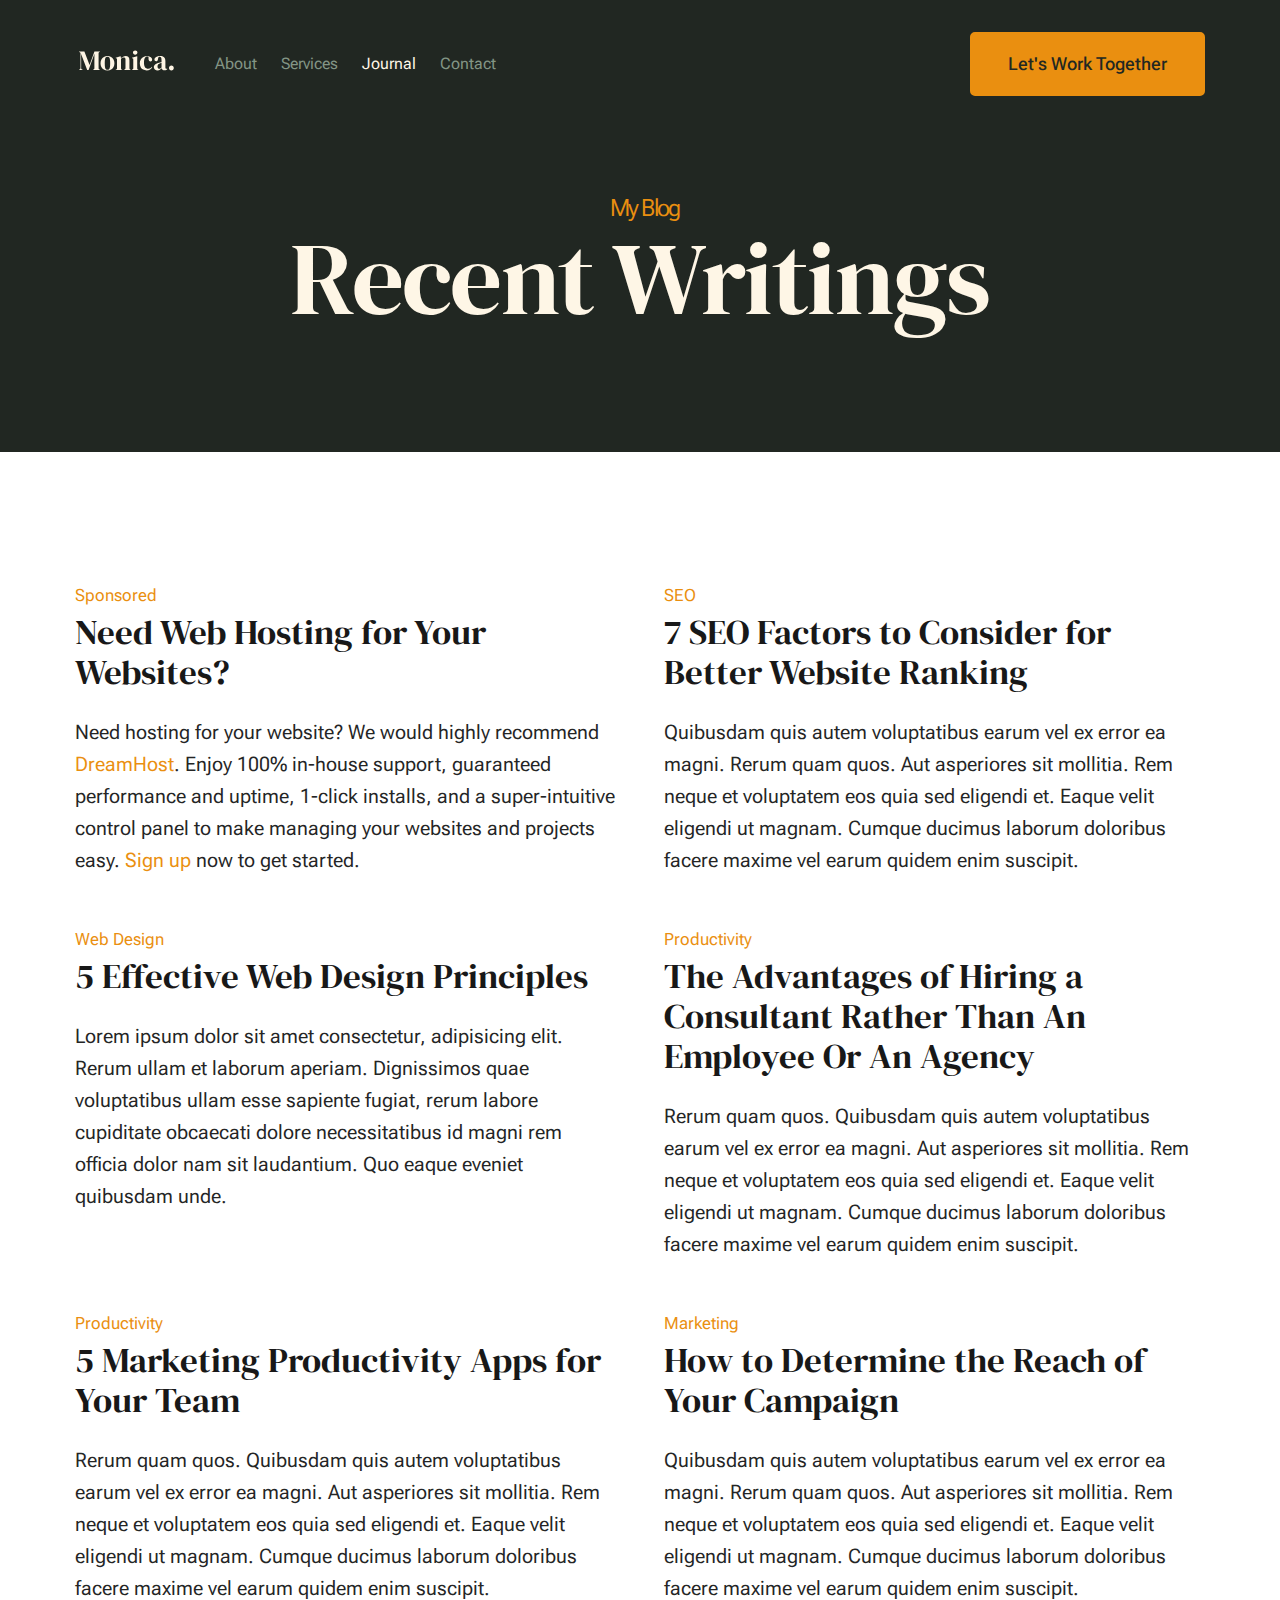
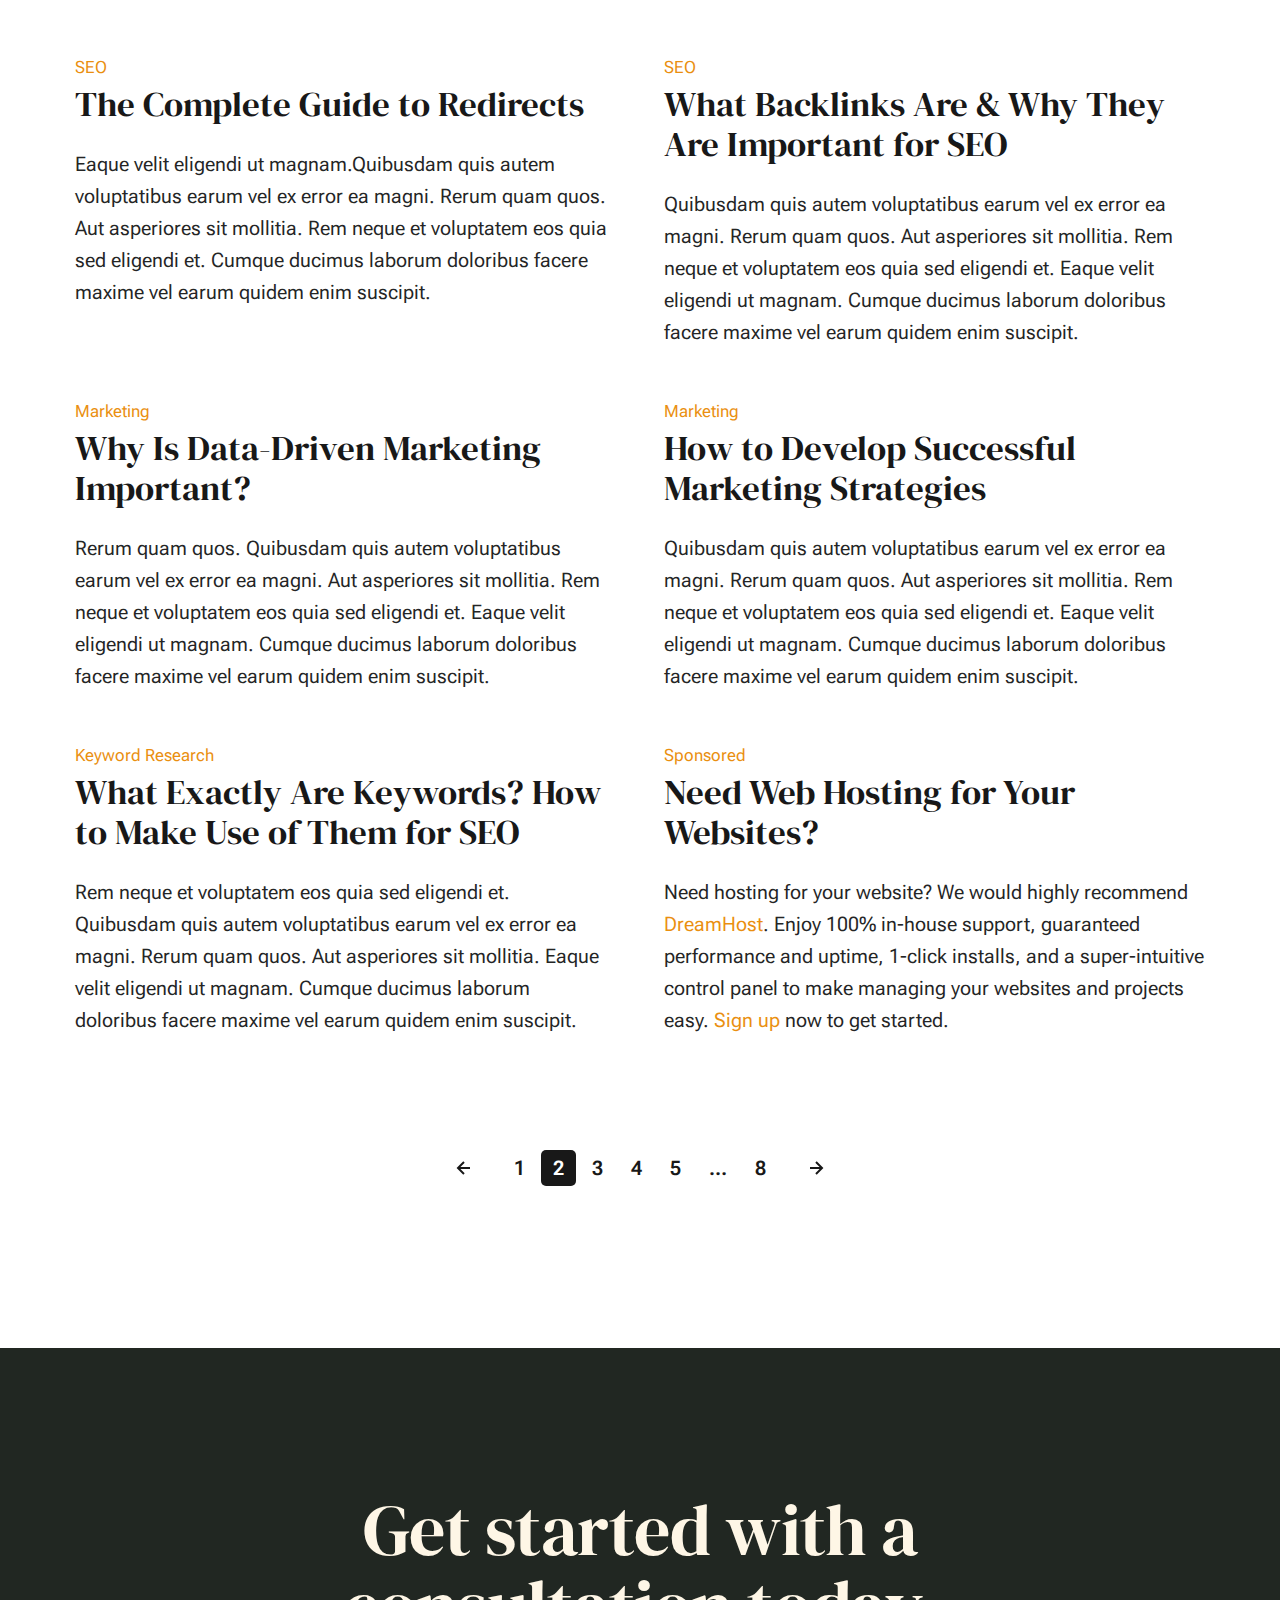
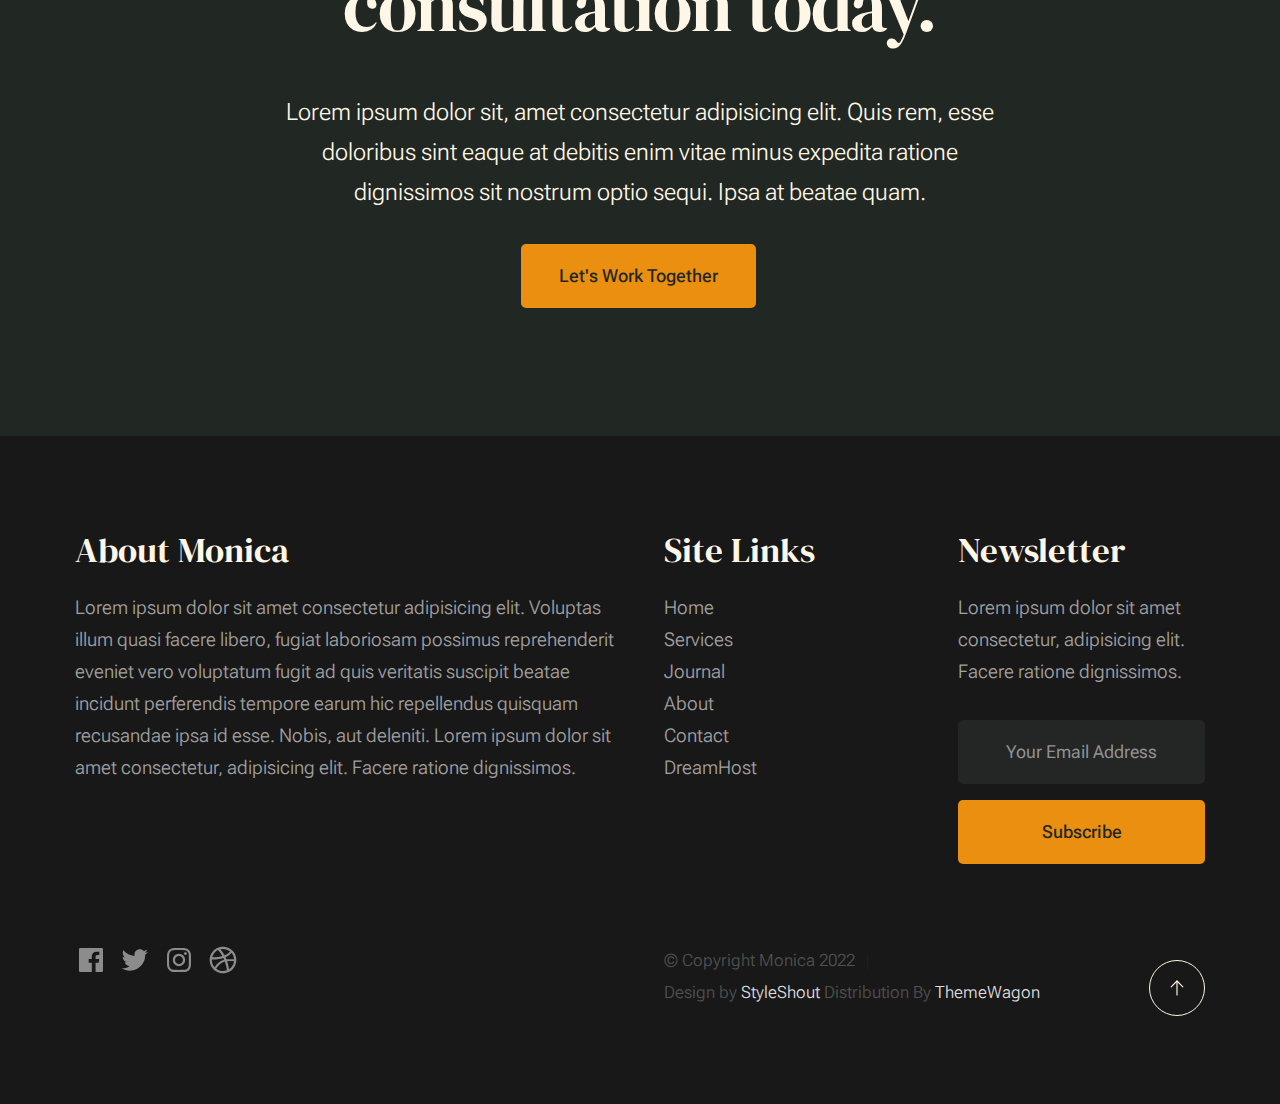
<file: blog.html>
<!DOCTYPE html>
<html lang="en" class="no-js" >
<head>

    <!--- basic page needs
    ================================================== -->
    <meta charset="utf-8">
    <meta name="viewport" content="width=device-width, initial-scale=1">
    <title>Blog - Monica</title>

    <script>
        document.documentElement.classList.remove('no-js');
        document.documentElement.classList.add('js');
    </script>

    <!-- CSS
    ================================================== -->
    <link rel="stylesheet" href="css/vendor.css">
    <link rel="stylesheet" href="css/styles.css">

    <!-- favicons
    ================================================== -->
    <link rel="apple-touch-icon" sizes="180x180" href="apple-touch-icon.png">
    <link rel="icon" type="image/png" sizes="32x32" href="favicon-32x32.png">
    <link rel="icon" type="image/png" sizes="16x16" href="favicon-16x16.png">
    <link rel="manifest" href="site.webmanifest">

</head>


<body id="top">


    <!-- preloader
    ================================================== -->
    <div id="preloader">
        <div id="loader" class="dots-fade">
            <div></div>
            <div></div>
            <div></div>
        </div>
    </div>


    <!-- page wrap
    ================================================== -->
    <div id="page" class="s-pagewrap">

        <!-- # site header 
        ================================================== -->
        <header class="s-header">

            <div class="row s-header__inner width-sixteen-col">

                <div class="s-header__block">
                    <div class="s-header__logo">
                        <a class="logo" href="index.html">
                            <img src="images/logo.svg" alt="Homepage">
                        </a>
                    </div>

                    <a class="s-header__menu-toggle" href="#0"><span>Menu</span></a>
                </div> <!-- end s-header__block -->

                <nav class="s-header__nav">
    
                    <ul class="s-header__menu-links">
                        <li><a href="about.html">About</a></li>
                        <li><a href="services.html">Services</a></li>
                        <li class="current"><a href="blog.html">Journal</a></li>
                        <li><a href="contact.html">Contact</a></li>
                    </ul> <!-- s-header__menu-links -->

                    <div class="s-header__contact">
                        <a href="contact.html" class="btn btn--primary s-header__contact-btn">Let's Work Together</a>                        
                    </div> <!-- s-header__contact -->
    
                </nav> <!-- end s-header__nav -->

            </div> <!-- end s-header__inner -->

        </header> <!-- end s-header -->


        <!-- # site main content
        ================================================== -->
        <section id="content" class="s-content">

               <section class="s-pageheader pageheader">
                    <div class="row">
                        <div class="column xl-12">
                            <h1 class="page-title">
                                <span class="page-title__small-type text-pretitle">My Blog</span>
                                Recent Writings
                            </h1>
                        </div>
                    </div>
               </section>   

               <section class="s-pagecontent pagecontent">

                    <div class="row">
                        <div class="column xl-12 grid-block">          
        
                            <!-- <div class="grid-full">         -->
                                <div class="grid-full grid-list-items">

                                    <div class="grid-list-items__item blog-card">
                                        <div class="blog-card__header">
                                            <div class="blog-card__cat-links">
                                                <a href="blog.html">Sponsored</a>
                                            </div>
                                            <h3 class="blog-card__title"><a href="https://www.dreamhost.com/r.cgi?287326">Need Web Hosting for Your Websites?</a></h3>
                                        </div>
                                        <div class="blog-card__text">
                                            <p>
                                            Need hosting for your website? We would highly recommend <a href="https://www.dreamhost.com/r.cgi?287326">DreamHost</a>.
                                            Enjoy 100% in-house support, guaranteed performance and uptime, 1-click installs, and a super-intuitive control 
                                            panel to make managing your websites and projects easy. <a href="https://www.dreamhost.com/r.cgi?287326">Sign up</a> now to get started.
                                            </p>
                                        </div>
                                    </div> <!-- end blog-card -->
                                    <div class="grid-list-items__item blog-card">
                                        <div class="blog-card__header">
                                            <div class="blog-card__cat-links">
                                                <a href="blog.html">SEO</a>
                                            </div>
                                            <h3 class="blog-card__title"><a href="single.html">7 SEO Factors to Consider for Better Website Ranking</a></h3>
                                        </div>
                                        <div class="blog-card__text">
                                            <p>
                                            Quibusdam quis autem voluptatibus earum vel ex error ea magni. Rerum quam quos. Aut asperiores 
                                            sit mollitia. Rem neque et voluptatem eos quia sed eligendi et. Eaque velit eligendi ut 
                                            magnam. Cumque ducimus laborum doloribus facere maxime vel earum quidem enim suscipit.
                                            </p>
                                        </div>
                                    </div> <!-- end blog-card -->
                                    <div class="grid-list-items__item blog-card">
                                        <div class="blog-card__header">
                                            <div class="blog-card__cat-links">
                                                <a href="blog.html">Web Design</a>
                                            </div>
                                            <h3 class="blog-card__title"><a href="single.html">5 Effective Web Design Principles</a></h3>
                                        </div>
                                        <div class="blog-card__text">
                                            <p>
                                            Lorem ipsum dolor sit amet consectetur, adipisicing elit. Rerum ullam et laborum aperiam. 
                                            Dignissimos quae voluptatibus ullam esse sapiente fugiat, rerum labore cupiditate obcaecati 
                                            dolore necessitatibus id magni rem officia dolor nam sit laudantium. Quo eaque eveniet quibusdam unde. 
                                            </p>
                                        </div>
                                    </div> <!-- end blog card -->
                                    <div class="grid-list-items__item blog-card">
                                        <div class="blog-card__header">
                                            <div class="blog-card__cat-links">
                                                <a href="blog.html">Productivity</a>
                                            </div>
                                            <h3 class="blog-card__title"><a href="single.html">The Advantages of Hiring a Consultant Rather Than An Employee Or An Agency</a></h3>
                                        </div>
                                        <div class="blog-card__text">
                                            <p>
                                            Rerum quam quos. Quibusdam quis autem voluptatibus earum vel ex error ea magni. Aut asperiores 
                                            sit mollitia. Rem neque et voluptatem eos quia sed eligendi et. Eaque velit eligendi ut 
                                            magnam. Cumque ducimus laborum doloribus facere maxime vel earum quidem enim suscipit.
                                            </p>
                                        </div>
                                    </div> <!-- end blog-card -->
                                    <div class="grid-list-items__item blog-card">
                                        <div class="blog-card__header">
                                            <div class="blog-card__cat-links">
                                                <a href="blog.html">Productivity</a>
                                            </div>
                                            <h3 class="blog-card__title"><a href="single.html">5 Marketing Productivity Apps for Your Team</a></h3>
                                        </div>
                                        <div class="blog-card__text">
                                            <p>
                                            Rerum quam quos. Quibusdam quis autem voluptatibus earum vel ex error ea magni. Aut asperiores 
                                            sit mollitia. Rem neque et voluptatem eos quia sed eligendi et. Eaque velit eligendi ut 
                                            magnam. Cumque ducimus laborum doloribus facere maxime vel earum quidem enim suscipit.
                                            </p>
                                        </div>
                                    </div> <!-- end blog-card -->
                                    <div class="grid-list-items__item blog-card">
                                        <div class="blog-card__header">
                                            <div class="blog-card__cat-links">
                                                <a href="blog.html">Marketing</a>
                                            </div>
                                            <h3 class="blog-card__title"><a href="single.html">How to Determine the Reach of Your Campaign</a></h3>
                                        </div>
                                        <div class="blog-card__text">
                                            <p>
                                            Quibusdam quis autem voluptatibus earum vel ex error ea magni. Rerum quam quos. Aut asperiores 
                                            sit mollitia. Rem neque et voluptatem eos quia sed eligendi et. Eaque velit eligendi ut 
                                            magnam. Cumque ducimus laborum doloribus facere maxime vel earum quidem enim suscipit.
                                            </p>
                                        </div>
                                    </div> <!-- end blog-card -->
                                    <div class="grid-list-items__item blog-card">
                                        <div class="blog-card__header">
                                            <div class="blog-card__cat-links">
                                                <a href="blog.html">SEO</a>
                                            </div>
                                            <h3 class="blog-card__title"><a href="single.html">The Complete Guide to Redirects</a></h3>
                                        </div>
                                        <div class="blog-card__text">
                                            <p>
                                            Eaque velit eligendi ut magnam.Quibusdam quis autem voluptatibus earum vel 
                                            ex error ea magni. Rerum quam quos. Aut asperiores sit mollitia. Rem neque et 
                                            voluptatem eos quia sed eligendi et. Cumque ducimus laborum doloribus facere maxime 
                                            vel earum quidem enim suscipit.
                                            </p>
                                        </div>
                                    </div> <!-- end blog card -->
                                    <div class="grid-list-items__item blog-card">
                                        <div class="blog-card__header">
                                            <div class="blog-card__cat-links">
                                                <a href="blog.html">SEO</a>
                                            </div>
                                            <h3 class="blog-card__title"><a href="single.html">What Backlinks Are & Why They Are Important for SEO</a></h3>
                                        </div>
                                        <div class="blog-card__text">
                                            <p>
                                            Quibusdam quis autem voluptatibus earum vel ex error ea magni. Rerum quam quos. Aut asperiores 
                                            sit mollitia. Rem neque et voluptatem eos quia sed eligendi et. Eaque velit eligendi ut 
                                            magnam. Cumque ducimus laborum doloribus facere maxime vel earum quidem enim suscipit.
                                            </p>
                                        </div>
                                    </div> <!-- end blog-card -->
                                    <div class="grid-list-items__item blog-card">
                                        <div class="blog-card__header">
                                            <div class="blog-card__cat-links">
                                                <a href="blog.html">Marketing</a>
                                            </div>
                                            <h3 class="blog-card__title"><a href="single.html">Why Is Data-Driven Marketing Important?</a></h3>
                                        </div>
                                        <div class="blog-card__text">
                                            <p>
                                            Rerum quam quos. Quibusdam quis autem voluptatibus earum vel ex error ea magni. Aut asperiores 
                                            sit mollitia. Rem neque et voluptatem eos quia sed eligendi et. Eaque velit eligendi ut 
                                            magnam. Cumque ducimus laborum doloribus facere maxime vel earum quidem enim suscipit.
                                            </p>
                                        </div>
                                    </div> <!-- end blog card -->
                                    <div class="grid-list-items__item blog-card">
                                        <div class="blog-card__header">
                                            <div class="blog-card__cat-links">
                                                <a href="blog.html">Marketing</a>
                                            </div>
                                            <h3 class="blog-card__title"><a href="single.html">How to Develop Successful Marketing Strategies</a></h3>
                                        </div>
                                        <div class="blog-card__text">
                                            <p>
                                            Quibusdam quis autem voluptatibus earum vel ex error ea magni. Rerum quam quos. Aut asperiores 
                                            sit mollitia. Rem neque et voluptatem eos quia sed eligendi et. Eaque velit eligendi ut 
                                            magnam. Cumque ducimus laborum doloribus facere maxime vel earum quidem enim suscipit.
                                            </p>
                                        </div>
                                    </div> <!-- end blog-card -->
                                    <div class="grid-list-items__item blog-card">
                                        <div class="blog-card__header">
                                            <div class="blog-card__cat-links">
                                                <a href="blog.html">Keyword Research</a>
                                            </div>
                                            <h3 class="blog-card__title"><a href="single.html">What Exactly Are Keywords? How to Make Use of Them for SEO</a></h3>
                                        </div>
                                        <div class="blog-card__text">
                                            <p>
                                            Rem neque et voluptatem eos quia sed eligendi et. Quibusdam quis autem voluptatibus earum vel ex error ea magni. 
                                            Rerum quam quos. Aut asperiores sit mollitia. Eaque velit eligendi ut 
                                            magnam. Cumque ducimus laborum doloribus facere maxime vel earum quidem enim suscipit.
                                            </p>
                                        </div>
                                    </div> <!-- end blog-card -->
                                    <div class="grid-list-items__item blog-card">
                                        <div class="blog-card__header">
                                            <div class="blog-card__cat-links">
                                                <a href="blog.html">Sponsored</a>
                                            </div>
                                            <h3 class="blog-card__title"><a href="https://www.dreamhost.com/r.cgi?287326">Need Web Hosting for Your Websites?</a></h3>
                                        </div>
                                        <div class="blog-card__text">
                                            <p>
                                            Need hosting for your website? We would highly recommend <a href="https://www.dreamhost.com/r.cgi?287326">DreamHost</a>.
                                            Enjoy 100% in-house support, guaranteed performance and uptime, 1-click installs, and a super-intuitive control 
                                            panel to make managing your websites and projects easy. <a href="https://www.dreamhost.com/r.cgi?287326">Sign up</a> now to get started.
                                            </p>
                                        </div>
                                    </div> <!-- end blog card -->
        
                                </div> <!-- grid-list-items -->
                            <!-- </div>     -->

                        </div> <!-- end grid-block-->
                    </div> <!-- end row -->

                    <!-- pagination -->
                    <div class="row navigation pagination">
                        <div class="column xl-12">
                            <nav class="pgn">
                                <ul>
                                    <li>
                                        <a class="pgn__prev" href="#0">
                                            <svg xmlns="http://www.w3.org/2000/svg" width="24" height="24" viewBox="0 0 24 24"><path d="M12.707 17.293L8.414 13H18v-2H8.414l4.293-4.293-1.414-1.414L4.586 12l6.707 6.707z"/></svg>
                                        </a>
                                    </li>
                                    <li><a class="pgn__num" href="#0">1</a></li>
                                    <li><span class="pgn__num current">2</span></li>
                                    <li><a class="pgn__num" href="#0">3</a></li>
                                    <li><a class="pgn__num" href="#0">4</a></li>
                                    <li><a class="pgn__num" href="#0">5</a></li>
                                    <li><span class="pgn__num dots">…</span></li>
                                    <li><a class="pgn__num" href="#0">8</a></li>
                                    <li>
                                        <a class="pgn__next" href="#0">
                                            <svg xmlns="http://www.w3.org/2000/svg" width="24" height="24" viewBox="0 0 24 24"><path d="M11.293 17.293l1.414 1.414L19.414 12l-6.707-6.707-1.414 1.414L15.586 11H6v2h9.586z"/></svg>
                                        </a>
                                    </li>
                                </ul>
                            </nav>
                        </div> <!-- end column -->
                    </div> <!-- end pagination -->

               </section>

        </section> <!-- s-content-->

        <!-- # cta
        ================================================== -->
        <section id="cta" class="s-cta">

            <div class="row row-x-center text-center">
                <div class="column xl-8 lg-12">

                    <div class="s-cta__content">
                        <h2 class="text-display-title">
                        Get started with a consultation today.
                        </h2>
                        <p class="lead">
                        Lorem ipsum dolor sit, amet consectetur adipisicing elit. Quis rem, esse doloribus sint eaque at debitis enim vitae minus expedita ratione dignissimos sit nostrum optio sequi. Ipsa at beatae quam.
                        </p>
                        <a href="contact.html" class="btn btn--primary">Let's Work Together</a>
                    </div>

                </div>
            </div>

        </section> <!-- end s-cta -->


        <!-- # footer 
        ================================================== -->
        <footer class="s-footer">
            <div class="row s-footer__content">
                <div class="column xl-6 lg-6 md-12 s-footer__block s-footer__about">                    
                    <h3>About Monica</h3>
                    <p>
                    Lorem ipsum dolor sit amet consectetur adipisicing elit. Voluptas illum quasi facere libero, 
                    fugiat laboriosam possimus reprehenderit eveniet vero voluptatum fugit ad quis veritatis suscipit beatae 
                    incidunt perferendis tempore earum hic repellendus quisquam recusandae ipsa id esse. Nobis, aut deleniti.
                    Lorem ipsum dolor sit amet consectetur, adipisicing elit. Facere ratione dignissimos.
                    </p>               
                </div>                
                <div class="column xl-3 lg-6 md-12 s-footer__block s-footer__site-links">
                    <h3>Site Links</h3>
                    <ul class="link-list">
                        <li><a href="index.html">Home</a></li>
                        <li><a href="services.html">Services</a></li>
                        <li><a href="blog.html">Journal</a></li>
                        <li><a href="about.html">About</a></li>
                        <li><a href="contact.html">Contact</a></li>
                        <li><a href="https://www.dreamhost.com/r.cgi?287326">DreamHost</a></li>
                    </ul>
                </div>
                <div class="column xl-3 lg-6 md-12 tab-12 s-footer__block s-footer__newsletter">
                    <h3>Newsletter</h3>

                    <p>
                    Lorem ipsum dolor sit amet consectetur, adipisicing elit. Facere ratione dignissimos.
                    </p>

                    <div class="subscribe-form">
                        <form id="mc-form" class="mc-form">
                            <input type="email" name="EMAIL" id="mce-EMAIL" class="u-fullwidth text-center" placeholder="Your Email Address" title="The domain portion of the email address is invalid (the portion after the @)." pattern="^([^\x00-\x20\x22\x28\x29\x2c\x2e\x3a-\x3c\x3e\x40\x5b-\x5d\x7f-\xff]+|\x22([^\x0d\x22\x5c\x80-\xff]|\x5c[\x00-\x7f])*\x22)(\x2e([^\x00-\x20\x22\x28\x29\x2c\x2e\x3a-\x3c\x3e\x40\x5b-\x5d\x7f-\xff]+|\x22([^\x0d\x22\x5c\x80-\xff]|\x5c[\x00-\x7f])*\x22))*\x40([^\x00-\x20\x22\x28\x29\x2c\x2e\x3a-\x3c\x3e\x40\x5b-\x5d\x7f-\xff]+|\x5b([^\x0d\x5b-\x5d\x80-\xff]|\x5c[\x00-\x7f])*\x5d)(\x2e([^\x00-\x20\x22\x28\x29\x2c\x2e\x3a-\x3c\x3e\x40\x5b-\x5d\x7f-\xff]+|\x5b([^\x0d\x5b-\x5d\x80-\xff]|\x5c[\x00-\x7f])*\x5d))*(\.\w{2,})+$" required>
                            <input type="submit" name="subscribe" value="Subscribe" class="btn btn--primary btn--small u-fullwidth">
                            <!-- <div style="position: absolute; left: -5000px;" aria-hidden="true"><input type="text" name="b_cdb7b577e41181934ed6a6a44_9a91cfe7b3" tabindex="-1" value=""></div> -->
                            <div class="mc-status"></div>
                        </form>
                    </div>
                </div>
            </div>    
            
            <div class="row s-footer__bottom">
                <div class="column xl-6 lg-12">
                    <ul class="s-footer__social social-list">
                        <li>
                            <a href="#0">
                                <svg xmlns="http://www.w3.org/2000/svg" width="24" height="24" viewBox="0 0 24 24" style="fill:rgba(0, 0, 0, 1);transform:;-ms-filter:"><path d="M20,3H4C3.447,3,3,3.448,3,4v16c0,0.552,0.447,1,1,1h8.615v-6.96h-2.338v-2.725h2.338v-2c0-2.325,1.42-3.592,3.5-3.592 c0.699-0.002,1.399,0.034,2.095,0.107v2.42h-1.435c-1.128,0-1.348,0.538-1.348,1.325v1.735h2.697l-0.35,2.725h-2.348V21H20 c0.553,0,1-0.448,1-1V4C21,3.448,20.553,3,20,3z"></path></svg>
                                <span class="u-screen-reader-text">Facebook</span>
                            </a>
                        </li>
                        <li>
                            <a href="#0">
                                <svg xmlns="http://www.w3.org/2000/svg" width="24" height="24" viewBox="0 0 24 24" style="fill:rgba(0, 0, 0, 1);transform:;-ms-filter:"><path d="M19.633,7.997c0.013,0.175,0.013,0.349,0.013,0.523c0,5.325-4.053,11.461-11.46,11.461c-2.282,0-4.402-0.661-6.186-1.809 c0.324,0.037,0.636,0.05,0.973,0.05c1.883,0,3.616-0.636,5.001-1.721c-1.771-0.037-3.255-1.197-3.767-2.793 c0.249,0.037,0.499,0.062,0.761,0.062c0.361,0,0.724-0.05,1.061-0.137c-1.847-0.374-3.23-1.995-3.23-3.953v-0.05 c0.537,0.299,1.16,0.486,1.82,0.511C3.534,9.419,2.823,8.184,2.823,6.787c0-0.748,0.199-1.434,0.548-2.032 c1.983,2.443,4.964,4.04,8.306,4.215c-0.062-0.3-0.1-0.611-0.1-0.923c0-2.22,1.796-4.028,4.028-4.028 c1.16,0,2.207,0.486,2.943,1.272c0.91-0.175,1.782-0.512,2.556-0.973c-0.299,0.935-0.936,1.721-1.771,2.22 c0.811-0.088,1.597-0.312,2.319-0.624C21.104,6.712,20.419,7.423,19.633,7.997z"></path></svg>
                                <span class="u-screen-reader-text">Twitter</span>
                            </a>
                        </li>
                        <li>
                            <a href="#0">
                                <svg xmlns="http://www.w3.org/2000/svg" width="24" height="24" viewBox="0 0 24 24" style="fill:rgba(0, 0, 0, 1);transform:;-ms-filter:"><path d="M11.999,7.377c-2.554,0-4.623,2.07-4.623,4.623c0,2.554,2.069,4.624,4.623,4.624c2.552,0,4.623-2.07,4.623-4.624 C16.622,9.447,14.551,7.377,11.999,7.377L11.999,7.377z M11.999,15.004c-1.659,0-3.004-1.345-3.004-3.003 c0-1.659,1.345-3.003,3.004-3.003s3.002,1.344,3.002,3.003C15.001,13.659,13.658,15.004,11.999,15.004L11.999,15.004z"></path><circle cx="16.806" cy="7.207" r="1.078"></circle><path d="M20.533,6.111c-0.469-1.209-1.424-2.165-2.633-2.632c-0.699-0.263-1.438-0.404-2.186-0.42 c-0.963-0.042-1.268-0.054-3.71-0.054s-2.755,0-3.71,0.054C7.548,3.074,6.809,3.215,6.11,3.479C4.9,3.946,3.945,4.902,3.477,6.111 c-0.263,0.7-0.404,1.438-0.419,2.186c-0.043,0.962-0.056,1.267-0.056,3.71c0,2.442,0,2.753,0.056,3.71 c0.015,0.748,0.156,1.486,0.419,2.187c0.469,1.208,1.424,2.164,2.634,2.632c0.696,0.272,1.435,0.426,2.185,0.45 c0.963,0.042,1.268,0.055,3.71,0.055s2.755,0,3.71-0.055c0.747-0.015,1.486-0.157,2.186-0.419c1.209-0.469,2.164-1.424,2.633-2.633 c0.263-0.7,0.404-1.438,0.419-2.186c0.043-0.962,0.056-1.267,0.056-3.71s0-2.753-0.056-3.71C20.941,7.57,20.801,6.819,20.533,6.111z M19.315,15.643c-0.007,0.576-0.111,1.147-0.311,1.688c-0.305,0.787-0.926,1.409-1.712,1.711c-0.535,0.199-1.099,0.303-1.67,0.311 c-0.95,0.044-1.218,0.055-3.654,0.055c-2.438,0-2.687,0-3.655-0.055c-0.569-0.007-1.135-0.112-1.669-0.311 c-0.789-0.301-1.414-0.923-1.719-1.711c-0.196-0.534-0.302-1.099-0.311-1.669c-0.043-0.95-0.053-1.218-0.053-3.654 c0-2.437,0-2.686,0.053-3.655c0.007-0.576,0.111-1.146,0.311-1.687c0.305-0.789,0.93-1.41,1.719-1.712 c0.534-0.198,1.1-0.303,1.669-0.311c0.951-0.043,1.218-0.055,3.655-0.055c2.437,0,2.687,0,3.654,0.055 c0.571,0.007,1.135,0.112,1.67,0.311c0.786,0.303,1.407,0.925,1.712,1.712c0.196,0.534,0.302,1.099,0.311,1.669 c0.043,0.951,0.054,1.218,0.054,3.655c0,2.436,0,2.698-0.043,3.654H19.315z"></path></svg>
                                <span class="u-screen-reader-text">Instagram</span>
                            </a>
                        </li>
                        <li>
                            <a href="#0">
                                <svg xmlns="http://www.w3.org/2000/svg" width="24" height="24" viewBox="0 0 24 24" style="fill: rgba(0, 0, 0, 1);transform: ;msFilter:;"><path d="M20.66 6.98a9.932 9.932 0 0 0-3.641-3.64C15.486 2.447 13.813 2 12 2s-3.486.447-5.02 1.34c-1.533.893-2.747 2.107-3.64 3.64S2 10.187 2 12s.446 3.487 1.34 5.02a9.924 9.924 0 0 0 3.641 3.64C8.514 21.553 10.187 22 12 22s3.486-.447 5.02-1.34a9.932 9.932 0 0 0 3.641-3.64C21.554 15.487 22 13.813 22 12s-.446-3.487-1.34-5.02zM12 3.66c2 0 3.772.64 5.32 1.919-.92 1.174-2.286 2.14-4.1 2.9-1.002-1.813-2.088-3.327-3.261-4.54A7.715 7.715 0 0 1 12 3.66zM5.51 6.8a8.116 8.116 0 0 1 2.711-2.22c1.212 1.201 2.325 2.7 3.34 4.5-2 .6-4.114.9-6.341.9-.573 0-1.006-.013-1.3-.04A8.549 8.549 0 0 1 5.51 6.8zM3.66 12c0-.054.003-.12.01-.2.007-.08.01-.146.01-.2.254.014.641.02 1.161.02 2.666 0 5.146-.367 7.439-1.1.187.373.381.793.58 1.26-1.32.293-2.674 1.006-4.061 2.14S6.4 16.247 5.76 17.5c-1.4-1.587-2.1-3.42-2.1-5.5zM12 20.34c-1.894 0-3.594-.587-5.101-1.759.601-1.187 1.524-2.322 2.771-3.401 1.246-1.08 2.483-1.753 3.71-2.02a29.441 29.441 0 0 1 1.56 6.62 8.166 8.166 0 0 1-2.94.56zm7.08-3.96a8.351 8.351 0 0 1-2.58 2.621c-.24-2.08-.7-4.107-1.379-6.081.932-.066 1.765-.1 2.5-.1.799 0 1.686.034 2.659.1a8.098 8.098 0 0 1-1.2 3.46zm-1.24-5c-1.16 0-2.233.047-3.22.14a27.053 27.053 0 0 0-.68-1.62c2.066-.906 3.532-2.006 4.399-3.3 1.2 1.414 1.854 3.027 1.96 4.84-.812-.04-1.632-.06-2.459-.06z"></path></svg>
                                <span class="u-screen-reader-text">Dribbble</span>
                            </a>
                        </li>
                    </ul> <!-- end s-footer__social -->
                </div>
                <div class="column xl-6 lg-12">
                    <p class="ss-copyright">
                        <span>© Copyright Monica 2022</span> 
                        <span>Design by <a href="https://www.styleshout.com/">StyleShout</a> Distribution By <a href="https://themewagon.com">ThemeWagon</a></span>
                    </p>
                </div>

                <div class="ss-go-top">
                    <a class="smoothscroll" title="Back to Top" href="#top">
                        <svg xmlns="http://www.w3.org/2000/svg" viewBox="0 0 24 24" width="36" height="36" fill="none" stroke="#ffffff" stroke-width="1" stroke-linecap="round" stroke-linejoin="round">&lt;!--!  Atomicons Free 1.00 by @atisalab License - https://atomicons.com/license/ (Icons: CC BY 4.0) Copyright 2021 Atomicons --&gt;<polyline points="17 11 12 6 7 11"></polyline><line x1="12" y1="18" x2="12" y2="6"></line></svg>
                    </a>
                </div> <!-- end ss-go-top -->
            </div>
            
        </footer> <!-- end s-footer -->

    </div> <!-- end page-wrap -->

    <!-- Java Script
    ================================================== -->
    <script src="js/plugins.js"></script>
    <script src="js/main.js"></script>

</body>
</html>
</file>
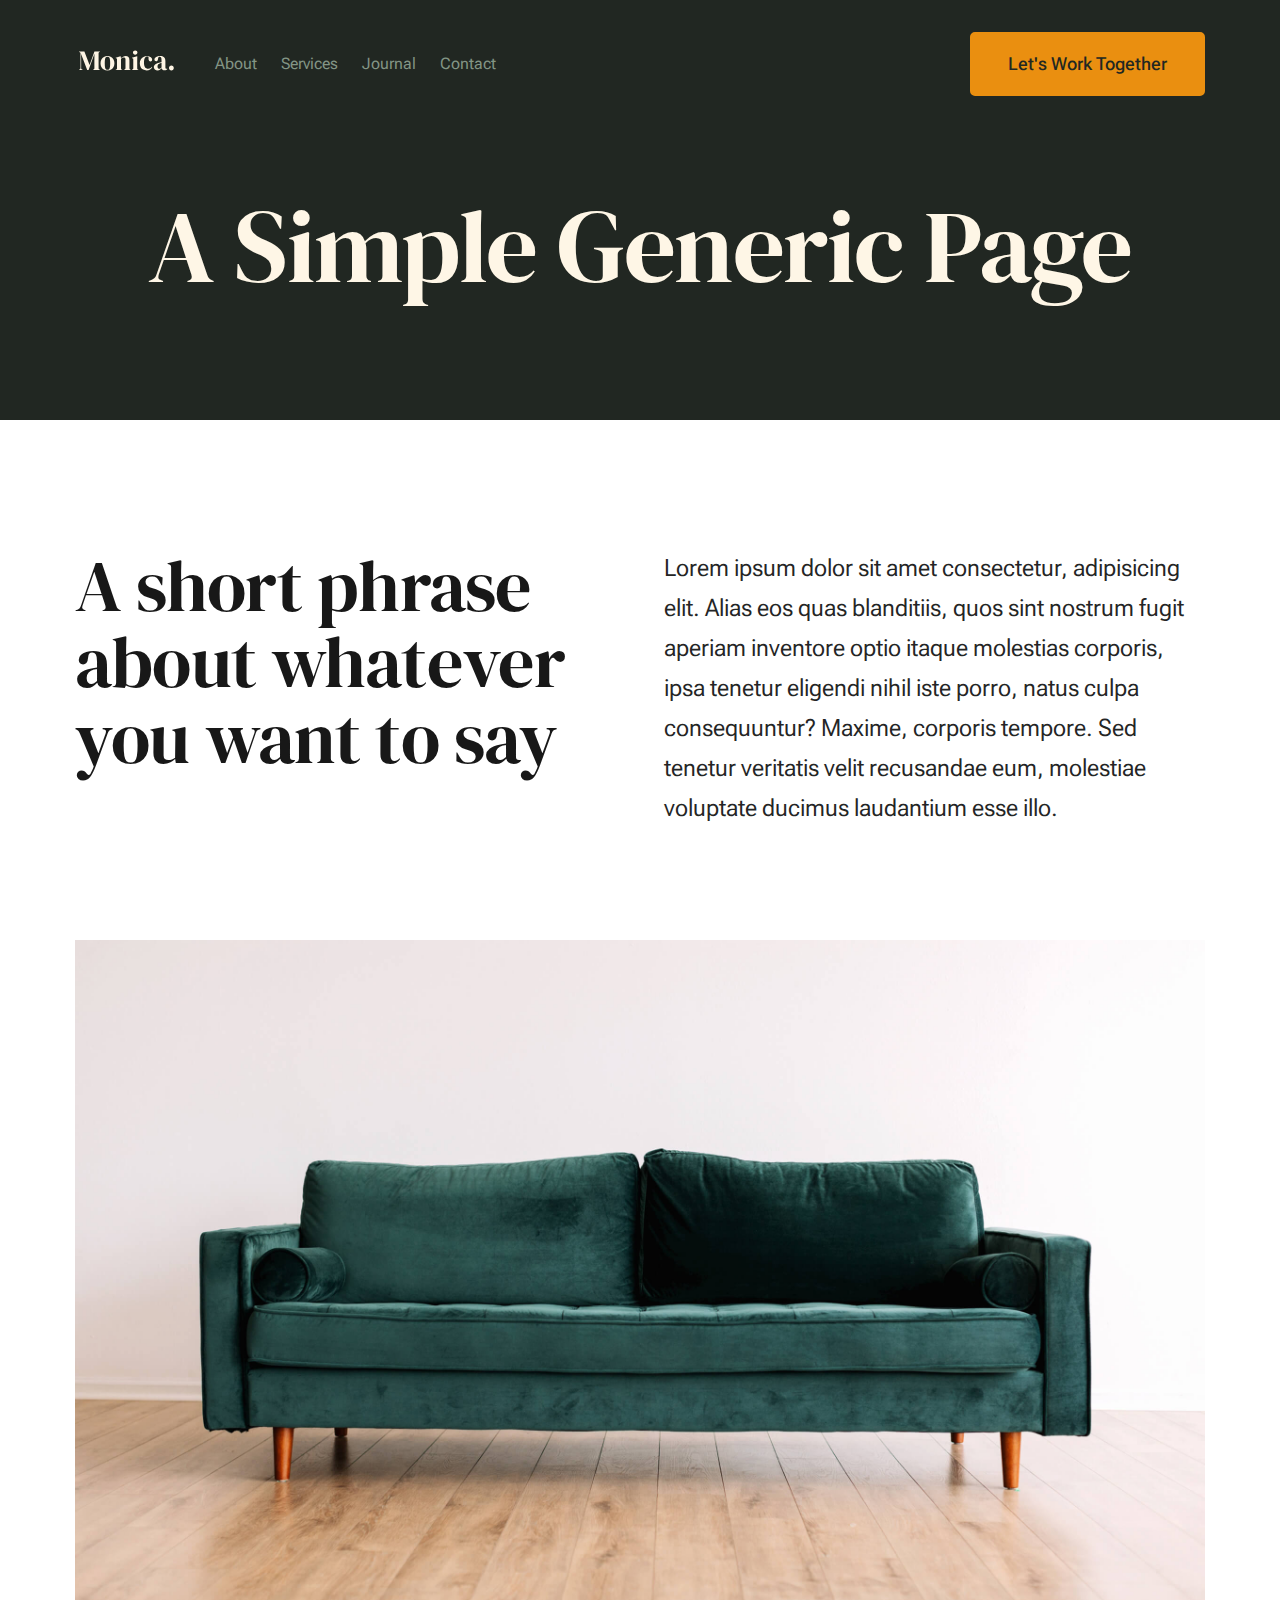
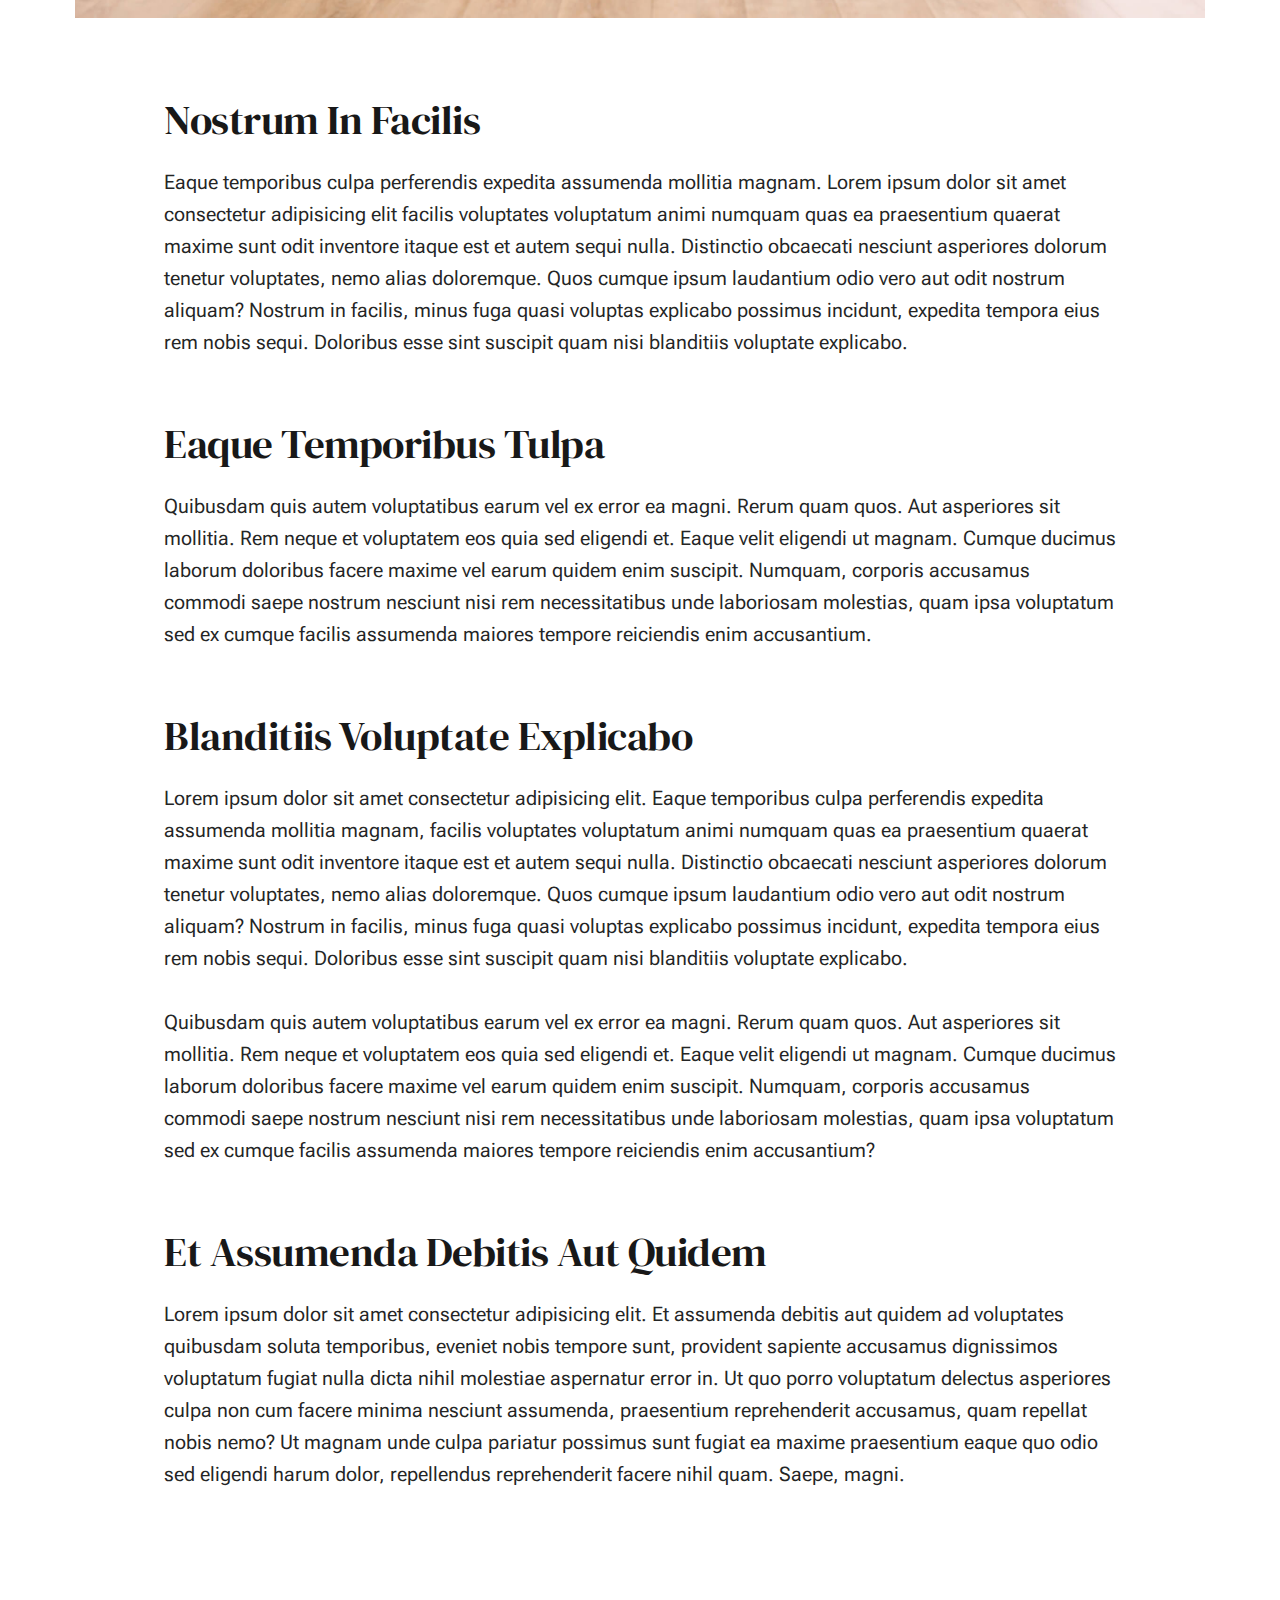
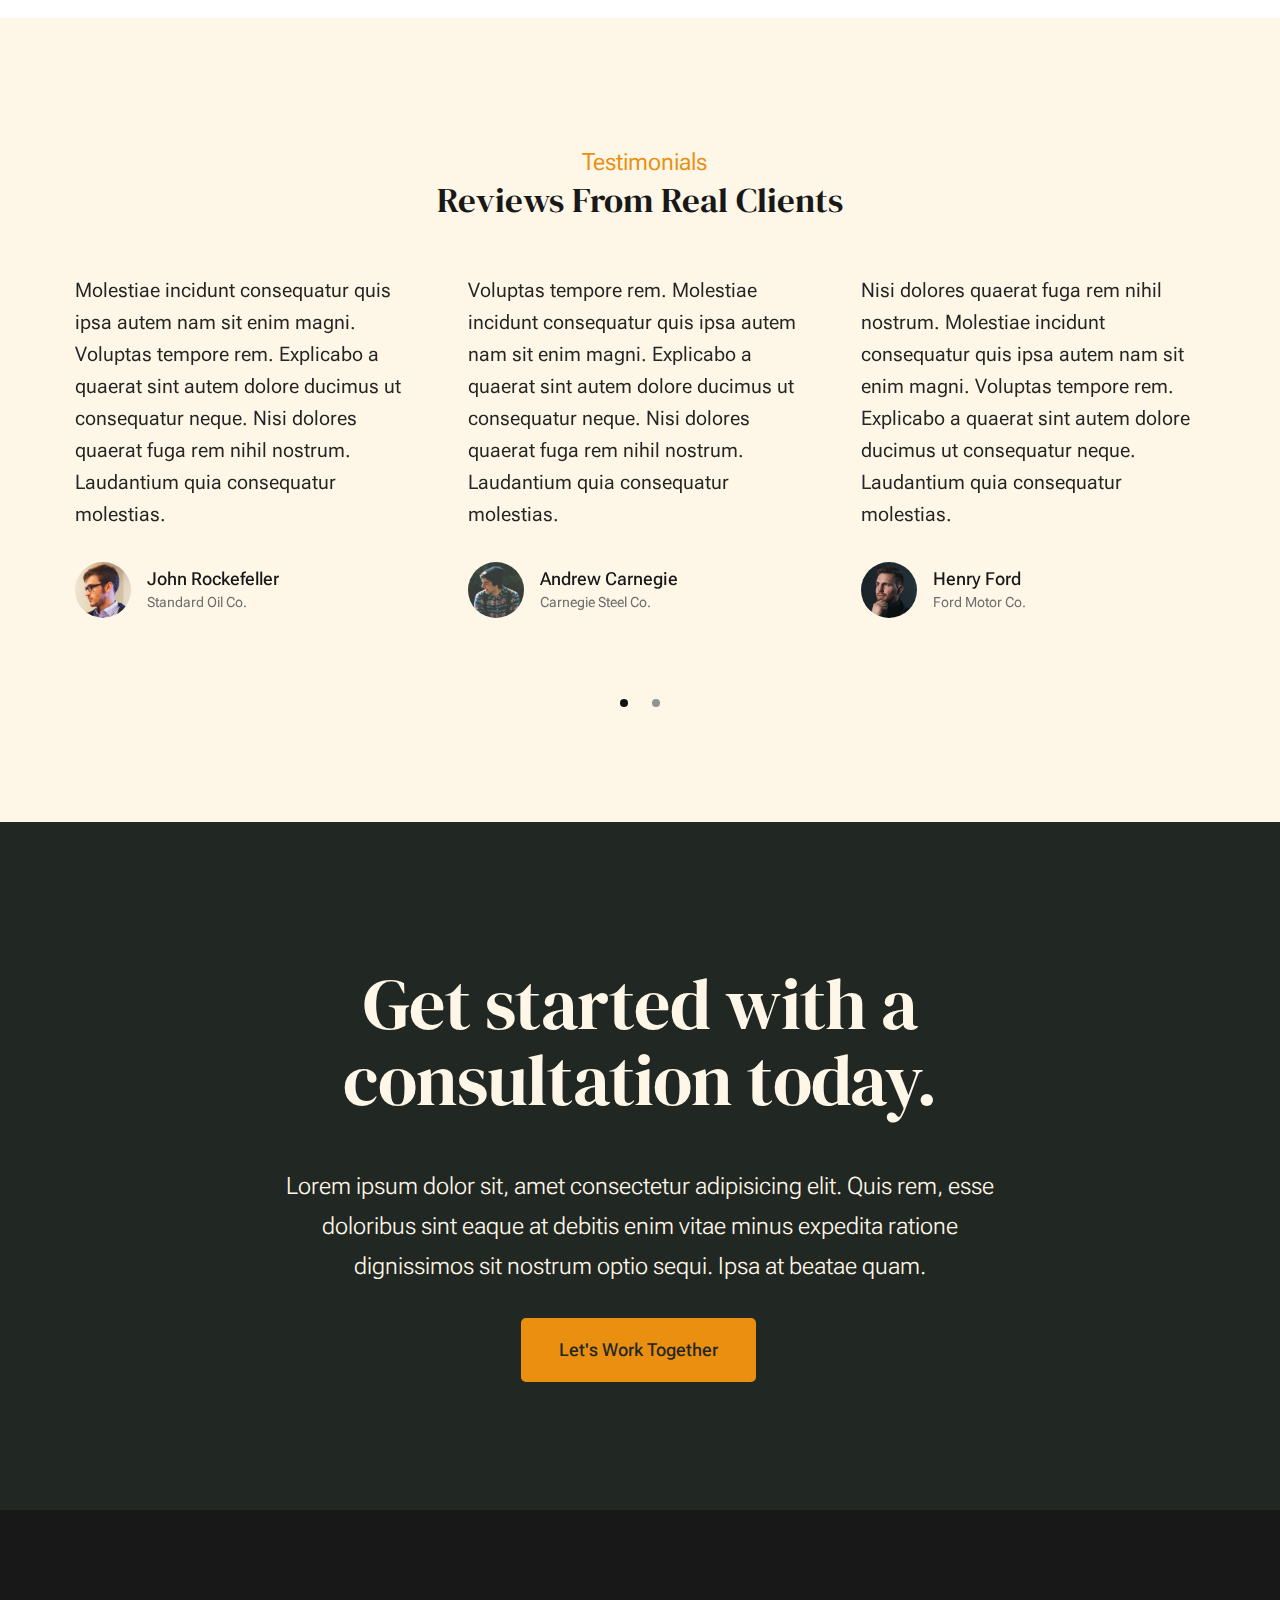
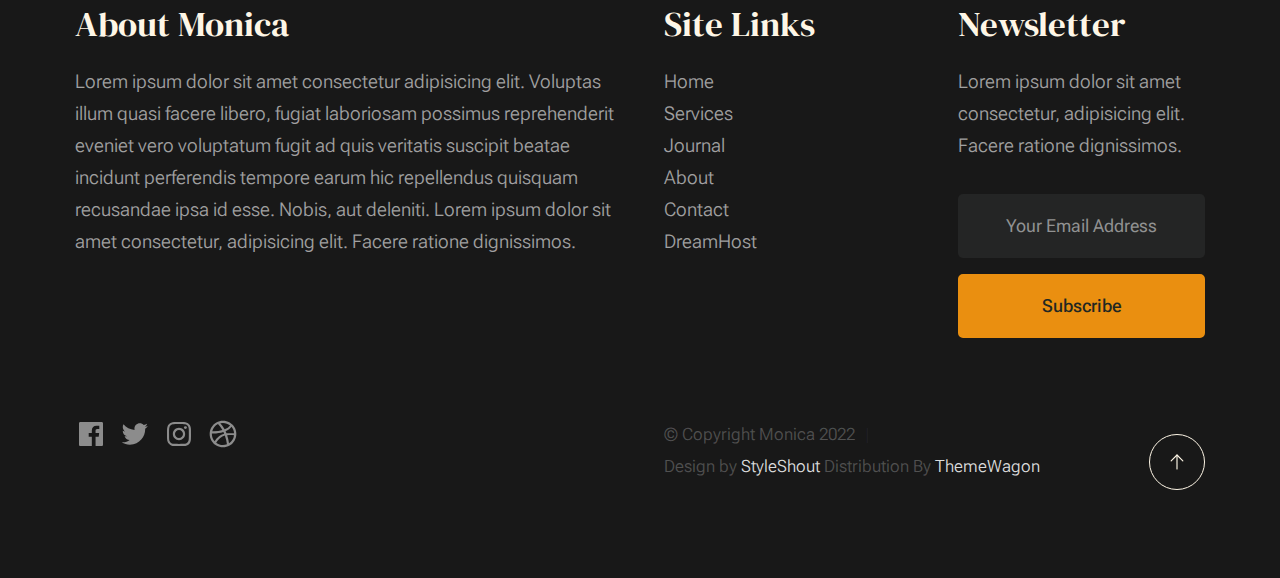
<file: generic.html>
<!DOCTYPE html>
<html lang="en" class="no-js" >
<head>

    <!--- basic page needs
    ================================================== -->
    <meta charset="utf-8">
    <meta name="viewport" content="width=device-width, initial-scale=1">
    <title>Generic - Monica</title>

    <script>
        document.documentElement.classList.remove('no-js');
        document.documentElement.classList.add('js');
    </script>

    <!-- CSS
    ================================================== -->
    <link rel="stylesheet" href="css/vendor.css">
    <link rel="stylesheet" href="css/styles.css">

    <!-- favicons
    ================================================== -->
    <link rel="apple-touch-icon" sizes="180x180" href="apple-touch-icon.png">
    <link rel="icon" type="image/png" sizes="32x32" href="favicon-32x32.png">
    <link rel="icon" type="image/png" sizes="16x16" href="favicon-16x16.png">
    <link rel="manifest" href="site.webmanifest">

</head>


<body id="top">


    <!-- preloader
    ================================================== -->
    <div id="preloader">
        <div id="loader" class="dots-fade">
            <div></div>
            <div></div>
            <div></div>
        </div>
    </div>


    <!-- page wrap
    ================================================== -->
    <div id="page" class="s-pagewrap">


        <!-- # site header 
        ================================================== -->
        <header class="s-header">

            <div class="row s-header__inner width-sixteen-col">

                <div class="s-header__block">
                    <div class="s-header__logo">
                        <a class="logo" href="index.html">
                            <img src="images/logo.svg" alt="Homepage">
                        </a>
                    </div>

                    <a class="s-header__menu-toggle" href="#0"><span>Menu</span></a>
                </div> <!-- end s-header__block -->

                <nav class="s-header__nav">
    
                    <ul class="s-header__menu-links">
                        <li><a href="about.html">About</a></li>
                        <li><a href="services.html">Services</a></li>
                        <li><a href="blog.html">Journal</a></li>
                        <li><a href="contact.html">Contact</a></li>
                    </ul> <!-- s-header__menu-links -->

                    <div class="s-header__contact">
                        <a href="contact.html" class="btn btn--primary s-header__contact-btn">Let's Work Together</a>                        
                    </div> <!-- s-header__contact -->
    
                </nav> <!-- end s-header__nav -->

            </div> <!-- end s-header__inner -->

        </header> <!-- end s-header -->


        <!-- # site main content
        ================================================== -->
        <section id="content" class="s-content">

               <section class="s-pageheader pageheader">
                    <div class="row">
                        <div class="column xl-12">
                            <h1 class="page-title">
                               A Simple Generic Page
                            </h1>
                            
                        </div>
                    </div>
               </section> <!-- end pageheader --> 

               <section class="s-pagecontent pagecontent">

                    <div class="row pageintro">
                        <div class="column xl-6 lg-12">
                            <h2 class="text-display-title">A short phrase about whatever you want to say</h2>
                        </div>
                        <div class="column xl-6 lg-12 u-flexitem-x-right">
                            <p class="lead">
                            Lorem ipsum dolor sit amet consectetur, adipisicing elit. Alias eos quas blanditiis, quos sint nostrum fugit aperiam 
                            inventore optio itaque molestias corporis, ipsa tenetur eligendi nihil iste porro, natus culpa consequuntur? Maxime, 
                            corporis tempore. Sed tenetur veritatis velit recusandae eum, molestiae voluptate ducimus laudantium esse illo. 
                            </p>
                        </div>                       
                    </div> <!-- end pageintro -->   
                    
                    <div class="row pagemedia">
                        <d class="column xl-12">
                            <figure class="page-media">                                
                                <img src="images/sample-1200.jpg" 
                                     srcset="images/sample-2400.jpg 2400w, 
                                             images/sample-1200.jpg 1200w, 
                                             images/sample-600.jpg 600w" sizes="(max-width: 2400px) 100vw, 2400px" alt="">
                            </figure>
                        </d>
                    </div> <!-- end pagemedia -->

                    <div class="row width-narrower pagemain">
                        <div class="column xl-12"> 

                            <h2>Nostrum In Facilis</h2>
                            <p>
                            Eaque temporibus culpa perferendis expedita assumenda mollitia magnam. Lorem ipsum dolor sit amet consectetur adipisicing elit
                            facilis voluptates voluptatum animi numquam quas ea praesentium quaerat maxime sunt odit inventore itaque est et autem sequi nulla. 
                            Distinctio obcaecati nesciunt asperiores dolorum tenetur voluptates, nemo alias doloremque. Quos cumque ipsum laudantium odio vero 
                            aut odit nostrum aliquam? Nostrum in facilis, minus fuga quasi voluptas explicabo possimus incidunt, expedita tempora eius rem nobis sequi. 
                            Doloribus esse sint suscipit quam nisi blanditiis voluptate explicabo.
                            </p>

                            <h2>Eaque Temporibus Tulpa</h2>

                            <p>
                            Quibusdam quis autem voluptatibus earum vel ex error ea magni. Rerum quam quos. Aut asperiores sit mollitia. Rem neque et voluptatem 
                            eos quia sed eligendi et. Eaque velit eligendi ut magnam. Cumque ducimus laborum doloribus facere maxime vel earum quidem enim suscipit. 
                            Numquam, corporis accusamus commodi saepe nostrum nesciunt nisi rem necessitatibus unde laboriosam molestias, quam ipsa voluptatum sed 
                            ex cumque facilis assumenda maiores tempore reiciendis enim accusantium.
                            </p>

                            <h2>Blanditiis Voluptate Explicabo</h2>
                            <p>
                            Lorem ipsum dolor sit amet consectetur adipisicing elit. Eaque temporibus culpa perferendis expedita assumenda mollitia magnam, 
                            facilis voluptates voluptatum animi numquam quas ea praesentium quaerat maxime sunt odit inventore itaque est et autem sequi nulla. 
                            Distinctio obcaecati nesciunt asperiores dolorum tenetur voluptates, nemo alias doloremque. Quos cumque ipsum laudantium odio vero aut 
                            odit nostrum aliquam? Nostrum in facilis, minus fuga quasi voluptas explicabo possimus incidunt, expedita tempora eius rem nobis sequi. 
                            Doloribus esse sint suscipit quam nisi blanditiis voluptate explicabo.
                            </p>

                            <p>
                            Quibusdam quis autem voluptatibus earum vel ex error ea magni. Rerum quam quos. Aut asperiores sit mollitia. Rem neque et voluptatem 
                            eos quia sed eligendi et. Eaque velit eligendi ut magnam. Cumque ducimus laborum doloribus facere maxime vel earum quidem enim suscipit. 
                            Numquam, corporis accusamus commodi saepe nostrum nesciunt nisi rem necessitatibus unde laboriosam molestias, quam ipsa voluptatum sed 
                            ex cumque facilis assumenda maiores tempore reiciendis enim accusantium?
                            </p>                   

                            <h2>Et Assumenda Debitis Aut Quidem</h2>
                            <p>
                            Lorem ipsum dolor sit amet consectetur adipisicing elit. Et assumenda debitis aut quidem ad voluptates quibusdam soluta temporibus, 
                            eveniet nobis tempore sunt, provident sapiente accusamus dignissimos voluptatum fugiat nulla dicta nihil molestiae aspernatur error in. 
                            Ut quo porro voluptatum delectus asperiores culpa non cum facere minima nesciunt assumenda, praesentium reprehenderit accusamus, quam 
                            repellat nobis nemo? Ut magnam unde culpa pariatur possimus sunt fugiat ea maxime praesentium eaque quo odio sed eligendi harum dolor, 
                            repellendus reprehenderit facere nihil quam. Saepe, magni.
                            </p>

                        </div> <!-- end grid-block-->
                    </div> <!-- end pagemain -->

               </section> <!-- pagecontent -->

               <section class="s-testimonials">

                    <div class="s-testimonials__header row row-x-center text-center">
                        <div class="column xl-8 lg-12">
        
                            <p class="text-pretitle">
                            Testimonials
                            </p>
                            <h3>
                            Reviews From Real Clients
                            </h3>                        
        
                        </div>
                    </div> <!--end s-testimonials__header -->

                    <div class="row s-testimonials__content">
                        <div class="column xl-12 testimonials">

                            <div class="swiper-container testimonials__slider page-slider">

                                <div class="swiper-wrapper">
                                    <div class="testimonials__slide swiper-slide">
                                        <p>
                                        Molestiae incidunt consequatur quis ipsa autem nam sit enim magni. Voluptas tempore rem. 
                                        Explicabo a quaerat sint autem dolore ducimus ut consequatur neque. Nisi dolores quaerat fuga rem nihil nostrum.
                                        Laudantium quia consequatur molestias.
                                        </p>
                                        <div class="testimonials__author">
                                            <img src="images/avatars/user-01.jpg" alt="Author image" class="testimonials__avatar">
                                            <cite class="testimonials__cite">
                                                <strong>John Rockefeller</strong>
                                                <span>Standard Oil Co.</span>
                                            </cite>
                                        </div>
                                    </div>
                                    <div class="testimonials__slide swiper-slide">
                                        <p>
                                        Voluptas tempore rem. Molestiae incidunt consequatur quis ipsa autem nam sit enim magni. 
                                        Explicabo a quaerat sint autem dolore ducimus ut consequatur neque. Nisi dolores quaerat fuga rem nihil nostrum.
                                        Laudantium quia consequatur molestias.
                                        </p>
                                        <div class="testimonials__author">
                                            <img src="images/avatars/user-04.jpg" alt="Author image" class="testimonials__avatar">
                                            <cite class="testimonials__cite">
                                                <strong>Andrew Carnegie</strong>
                                                <span>Carnegie Steel Co.</span>
                                            </cite>
                                        </div>
                                    </div>
                                    <div class="testimonials__slide swiper-slide">
                                        <p>
                                        Nisi dolores quaerat fuga rem nihil nostrum. Molestiae incidunt consequatur quis ipsa autem nam sit enim magni. 
                                        Voluptas tempore rem. Explicabo a quaerat sint autem dolore ducimus ut consequatur neque. 
                                        Laudantium quia consequatur molestias.
                                        </p>
                                        <div class="testimonials__author">
                                            <img src="images/avatars/user-06.jpg" alt="Author image" class="testimonials__avatar">
                                            <cite class="testimonials__cite">
                                                <strong>Henry Ford</strong>
                                                <span>Ford Motor Co.</span>
                                            </cite>
                                        </div>
                                    </div>
                                    <div class="testimonials__slide swiper-slide">
                                        <p>
                                        Molestiae incidunt consequatur quis ipsa autem nam sit enim magni. Voluptas tempore rem. 
                                        Explicabo a quaerat sint autem dolore ducimus ut consequatur neque. Nisi dolores quaerat fuga rem nihil nostrum.
                                        Laudantium quia consequatur molestias.
                                        </p>
                                        <div class="testimonials__author">
                                            <img src="images/avatars/user-02.jpg" alt="Author image" class="testimonials__avatar">
                                            <cite class="testimonials__cite">
                                                <strong>John Morgan</strong>
                                                <span>JP Morgan & Co.</span>
                                            </cite>
                                        </div>
                                    </div> 
                                </div> <!-- end swiper-wrapper --> 

                                <div class="swiper-pagination"></div>

                            </div> <!--end testimonials__slider --> 

                        </div> <!-- testimonials -->
                    </div> <!--end s-testimonials__content -->

               </section> <!-- end s-testimonials -->

        </section> <!-- s-content-->

        <!-- # cta
        ================================================== -->
        <section id="cta" class="s-cta">

            <div class="row row-x-center text-center">
                <div class="column xl-8 lg-12">

                    <div class="s-cta__content">
                        <h2 class="text-display-title">
                        Get started with a consultation today.
                        </h2>
                        <p class="lead">
                        Lorem ipsum dolor sit, amet consectetur adipisicing elit. Quis rem, esse doloribus sint eaque at debitis enim vitae minus expedita ratione dignissimos sit nostrum optio sequi. Ipsa at beatae quam.
                        </p>
                        <a href="contact.html" class="btn btn--primary">Let's Work Together</a>
                    </div>

                </div>
            </div>

        </section> <!-- end s-cta -->


        <!-- # footer 
        ================================================== -->
        <footer class="s-footer">
            <div class="row s-footer__content">
                <div class="column xl-6 lg-6 md-12 s-footer__block s-footer__about">                    
                    <h3>About Monica</h3>
                    <p>
                    Lorem ipsum dolor sit amet consectetur adipisicing elit. Voluptas illum quasi facere libero, 
                    fugiat laboriosam possimus reprehenderit eveniet vero voluptatum fugit ad quis veritatis suscipit beatae 
                    incidunt perferendis tempore earum hic repellendus quisquam recusandae ipsa id esse. Nobis, aut deleniti.
                    Lorem ipsum dolor sit amet consectetur, adipisicing elit. Facere ratione dignissimos.
                    </p>               
                </div>                
                <div class="column xl-3 lg-6 md-12 s-footer__block s-footer__site-links">
                    <h3>Site Links</h3>
                    <ul class="link-list">
                        <li><a href="index.html">Home</a></li>
                        <li><a href="services.html">Services</a></li>
                        <li><a href="blog.html">Journal</a></li>
                        <li><a href="about.html">About</a></li>
                        <li><a href="contact.html">Contact</a></li>
                        <li><a href="https://www.dreamhost.com/r.cgi?287326">DreamHost</a></li>
                    </ul>
                </div>
                <div class="column xl-3 lg-6 md-12 tab-12 s-footer__block s-footer__newsletter">
                    <h3>Newsletter</h3>

                    <p>
                    Lorem ipsum dolor sit amet consectetur, adipisicing elit. Facere ratione dignissimos.
                    </p>

                    <div class="subscribe-form">
                        <form id="mc-form" class="mc-form">
                            <input type="email" name="EMAIL" id="mce-EMAIL" class="u-fullwidth text-center" placeholder="Your Email Address" title="The domain portion of the email address is invalid (the portion after the @)." pattern="^([^\x00-\x20\x22\x28\x29\x2c\x2e\x3a-\x3c\x3e\x40\x5b-\x5d\x7f-\xff]+|\x22([^\x0d\x22\x5c\x80-\xff]|\x5c[\x00-\x7f])*\x22)(\x2e([^\x00-\x20\x22\x28\x29\x2c\x2e\x3a-\x3c\x3e\x40\x5b-\x5d\x7f-\xff]+|\x22([^\x0d\x22\x5c\x80-\xff]|\x5c[\x00-\x7f])*\x22))*\x40([^\x00-\x20\x22\x28\x29\x2c\x2e\x3a-\x3c\x3e\x40\x5b-\x5d\x7f-\xff]+|\x5b([^\x0d\x5b-\x5d\x80-\xff]|\x5c[\x00-\x7f])*\x5d)(\x2e([^\x00-\x20\x22\x28\x29\x2c\x2e\x3a-\x3c\x3e\x40\x5b-\x5d\x7f-\xff]+|\x5b([^\x0d\x5b-\x5d\x80-\xff]|\x5c[\x00-\x7f])*\x5d))*(\.\w{2,})+$" required>
                            <input type="submit" name="subscribe" value="Subscribe" class="btn btn--primary btn--small u-fullwidth">
                            <!-- <div style="position: absolute; left: -5000px;" aria-hidden="true"><input type="text" name="b_cdb7b577e41181934ed6a6a44_9a91cfe7b3" tabindex="-1" value=""></div> -->
                            <div class="mc-status"></div>
                        </form>
                    </div>
                </div>
            </div>    
            
            <div class="row s-footer__bottom">
                <div class="column xl-6 lg-12">
                    <ul class="s-footer__social social-list">
                        <li>
                            <a href="#0">
                                <svg xmlns="http://www.w3.org/2000/svg" width="24" height="24" viewBox="0 0 24 24" style="fill:rgba(0, 0, 0, 1);transform:-ms-filter;"><path d="M20,3H4C3.447,3,3,3.448,3,4v16c0,0.552,0.447,1,1,1h8.615v-6.96h-2.338v-2.725h2.338v-2c0-2.325,1.42-3.592,3.5-3.592 c0.699-0.002,1.399,0.034,2.095,0.107v2.42h-1.435c-1.128,0-1.348,0.538-1.348,1.325v1.735h2.697l-0.35,2.725h-2.348V21H20 c0.553,0,1-0.448,1-1V4C21,3.448,20.553,3,20,3z"></path></svg>
                                <span class="u-screen-reader-text">Facebook</span>
                            </a>
                        </li>
                        <li>
                            <a href="#0">
                                <svg xmlns="http://www.w3.org/2000/svg" width="24" height="24" viewBox="0 0 24 24" style="fill:rgba(0, 0, 0, 1);transform:-ms-filter;"><path d="M19.633,7.997c0.013,0.175,0.013,0.349,0.013,0.523c0,5.325-4.053,11.461-11.46,11.461c-2.282,0-4.402-0.661-6.186-1.809 c0.324,0.037,0.636,0.05,0.973,0.05c1.883,0,3.616-0.636,5.001-1.721c-1.771-0.037-3.255-1.197-3.767-2.793 c0.249,0.037,0.499,0.062,0.761,0.062c0.361,0,0.724-0.05,1.061-0.137c-1.847-0.374-3.23-1.995-3.23-3.953v-0.05 c0.537,0.299,1.16,0.486,1.82,0.511C3.534,9.419,2.823,8.184,2.823,6.787c0-0.748,0.199-1.434,0.548-2.032 c1.983,2.443,4.964,4.04,8.306,4.215c-0.062-0.3-0.1-0.611-0.1-0.923c0-2.22,1.796-4.028,4.028-4.028 c1.16,0,2.207,0.486,2.943,1.272c0.91-0.175,1.782-0.512,2.556-0.973c-0.299,0.935-0.936,1.721-1.771,2.22 c0.811-0.088,1.597-0.312,2.319-0.624C21.104,6.712,20.419,7.423,19.633,7.997z"></path></svg>
                                <span class="u-screen-reader-text">Twitter</span>
                            </a>
                        </li>
                        <li>
                            <a href="#0">
                                <svg xmlns="http://www.w3.org/2000/svg" width="24" height="24" viewBox="0 0 24 24" style="fill:rgba(0, 0, 0, 1);transform:-ms-filter;"><path d="M11.999,7.377c-2.554,0-4.623,2.07-4.623,4.623c0,2.554,2.069,4.624,4.623,4.624c2.552,0,4.623-2.07,4.623-4.624 C16.622,9.447,14.551,7.377,11.999,7.377L11.999,7.377z M11.999,15.004c-1.659,0-3.004-1.345-3.004-3.003 c0-1.659,1.345-3.003,3.004-3.003s3.002,1.344,3.002,3.003C15.001,13.659,13.658,15.004,11.999,15.004L11.999,15.004z"></path><circle cx="16.806" cy="7.207" r="1.078"></circle><path d="M20.533,6.111c-0.469-1.209-1.424-2.165-2.633-2.632c-0.699-0.263-1.438-0.404-2.186-0.42 c-0.963-0.042-1.268-0.054-3.71-0.054s-2.755,0-3.71,0.054C7.548,3.074,6.809,3.215,6.11,3.479C4.9,3.946,3.945,4.902,3.477,6.111 c-0.263,0.7-0.404,1.438-0.419,2.186c-0.043,0.962-0.056,1.267-0.056,3.71c0,2.442,0,2.753,0.056,3.71 c0.015,0.748,0.156,1.486,0.419,2.187c0.469,1.208,1.424,2.164,2.634,2.632c0.696,0.272,1.435,0.426,2.185,0.45 c0.963,0.042,1.268,0.055,3.71,0.055s2.755,0,3.71-0.055c0.747-0.015,1.486-0.157,2.186-0.419c1.209-0.469,2.164-1.424,2.633-2.633 c0.263-0.7,0.404-1.438,0.419-2.186c0.043-0.962,0.056-1.267,0.056-3.71s0-2.753-0.056-3.71C20.941,7.57,20.801,6.819,20.533,6.111z M19.315,15.643c-0.007,0.576-0.111,1.147-0.311,1.688c-0.305,0.787-0.926,1.409-1.712,1.711c-0.535,0.199-1.099,0.303-1.67,0.311 c-0.95,0.044-1.218,0.055-3.654,0.055c-2.438,0-2.687,0-3.655-0.055c-0.569-0.007-1.135-0.112-1.669-0.311 c-0.789-0.301-1.414-0.923-1.719-1.711c-0.196-0.534-0.302-1.099-0.311-1.669c-0.043-0.95-0.053-1.218-0.053-3.654 c0-2.437,0-2.686,0.053-3.655c0.007-0.576,0.111-1.146,0.311-1.687c0.305-0.789,0.93-1.41,1.719-1.712 c0.534-0.198,1.1-0.303,1.669-0.311c0.951-0.043,1.218-0.055,3.655-0.055c2.437,0,2.687,0,3.654,0.055 c0.571,0.007,1.135,0.112,1.67,0.311c0.786,0.303,1.407,0.925,1.712,1.712c0.196,0.534,0.302,1.099,0.311,1.669 c0.043,0.951,0.054,1.218,0.054,3.655c0,2.436,0,2.698-0.043,3.654H19.315z"></path></svg>
                                <span class="u-screen-reader-text">Instagram</span>
                            </a>
                        </li>
                        <li>
                            <a href="#0">
                                <svg xmlns="http://www.w3.org/2000/svg" width="24" height="24" viewBox="0 0 24 24" style="fill: rgba(0, 0, 0, 1);transform: msFilter;"><path d="M20.66 6.98a9.932 9.932 0 0 0-3.641-3.64C15.486 2.447 13.813 2 12 2s-3.486.447-5.02 1.34c-1.533.893-2.747 2.107-3.64 3.64S2 10.187 2 12s.446 3.487 1.34 5.02a9.924 9.924 0 0 0 3.641 3.64C8.514 21.553 10.187 22 12 22s3.486-.447 5.02-1.34a9.932 9.932 0 0 0 3.641-3.64C21.554 15.487 22 13.813 22 12s-.446-3.487-1.34-5.02zM12 3.66c2 0 3.772.64 5.32 1.919-.92 1.174-2.286 2.14-4.1 2.9-1.002-1.813-2.088-3.327-3.261-4.54A7.715 7.715 0 0 1 12 3.66zM5.51 6.8a8.116 8.116 0 0 1 2.711-2.22c1.212 1.201 2.325 2.7 3.34 4.5-2 .6-4.114.9-6.341.9-.573 0-1.006-.013-1.3-.04A8.549 8.549 0 0 1 5.51 6.8zM3.66 12c0-.054.003-.12.01-.2.007-.08.01-.146.01-.2.254.014.641.02 1.161.02 2.666 0 5.146-.367 7.439-1.1.187.373.381.793.58 1.26-1.32.293-2.674 1.006-4.061 2.14S6.4 16.247 5.76 17.5c-1.4-1.587-2.1-3.42-2.1-5.5zM12 20.34c-1.894 0-3.594-.587-5.101-1.759.601-1.187 1.524-2.322 2.771-3.401 1.246-1.08 2.483-1.753 3.71-2.02a29.441 29.441 0 0 1 1.56 6.62 8.166 8.166 0 0 1-2.94.56zm7.08-3.96a8.351 8.351 0 0 1-2.58 2.621c-.24-2.08-.7-4.107-1.379-6.081.932-.066 1.765-.1 2.5-.1.799 0 1.686.034 2.659.1a8.098 8.098 0 0 1-1.2 3.46zm-1.24-5c-1.16 0-2.233.047-3.22.14a27.053 27.053 0 0 0-.68-1.62c2.066-.906 3.532-2.006 4.399-3.3 1.2 1.414 1.854 3.027 1.96 4.84-.812-.04-1.632-.06-2.459-.06z"></path></svg>
                                <span class="u-screen-reader-text">Dribbble</span>
                            </a>
                        </li>
                    </ul> <!-- end s-footer__social -->
                </div>
                <div class="column xl-6 lg-12">
                    <p class="ss-copyright">
                        <span>© Copyright Monica 2022</span> 
                        <span>Design by <a href="https://www.styleshout.com/">StyleShout</a> Distribution By <a href="https://themewagon.com">ThemeWagon</a></span>
                    </p>
                </div>

                <div class="ss-go-top">
                    <a class="smoothscroll" title="Back to Top" href="#top">
                        <svg xmlns="http://www.w3.org/2000/svg" viewBox="0 0 24 24" width="36" height="36" fill="none" stroke="#ffffff" stroke-width="1" stroke-linecap="round" stroke-linejoin="round">&lt;!--!  Atomicons Free 1.00 by @atisalab License - https://atomicons.com/license/ (Icons: CC BY 4.0) Copyright 2021 Atomicons --&gt;<polyline points="17 11 12 6 7 11"></polyline><line x1="12" y1="18" x2="12" y2="6"></line></svg>
                    </a>
                </div> <!-- end ss-go-top -->
            </div>
            
        </footer> <!-- end s-footer -->

    </div> <!-- end page-wrap -->

    <!-- Java Script
    ================================================== -->
    <script src="js/plugins.js"></script>
    <script src="js/main.js"></script>

</body>
</html>
</file>
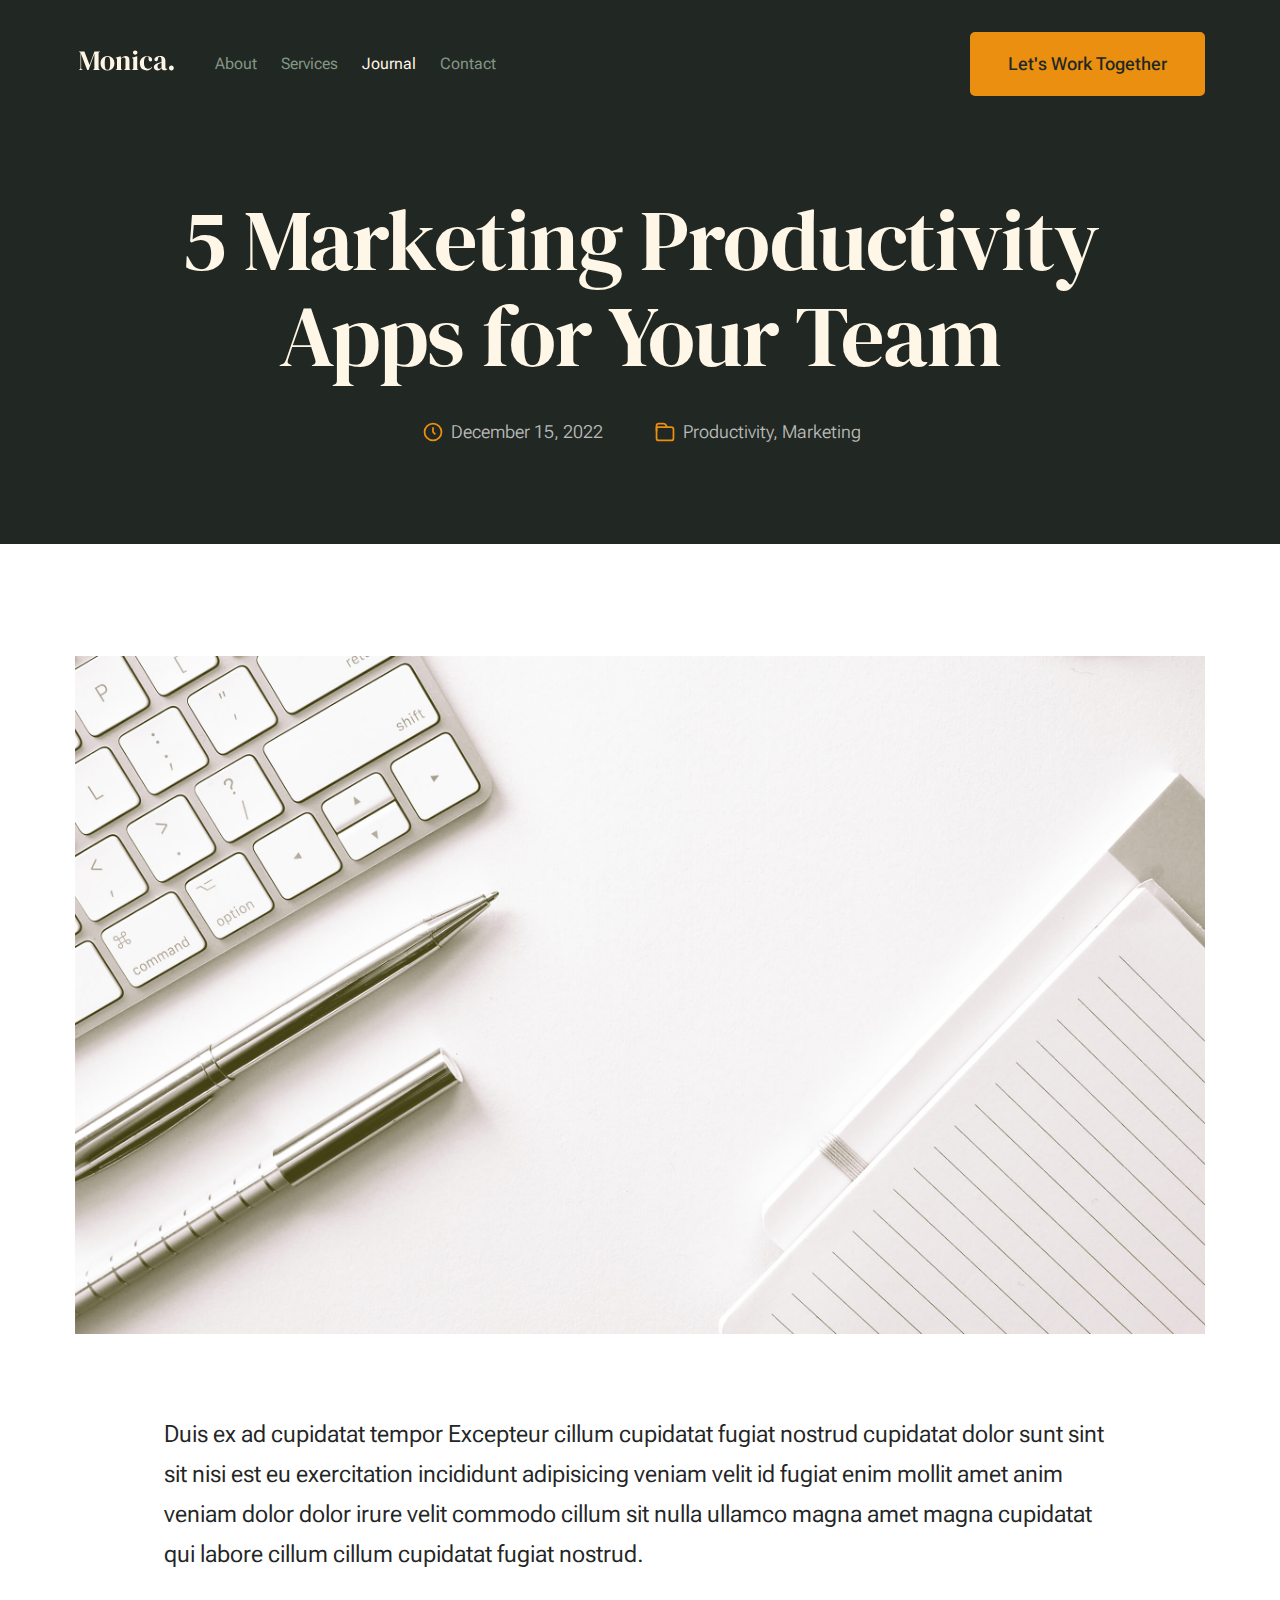
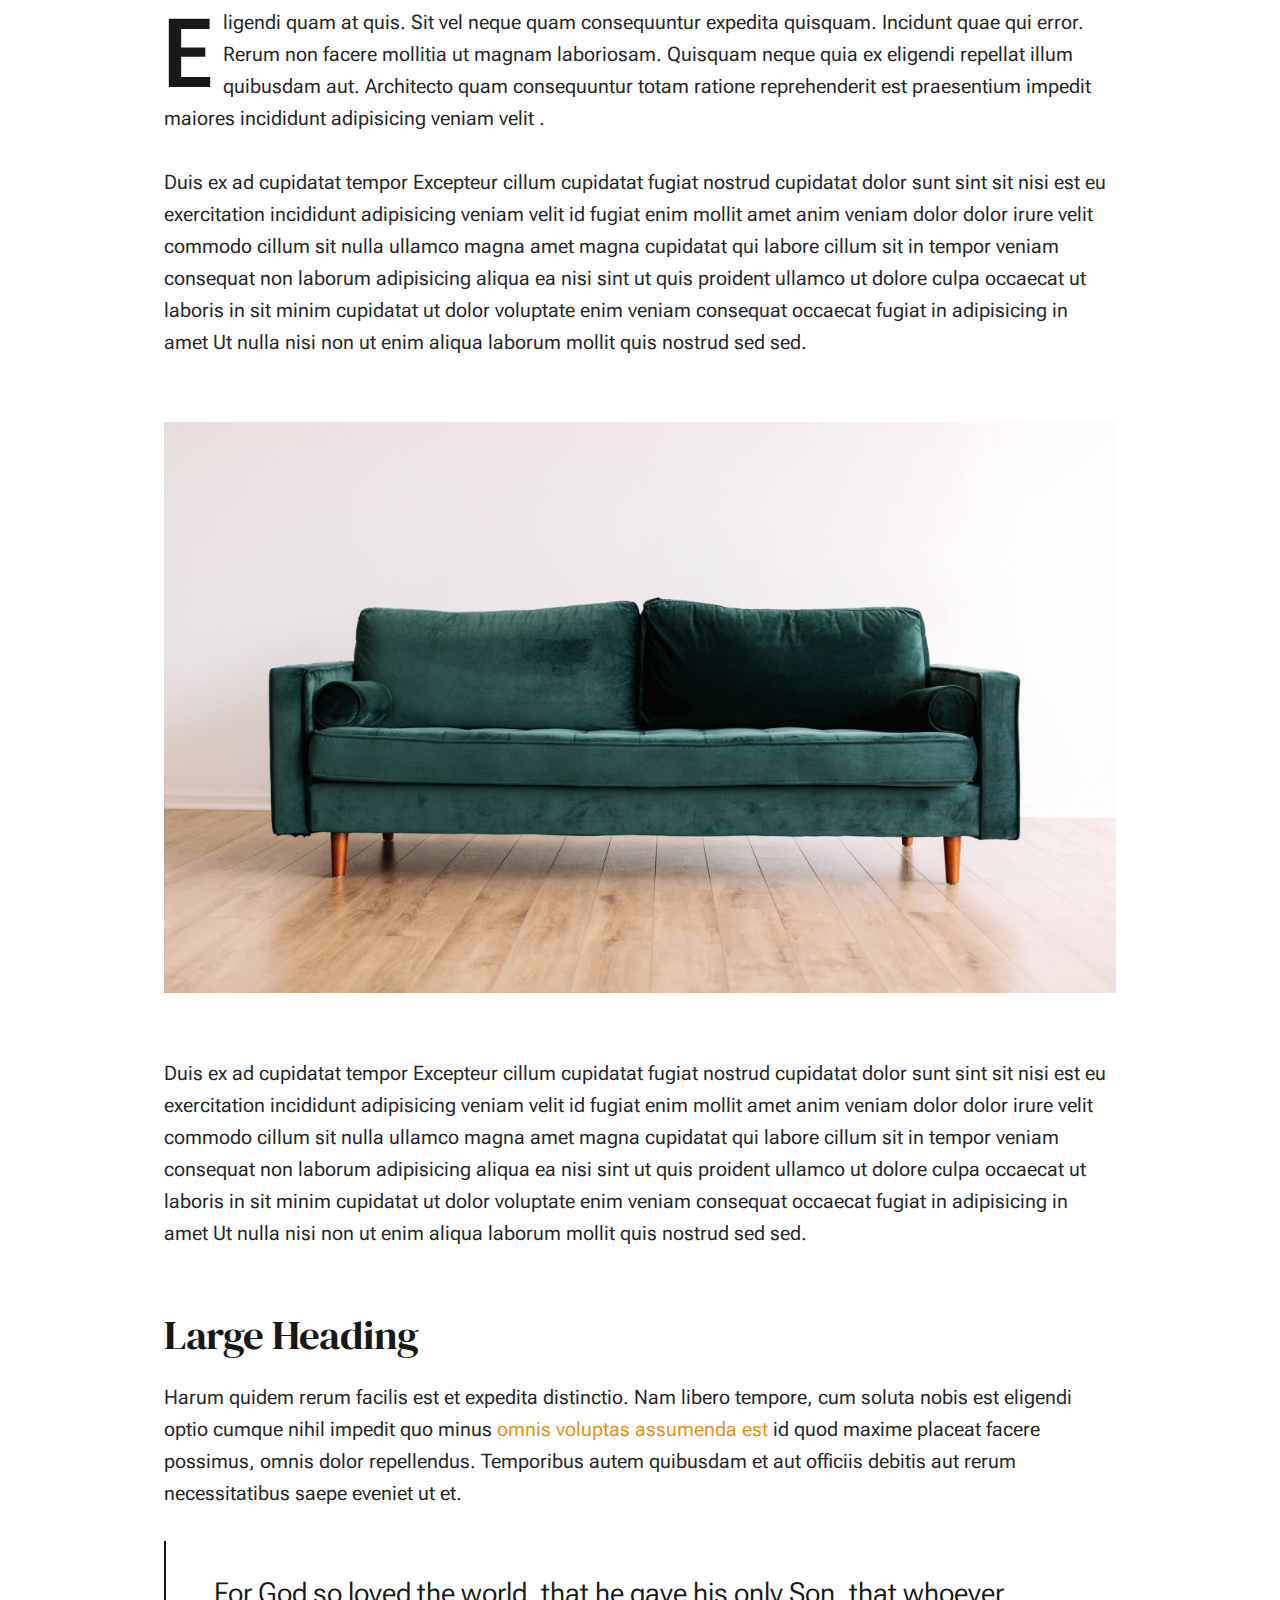
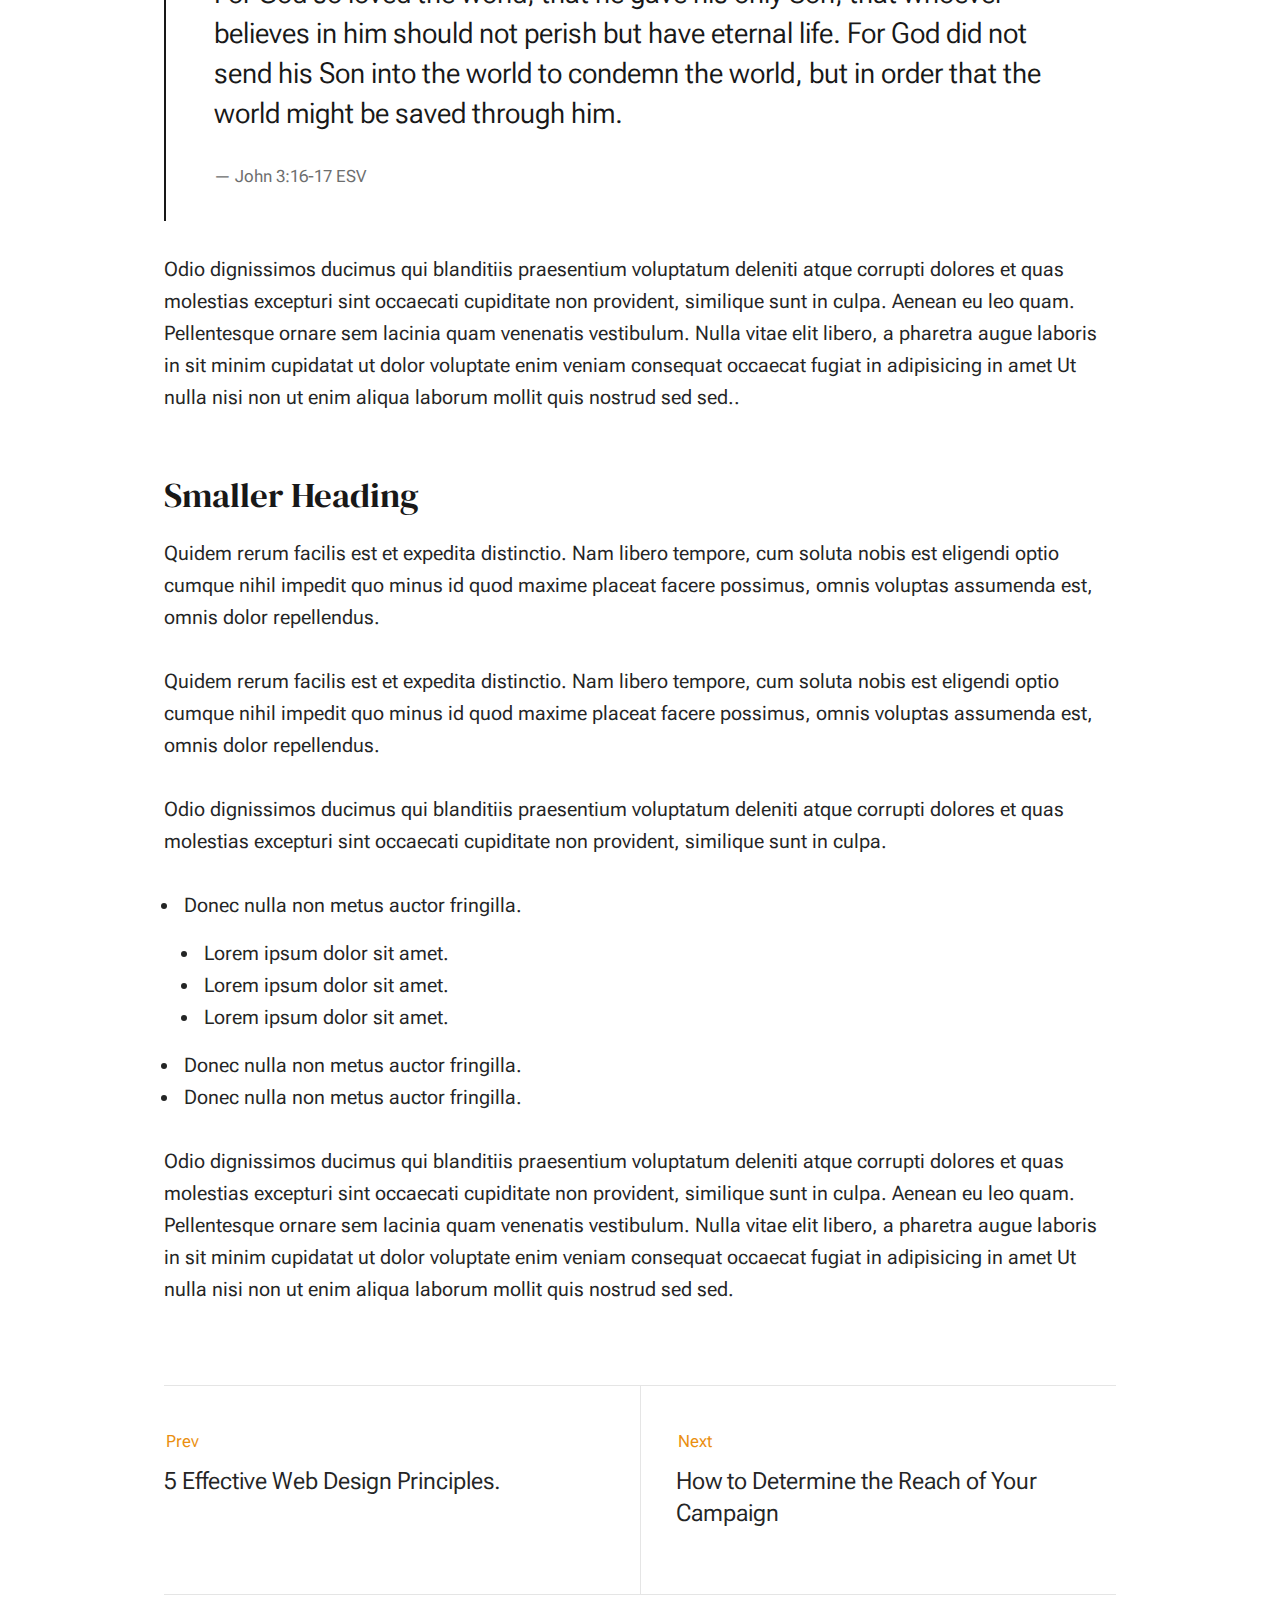
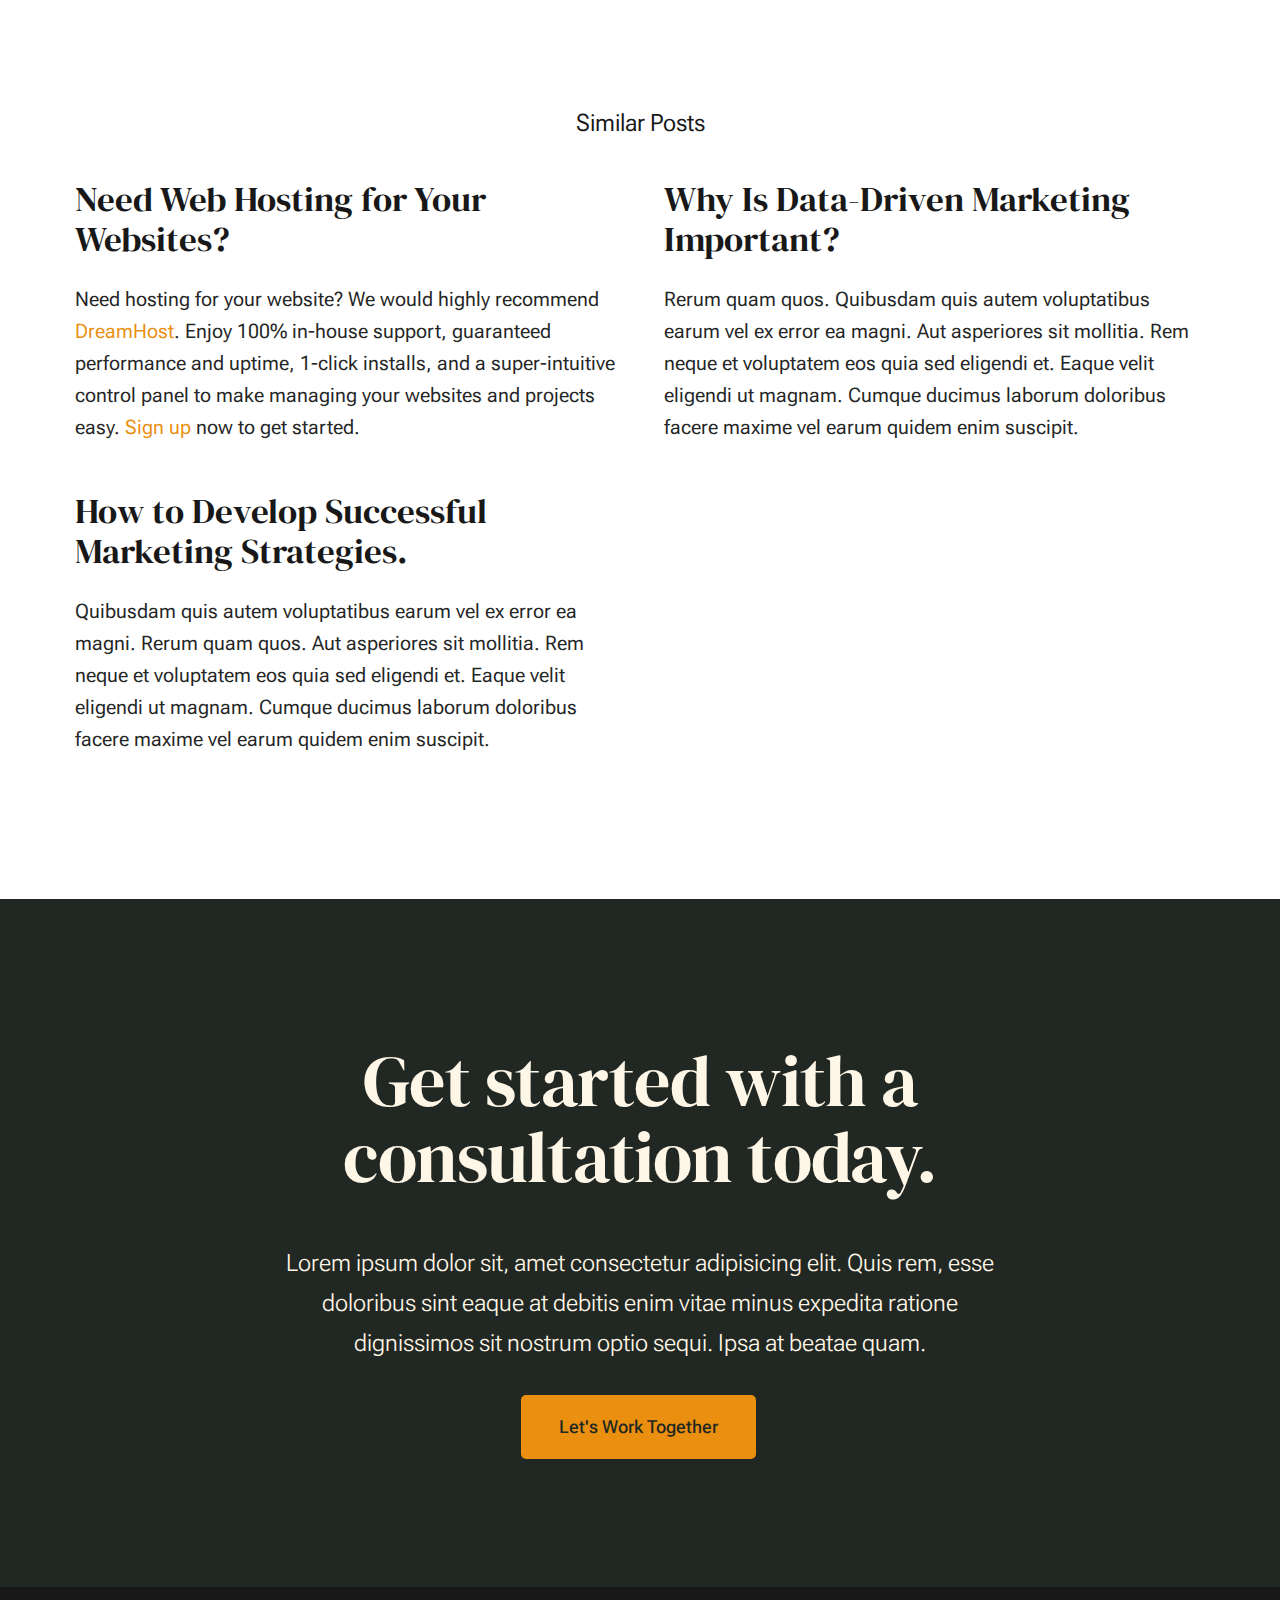
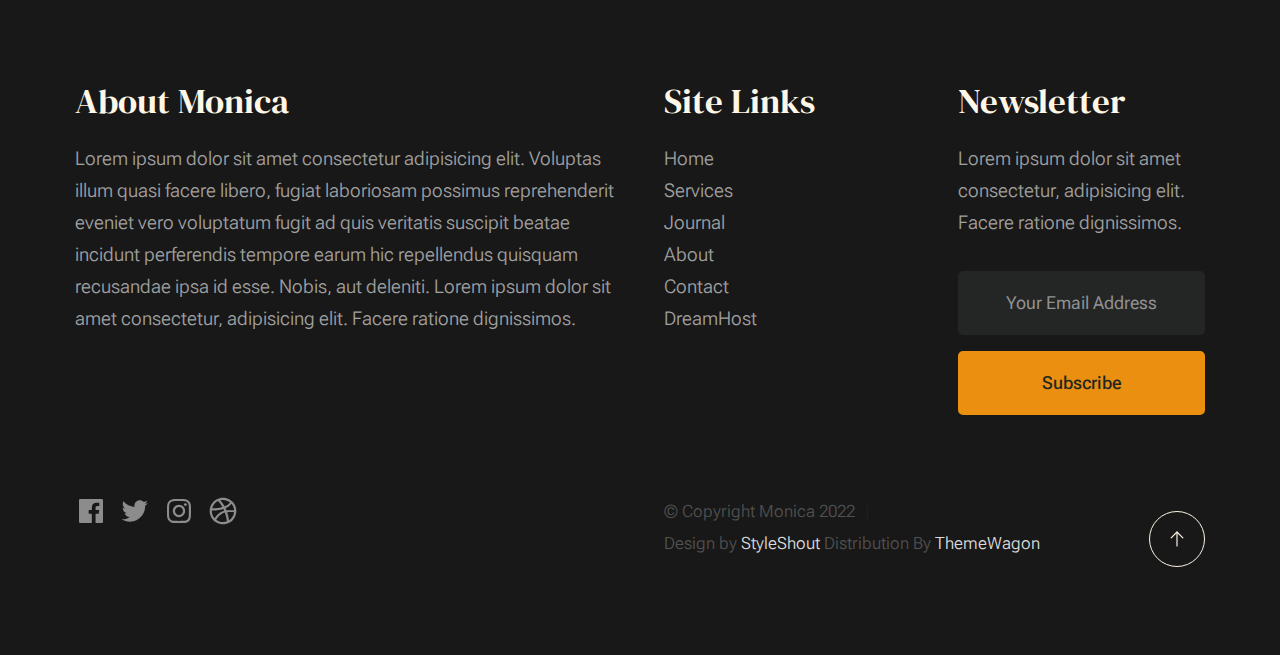
<file: single.html>
<!DOCTYPE html>
<html lang="en" class="no-js" >
<head>

    <!--- basic page needs
    ================================================== -->
    <meta charset="utf-8">
    <meta name="viewport" content="width=device-width, initial-scale=1">
    <title>Single - Monica</title>

    <script>
        document.documentElement.classList.remove('no-js');
        document.documentElement.classList.add('js');
    </script>

    <!-- CSS
    ================================================== -->
    <link rel="stylesheet" href="css/vendor.css">
    <link rel="stylesheet" href="css/styles.css">

    <!-- favicons
    ================================================== -->
    <link rel="apple-touch-icon" sizes="180x180" href="apple-touch-icon.png">
    <link rel="icon" type="image/png" sizes="32x32" href="favicon-32x32.png">
    <link rel="icon" type="image/png" sizes="16x16" href="favicon-16x16.png">
    <link rel="manifest" href="site.webmanifest">

</head>


<body id="top">


    <!-- preloader
    ================================================== -->
    <div id="preloader">
        <div id="loader" class="dots-fade">
            <div></div>
            <div></div>
            <div></div>
        </div>
    </div>


    <!-- page wrap
    ================================================== -->
    <div id="page" class="s-pagewrap">


        <!-- # site header 
        ================================================== -->
        <header class="s-header">

            <div class="row s-header__inner width-sixteen-col">

                <div class="s-header__block">
                    <div class="s-header__logo">
                        <a class="logo" href="index.html">
                            <img src="images/logo.svg" alt="Homepage">
                        </a>
                    </div>

                    <a class="s-header__menu-toggle" href="#0"><span>Menu</span></a>
                </div> <!-- end s-header__block -->

                <nav class="s-header__nav">    
                    <ul class="s-header__menu-links">
                        <li><a href="about.html">About</a></li>
                        <li><a href="services.html">Services</a></li>
                        <li class="current"><a href="blog.html">Journal</a></li>
                        <li><a href="contact.html">Contact</a></li>
                    </ul> <!-- s-header__menu-links -->

                    <div class="s-header__contact">
                        <a href="contact.html" class="btn btn--primary s-header__contact-btn">Let's Work Together</a>
                        
                    </div> <!-- s-header__contact -->    
                </nav> <!-- end s-header__nav -->

            </div> <!-- end s-header__inner -->

        </header> <!-- end s-header -->


        <!-- # site main content
        ================================================== -->
        <article id="content" class="s-content entry">

            <div class="s-pageheader entry__header">
                <div class="row">
                    <div class="column xl-12">

                        <h1 class="entry__title">
                            5 Marketing Productivity Apps for Your Team
                        </h1> <!-- end entry__title -->

                        <div class="entry__meta">
                            <div class="entry__meta-date">
                                <svg width="24" height="24" fill="none" viewBox="0 0 24 24">
                                    <circle cx="12" cy="12" r="7.25" stroke="currentColor" stroke-width="1.5"></circle>
                                    <path stroke="currentColor" stroke-width="1.5" d="M12 8V12L14 14"></path>
                                </svg>
                                December 15, 2022 
                            </div>
                            <div class="entry__meta-cat">
                                <svg width="24" height="24" fill="none" viewBox="0 0 24 24">
                                    <path stroke="currentColor" stroke-linecap="round" stroke-linejoin="round" stroke-width="1.5" d="M19.25 17.25V9.75C19.25 8.64543 18.3546 7.75 17.25 7.75H4.75V17.25C4.75 18.3546 5.64543 19.25 6.75 19.25H17.25C18.3546 19.25 19.25 18.3546 19.25 17.25Z"></path>
                                    <path stroke="currentColor" stroke-linecap="round" stroke-linejoin="round" stroke-width="1.5" d="M13.5 7.5L12.5685 5.7923C12.2181 5.14977 11.5446 4.75 10.8127 4.75H6.75C5.64543 4.75 4.75 5.64543 4.75 6.75V11"></path>
                                </svg>                                      
                                <span class="cat-links">
                                    <a href="blog.html">Productivity</a>
                                    <a href="blog.html">Marketing</a>
                                </span>
                            </div>
                        </div> <!-- end entry__meta -->

                    </div>
                </div>
            </div> <!-- end entry__header --> 

            <div class="s-pagecontent entry__content">

                <div class="row entry__media">
                    <div class="column xl-12">
                        <figure class="featured-image">
                            <img src="images/thumbs/single/standard-1200.jpg" 
                                 srcset="images/thumbs/single/standard-2400.jpg 2400w, 
                                         images/thumbs/single/standard-1200.jpg 1200w, 
                                         images/thumbs/single/standard-600.jpg 600w" sizes="(max-width: 2400px) 100vw, 2400px" alt="">
                        </figure>
                    </div>
                </div> <!-- end entry__media -->

                <div class="row entry__primary width-narrower">
                    <div class="column xl-12"> 

                            <p class="lead">
                            Duis ex ad cupidatat tempor Excepteur cillum cupidatat fugiat nostrud cupidatat dolor 
                            sunt sint sit nisi est eu exercitation incididunt adipisicing veniam velit id fugiat 
                            enim mollit amet anim veniam dolor dolor irure velit commodo cillum sit nulla ullamco 
                            magna amet magna cupidatat qui labore cillum cillum cupidatat fugiat nostrud. </p> 

                            <p class="drop-cap">
                            Eligendi quam at quis. Sit vel neque quam consequuntur expedita quisquam. Incidunt quae 
                            qui error. Rerum non facere mollitia ut magnam laboriosam. Quisquam neque quia ex eligendi 
                            repellat illum quibusdam aut. Architecto quam consequuntur totam ratione reprehenderit est 
                            praesentium impedit maiores incididunt adipisicing veniam velit .
                            </p>
    
                            <p>
                            Duis ex ad cupidatat tempor Excepteur cillum cupidatat fugiat nostrud cupidatat dolor 
                            sunt sint sit nisi est eu exercitation incididunt adipisicing veniam velit id fugiat 
                            enim mollit amet anim veniam dolor dolor irure velit commodo cillum sit nulla ullamco 
                            magna amet magna cupidatat qui labore cillum sit in tempor veniam consequat non laborum 
                            adipisicing aliqua ea nisi sint ut quis proident ullamco ut dolore culpa occaecat ut 
                            laboris in sit minim cupidatat ut dolor voluptate enim veniam consequat occaecat fugiat 
                            in adipisicing in amet Ut nulla nisi non ut enim aliqua laborum mollit quis nostrud sed sed.
                            </p>
            
                            <figure class="alignwide">
                                <img src="images/sample-1200.jpg" 
                                     srcset="images/sample-2400.jpg 2400w, 
                                             images/sample-1200.jpg 1200w, 
                                             images/sample-600.jpg 600w" sizes="(max-width: 2400px) 100vw, 2400px" alt="">
                            </figure>
    
                            <p>
                            Duis ex ad cupidatat tempor Excepteur cillum cupidatat fugiat nostrud cupidatat dolor 
                            sunt sint sit nisi est eu exercitation incididunt adipisicing veniam velit id fugiat 
                            enim mollit amet anim veniam dolor dolor irure velit commodo cillum sit nulla ullamco 
                            magna amet magna cupidatat qui labore cillum sit in tempor veniam consequat non laborum 
                            adipisicing aliqua ea nisi sint ut quis proident ullamco ut dolore culpa occaecat ut 
                            laboris in sit minim cupidatat ut dolor voluptate enim veniam consequat occaecat fugiat 
                            in adipisicing in amet Ut nulla nisi non ut enim aliqua laborum mollit quis nostrud sed sed.
                            </p>
    
                            <h2>Large Heading</h2>
        
                            <p>
                            Harum quidem rerum facilis est et expedita distinctio. Nam libero tempore, cum soluta 
                            nobis est eligendi optio cumque nihil impedit quo minus <a href="http://#">omnis voluptas assumenda est</a> 
                            id quod maxime placeat facere possimus, omnis dolor repellendus. Temporibus autem quibusdam et 
                            aut officiis debitis aut rerum necessitatibus saepe eveniet ut et.</p>
    
                            <blockquote>
                                <p>
                                For God so loved the world, that he gave his only Son, that whoever believes in 
                                him should not perish but have eternal life. For God did not send his Son into 
                                the world to condemn the world, but in order that the world might be 
                                saved through him.
                                </p>
                                <cite>John 3:16-17 ESV</cite>
                            </blockquote>
    
                            <p>
                            Odio dignissimos ducimus qui blanditiis praesentium voluptatum deleniti atque corrupti dolores 
                            et quas molestias excepturi sint occaecati cupiditate non provident, similique sunt in culpa. 
                            Aenean eu leo quam. Pellentesque ornare sem lacinia quam venenatis vestibulum. Nulla vitae elit 
                            libero, a pharetra augue laboris in sit minim cupidatat ut dolor voluptate enim veniam consequat 
                            occaecat fugiat in adipisicing in amet Ut nulla nisi non ut enim aliqua laborum mollit quis nostrud sed sed..</p>
    
                            <h3>Smaller Heading</h3>
    
                            <p>
                            Quidem rerum facilis est et expedita distinctio. Nam libero tempore, cum soluta nobis est 
                            eligendi optio cumque nihil impedit quo minus id quod maxime placeat facere possimus, omnis voluptas 
                            assumenda est, omnis dolor repellendus.
                            </p>
    
                            <p>
                            Quidem rerum facilis est et expedita distinctio. Nam libero tempore, cum soluta nobis est 
                            eligendi optio cumque nihil impedit quo minus id quod maxime placeat facere possimus, omnis voluptas 
                            assumenda est, omnis dolor repellendus.
                            </p>
                                    
                            <p>
                            Odio dignissimos ducimus qui blanditiis praesentium voluptatum deleniti atque corrupti dolores et 
                            quas molestias excepturi sint occaecati cupiditate non provident, similique sunt in culpa.</p>
    
                            <ul>
                                <li>Donec nulla non metus auctor fringilla.
                                    <ul>
                                        <li>Lorem ipsum dolor sit amet.</li>
                                        <li>Lorem ipsum dolor sit amet.</li>
                                        <li>Lorem ipsum dolor sit amet.</li>
                                    </ul>
                                </li>
                                <li>Donec nulla non metus auctor fringilla.</li>
                                <li>Donec nulla non metus auctor fringilla.</li>
                            </ul>
    
                            <p>
                            Odio dignissimos ducimus qui blanditiis praesentium voluptatum deleniti atque corrupti dolores et quas 
                            molestias excepturi sint occaecati cupiditate non provident, similique sunt in culpa. Aenean eu leo quam. 
                            Pellentesque ornare sem lacinia quam venenatis vestibulum. Nulla vitae elit libero, a pharetra augue 
                            laboris in sit minim cupidatat ut dolor voluptate enim veniam consequat occaecat fugiat in adipisicing 
                            in amet Ut nulla nisi non ut enim aliqua laborum mollit quis nostrud sed sed.
                            </p>        

                            <div class="post-nav">
                                <div class="post-nav__prev">
                                    <a href="single-standard.html" rel="prev">
                                        <span>Prev</span>
                                        5 Effective Web Design Principles. 
                                    </a>
                                </div>
                                <div class="post-nav__next">
                                    <a href="single-standard.html" rel="next">
                                        <span>Next</span>
                                        How to Determine the Reach of Your Campaign
                                    </a>
                                </div>
                            </div> <!-- end post-nav -->                                                   
                   
                    </div> <!-- end column-->
                </div> <!-- end entry__primary -->    
                
                <div class="row related-posts">
                    <div class="column xl-12">

                        <h4 class="text-center">Similar Posts</h4>

                        <div class="grid-list-items">
                
                            <div class="grid-list-items__item blog-card">
                                <div class="blog-card__header">
                                    <h3 class="blog-card__title"><a href="https://www.dreamhost.com/r.cgi?287326">Need Web Hosting for Your Websites?</a></h3>
                                </div>
                                <div class="blog-card__text">
                                    <p>
                                    Need hosting for your website? We would highly recommend <a href="https://www.dreamhost.com/r.cgi?287326">DreamHost</a>.
                                    Enjoy 100% in-house support, guaranteed performance and uptime, 1-click installs, and a super-intuitive control 
                                    panel to make managing your websites and projects easy. <a href="https://www.dreamhost.com/r.cgi?287326">Sign up</a> now to get started.
                                    </p>
                                </div>
                            </div> <!-- end blog-card -->
                            <div class="grid-list-items__item blog-card">
                                <div class="blog-card__header">
                                    <h3 class="blog-card__title"><a href="single.html">Why Is Data-Driven Marketing Important?</a></h3>
                                </div>
                                <div class="blog-card__text">
                                    <p>
                                    Rerum quam quos. Quibusdam quis autem voluptatibus earum vel ex error ea magni. Aut asperiores 
                                    sit mollitia. Rem neque et voluptatem eos quia sed eligendi et. Eaque velit eligendi ut 
                                    magnam. Cumque ducimus laborum doloribus facere maxime vel earum quidem enim suscipit.
                                    </p>
                                </div>
                            </div> <!-- end blog-card -->
                            <div class="grid-list-items__item blog-card">
                                <div class="blog-card__header">
                                    <h3 class="blog-card__title"><a href="single.html">How to Develop Successful Marketing Strategies.</a></h3>
                                </div>
                                <div class="blog-card__text">
                                    <p>
                                    Quibusdam quis autem voluptatibus earum vel ex error ea magni. Rerum quam quos. Aut asperiores 
                                    sit mollitia. Rem neque et voluptatem eos quia sed eligendi et. Eaque velit eligendi ut 
                                    magnam. Cumque ducimus laborum doloribus facere maxime vel earum quidem enim suscipit.
                                    </p>
                                </div>
                            </div> <!-- end blog card -->
                        
                        </div> <!-- end grid-list-items -->
                          
                    </div> <!-- end column -->
                </div> <!-- end related-posts --> 

            </div> <!-- end entry__content -->

        </article> <!-- s-content entry-->
        

        <!-- # cta
        ================================================== -->
        <section id="cta" class="s-cta">

            <div class="row row-x-center text-center">
                <div class="column xl-8 lg-12">

                    <div class="s-cta__content">
                        <h2 class="text-display-title">
                        Get started with a consultation today.
                        </h2>
                        <p class="lead">
                        Lorem ipsum dolor sit, amet consectetur adipisicing elit. Quis rem, esse doloribus sint eaque at debitis enim vitae minus expedita ratione dignissimos sit nostrum optio sequi. Ipsa at beatae quam.
                        </p>
                        <a href="contact.html" class="btn btn--primary">Let's Work Together</a>
                    </div>

                </div>
            </div>

        </section> <!-- end s-cta -->


        <!-- # footer 
        ================================================== -->
        <footer class="s-footer">
            <div class="row s-footer__content">
                <div class="column xl-6 lg-6 md-12 s-footer__block s-footer__about">                    
                    <h3>About Monica</h3>
                    <p>
                    Lorem ipsum dolor sit amet consectetur adipisicing elit. Voluptas illum quasi facere libero, 
                    fugiat laboriosam possimus reprehenderit eveniet vero voluptatum fugit ad quis veritatis suscipit beatae 
                    incidunt perferendis tempore earum hic repellendus quisquam recusandae ipsa id esse. Nobis, aut deleniti.
                    Lorem ipsum dolor sit amet consectetur, adipisicing elit. Facere ratione dignissimos.
                    </p>               
                </div>                
                <div class="column xl-3 lg-6 md-12 s-footer__block s-footer__site-links">
                    <h3>Site Links</h3>
                    <ul class="link-list">
                        <li><a href="index.html">Home</a></li>
                        <li><a href="services.html">Services</a></li>
                        <li><a href="blog.html">Journal</a></li>
                        <li><a href="about.html">About</a></li>
                        <li><a href="contact.html">Contact</a></li>
                        <li><a href="https://www.dreamhost.com/r.cgi?287326">DreamHost</a></li>
                    </ul>
                </div>
                <div class="column xl-3 lg-6 md-12 tab-12 s-footer__block s-footer__newsletter">
                    <h3>Newsletter</h3>

                    <p>
                    Lorem ipsum dolor sit amet consectetur, adipisicing elit. Facere ratione dignissimos.
                    </p>

                    <div class="subscribe-form">
                        <form id="mc-form" class="mc-form">
                            <input type="email" name="EMAIL" id="mce-EMAIL" class="u-fullwidth text-center" placeholder="Your Email Address" title="The domain portion of the email address is invalid (the portion after the @)." pattern="^([^\x00-\x20\x22\x28\x29\x2c\x2e\x3a-\x3c\x3e\x40\x5b-\x5d\x7f-\xff]+|\x22([^\x0d\x22\x5c\x80-\xff]|\x5c[\x00-\x7f])*\x22)(\x2e([^\x00-\x20\x22\x28\x29\x2c\x2e\x3a-\x3c\x3e\x40\x5b-\x5d\x7f-\xff]+|\x22([^\x0d\x22\x5c\x80-\xff]|\x5c[\x00-\x7f])*\x22))*\x40([^\x00-\x20\x22\x28\x29\x2c\x2e\x3a-\x3c\x3e\x40\x5b-\x5d\x7f-\xff]+|\x5b([^\x0d\x5b-\x5d\x80-\xff]|\x5c[\x00-\x7f])*\x5d)(\x2e([^\x00-\x20\x22\x28\x29\x2c\x2e\x3a-\x3c\x3e\x40\x5b-\x5d\x7f-\xff]+|\x5b([^\x0d\x5b-\x5d\x80-\xff]|\x5c[\x00-\x7f])*\x5d))*(\.\w{2,})+$" required>
                            <input type="submit" name="subscribe" value="Subscribe" class="btn btn--primary btn--small u-fullwidth">
                            <!-- <div style="position: absolute; left: -5000px;" aria-hidden="true"><input type="text" name="b_cdb7b577e41181934ed6a6a44_9a91cfe7b3" tabindex="-1" value=""></div> -->
                            <div class="mc-status"></div>
                        </form>
                    </div>
                </div>
            </div>    
            
            <div class="row s-footer__bottom">
                <div class="column xl-6 lg-12">
                    <ul class="s-footer__social social-list">
                        <li>
                            <a href="#0">
                                <svg xmlns="http://www.w3.org/2000/svg" width="24" height="24" viewBox="0 0 24 24" style="fill:rgba(0, 0, 0, 1);transform:;-ms-filter:"><path d="M20,3H4C3.447,3,3,3.448,3,4v16c0,0.552,0.447,1,1,1h8.615v-6.96h-2.338v-2.725h2.338v-2c0-2.325,1.42-3.592,3.5-3.592 c0.699-0.002,1.399,0.034,2.095,0.107v2.42h-1.435c-1.128,0-1.348,0.538-1.348,1.325v1.735h2.697l-0.35,2.725h-2.348V21H20 c0.553,0,1-0.448,1-1V4C21,3.448,20.553,3,20,3z"></path></svg>
                                <span class="u-screen-reader-text">Facebook</span>
                            </a>
                        </li>
                        <li>
                            <a href="#0">
                                <svg xmlns="http://www.w3.org/2000/svg" width="24" height="24" viewBox="0 0 24 24" style="fill:rgba(0, 0, 0, 1);transform:;-ms-filter:"><path d="M19.633,7.997c0.013,0.175,0.013,0.349,0.013,0.523c0,5.325-4.053,11.461-11.46,11.461c-2.282,0-4.402-0.661-6.186-1.809 c0.324,0.037,0.636,0.05,0.973,0.05c1.883,0,3.616-0.636,5.001-1.721c-1.771-0.037-3.255-1.197-3.767-2.793 c0.249,0.037,0.499,0.062,0.761,0.062c0.361,0,0.724-0.05,1.061-0.137c-1.847-0.374-3.23-1.995-3.23-3.953v-0.05 c0.537,0.299,1.16,0.486,1.82,0.511C3.534,9.419,2.823,8.184,2.823,6.787c0-0.748,0.199-1.434,0.548-2.032 c1.983,2.443,4.964,4.04,8.306,4.215c-0.062-0.3-0.1-0.611-0.1-0.923c0-2.22,1.796-4.028,4.028-4.028 c1.16,0,2.207,0.486,2.943,1.272c0.91-0.175,1.782-0.512,2.556-0.973c-0.299,0.935-0.936,1.721-1.771,2.22 c0.811-0.088,1.597-0.312,2.319-0.624C21.104,6.712,20.419,7.423,19.633,7.997z"></path></svg>
                                <span class="u-screen-reader-text">Twitter</span>
                            </a>
                        </li>
                        <li>
                            <a href="#0">
                                <svg xmlns="http://www.w3.org/2000/svg" width="24" height="24" viewBox="0 0 24 24" style="fill:rgba(0, 0, 0, 1);transform:;-ms-filter:"><path d="M11.999,7.377c-2.554,0-4.623,2.07-4.623,4.623c0,2.554,2.069,4.624,4.623,4.624c2.552,0,4.623-2.07,4.623-4.624 C16.622,9.447,14.551,7.377,11.999,7.377L11.999,7.377z M11.999,15.004c-1.659,0-3.004-1.345-3.004-3.003 c0-1.659,1.345-3.003,3.004-3.003s3.002,1.344,3.002,3.003C15.001,13.659,13.658,15.004,11.999,15.004L11.999,15.004z"></path><circle cx="16.806" cy="7.207" r="1.078"></circle><path d="M20.533,6.111c-0.469-1.209-1.424-2.165-2.633-2.632c-0.699-0.263-1.438-0.404-2.186-0.42 c-0.963-0.042-1.268-0.054-3.71-0.054s-2.755,0-3.71,0.054C7.548,3.074,6.809,3.215,6.11,3.479C4.9,3.946,3.945,4.902,3.477,6.111 c-0.263,0.7-0.404,1.438-0.419,2.186c-0.043,0.962-0.056,1.267-0.056,3.71c0,2.442,0,2.753,0.056,3.71 c0.015,0.748,0.156,1.486,0.419,2.187c0.469,1.208,1.424,2.164,2.634,2.632c0.696,0.272,1.435,0.426,2.185,0.45 c0.963,0.042,1.268,0.055,3.71,0.055s2.755,0,3.71-0.055c0.747-0.015,1.486-0.157,2.186-0.419c1.209-0.469,2.164-1.424,2.633-2.633 c0.263-0.7,0.404-1.438,0.419-2.186c0.043-0.962,0.056-1.267,0.056-3.71s0-2.753-0.056-3.71C20.941,7.57,20.801,6.819,20.533,6.111z M19.315,15.643c-0.007,0.576-0.111,1.147-0.311,1.688c-0.305,0.787-0.926,1.409-1.712,1.711c-0.535,0.199-1.099,0.303-1.67,0.311 c-0.95,0.044-1.218,0.055-3.654,0.055c-2.438,0-2.687,0-3.655-0.055c-0.569-0.007-1.135-0.112-1.669-0.311 c-0.789-0.301-1.414-0.923-1.719-1.711c-0.196-0.534-0.302-1.099-0.311-1.669c-0.043-0.95-0.053-1.218-0.053-3.654 c0-2.437,0-2.686,0.053-3.655c0.007-0.576,0.111-1.146,0.311-1.687c0.305-0.789,0.93-1.41,1.719-1.712 c0.534-0.198,1.1-0.303,1.669-0.311c0.951-0.043,1.218-0.055,3.655-0.055c2.437,0,2.687,0,3.654,0.055 c0.571,0.007,1.135,0.112,1.67,0.311c0.786,0.303,1.407,0.925,1.712,1.712c0.196,0.534,0.302,1.099,0.311,1.669 c0.043,0.951,0.054,1.218,0.054,3.655c0,2.436,0,2.698-0.043,3.654H19.315z"></path></svg>
                                <span class="u-screen-reader-text">Instagram</span>
                            </a>
                        </li>
                        <li>
                            <a href="#0">
                                <svg xmlns="http://www.w3.org/2000/svg" width="24" height="24" viewBox="0 0 24 24" style="fill: rgba(0, 0, 0, 1);transform: ;msFilter:;"><path d="M20.66 6.98a9.932 9.932 0 0 0-3.641-3.64C15.486 2.447 13.813 2 12 2s-3.486.447-5.02 1.34c-1.533.893-2.747 2.107-3.64 3.64S2 10.187 2 12s.446 3.487 1.34 5.02a9.924 9.924 0 0 0 3.641 3.64C8.514 21.553 10.187 22 12 22s3.486-.447 5.02-1.34a9.932 9.932 0 0 0 3.641-3.64C21.554 15.487 22 13.813 22 12s-.446-3.487-1.34-5.02zM12 3.66c2 0 3.772.64 5.32 1.919-.92 1.174-2.286 2.14-4.1 2.9-1.002-1.813-2.088-3.327-3.261-4.54A7.715 7.715 0 0 1 12 3.66zM5.51 6.8a8.116 8.116 0 0 1 2.711-2.22c1.212 1.201 2.325 2.7 3.34 4.5-2 .6-4.114.9-6.341.9-.573 0-1.006-.013-1.3-.04A8.549 8.549 0 0 1 5.51 6.8zM3.66 12c0-.054.003-.12.01-.2.007-.08.01-.146.01-.2.254.014.641.02 1.161.02 2.666 0 5.146-.367 7.439-1.1.187.373.381.793.58 1.26-1.32.293-2.674 1.006-4.061 2.14S6.4 16.247 5.76 17.5c-1.4-1.587-2.1-3.42-2.1-5.5zM12 20.34c-1.894 0-3.594-.587-5.101-1.759.601-1.187 1.524-2.322 2.771-3.401 1.246-1.08 2.483-1.753 3.71-2.02a29.441 29.441 0 0 1 1.56 6.62 8.166 8.166 0 0 1-2.94.56zm7.08-3.96a8.351 8.351 0 0 1-2.58 2.621c-.24-2.08-.7-4.107-1.379-6.081.932-.066 1.765-.1 2.5-.1.799 0 1.686.034 2.659.1a8.098 8.098 0 0 1-1.2 3.46zm-1.24-5c-1.16 0-2.233.047-3.22.14a27.053 27.053 0 0 0-.68-1.62c2.066-.906 3.532-2.006 4.399-3.3 1.2 1.414 1.854 3.027 1.96 4.84-.812-.04-1.632-.06-2.459-.06z"></path></svg>
                                <span class="u-screen-reader-text">Dribbble</span>
                            </a>
                        </li>
                    </ul> <!-- end s-footer__social -->
                </div>
                <div class="column xl-6 lg-12">
                    <p class="ss-copyright">
                        <span>© Copyright Monica 2022</span> 
                        <span>Design by <a href="https://www.styleshout.com/">StyleShout</a> Distribution By <a href="https://themewagon.com">ThemeWagon</a></span>
                    </p>
                </div>

                <div class="ss-go-top">
                    <a class="smoothscroll" title="Back to Top" href="#top">
                        <svg xmlns="http://www.w3.org/2000/svg" viewBox="0 0 24 24" width="36" height="36" fill="none" stroke="#ffffff" stroke-width="1" stroke-linecap="round" stroke-linejoin="round">&lt;!--!  Atomicons Free 1.00 by @atisalab License - https://atomicons.com/license/ (Icons: CC BY 4.0) Copyright 2021 Atomicons --&gt;<polyline points="17 11 12 6 7 11"></polyline><line x1="12" y1="18" x2="12" y2="6"></line></svg>
                    </a>
                </div> <!-- end ss-go-top -->
            </div>
            
        </footer> <!-- end s-footer -->

    </div> <!-- end page-wrap -->

    <!-- Java Script
    ================================================== -->
    <script src="js/plugins.js"></script>
    <script src="js/main.js"></script>

</body>
</html>
</file>
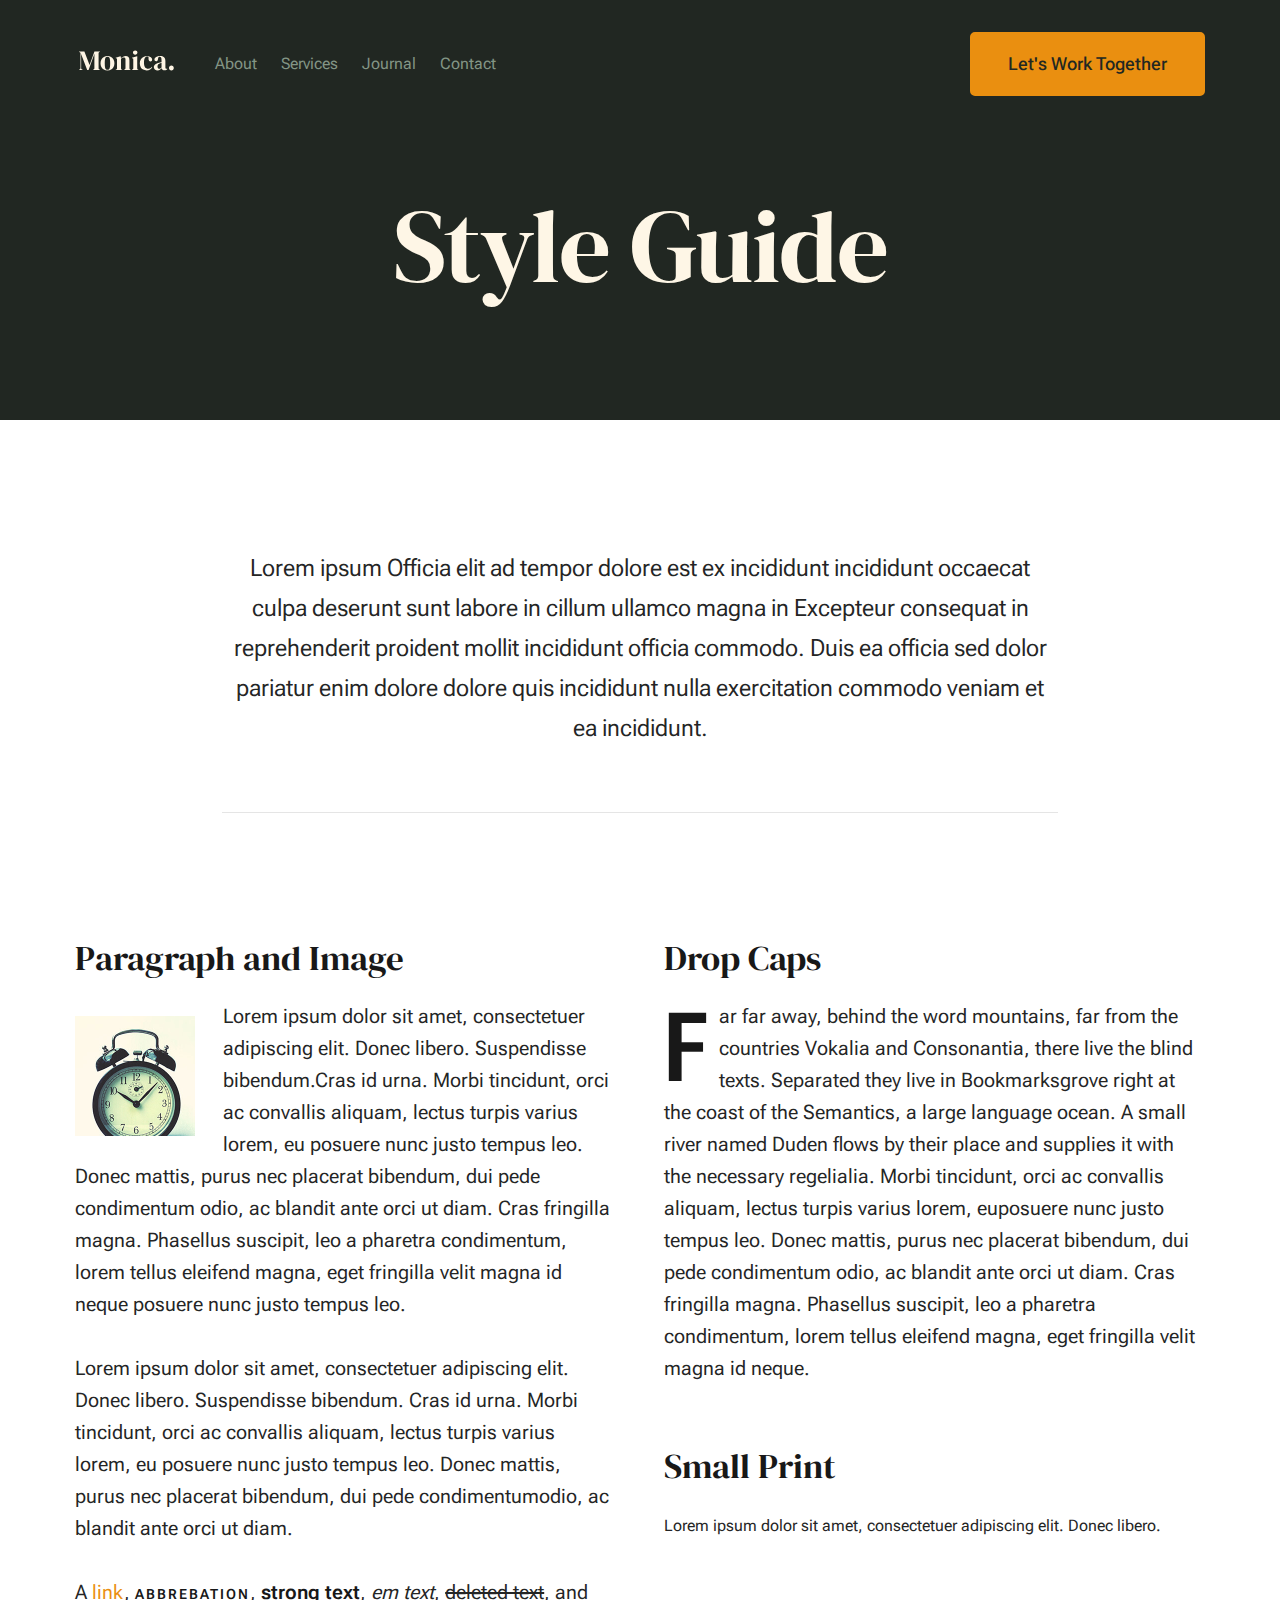
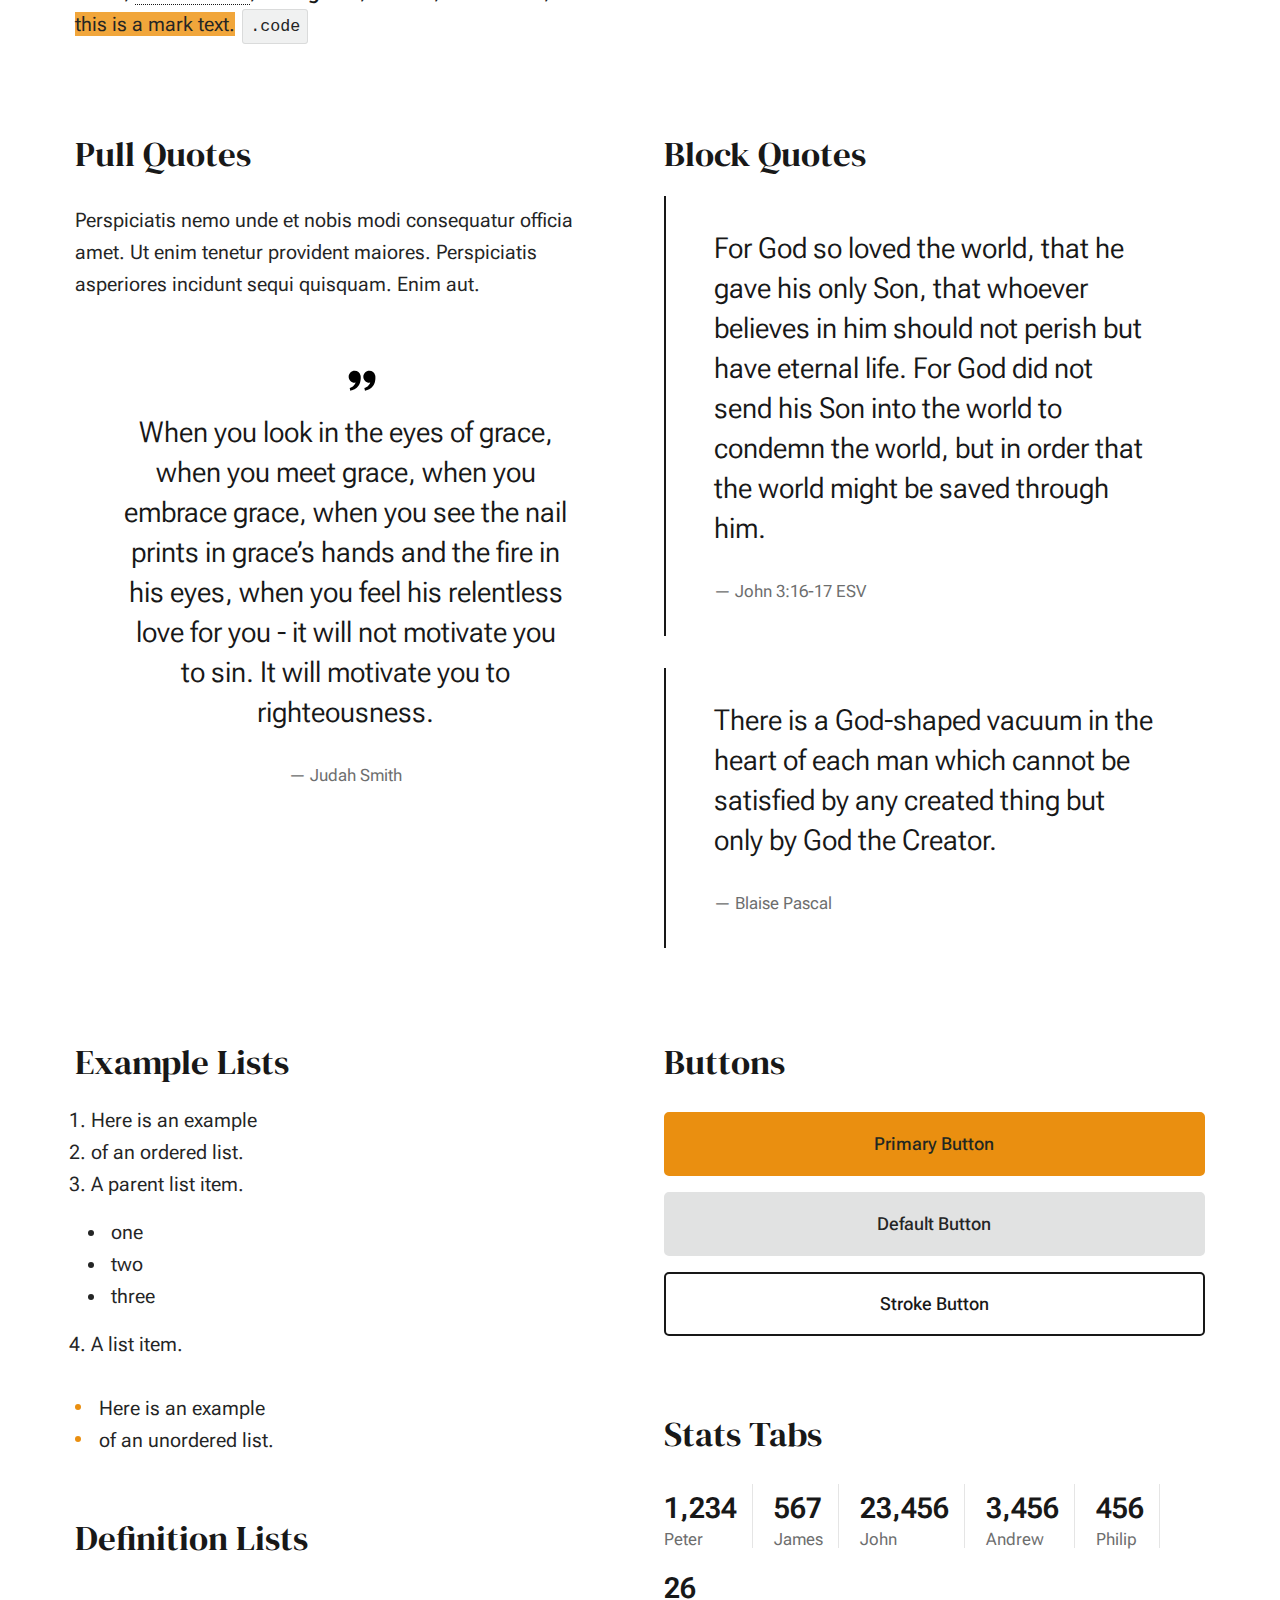
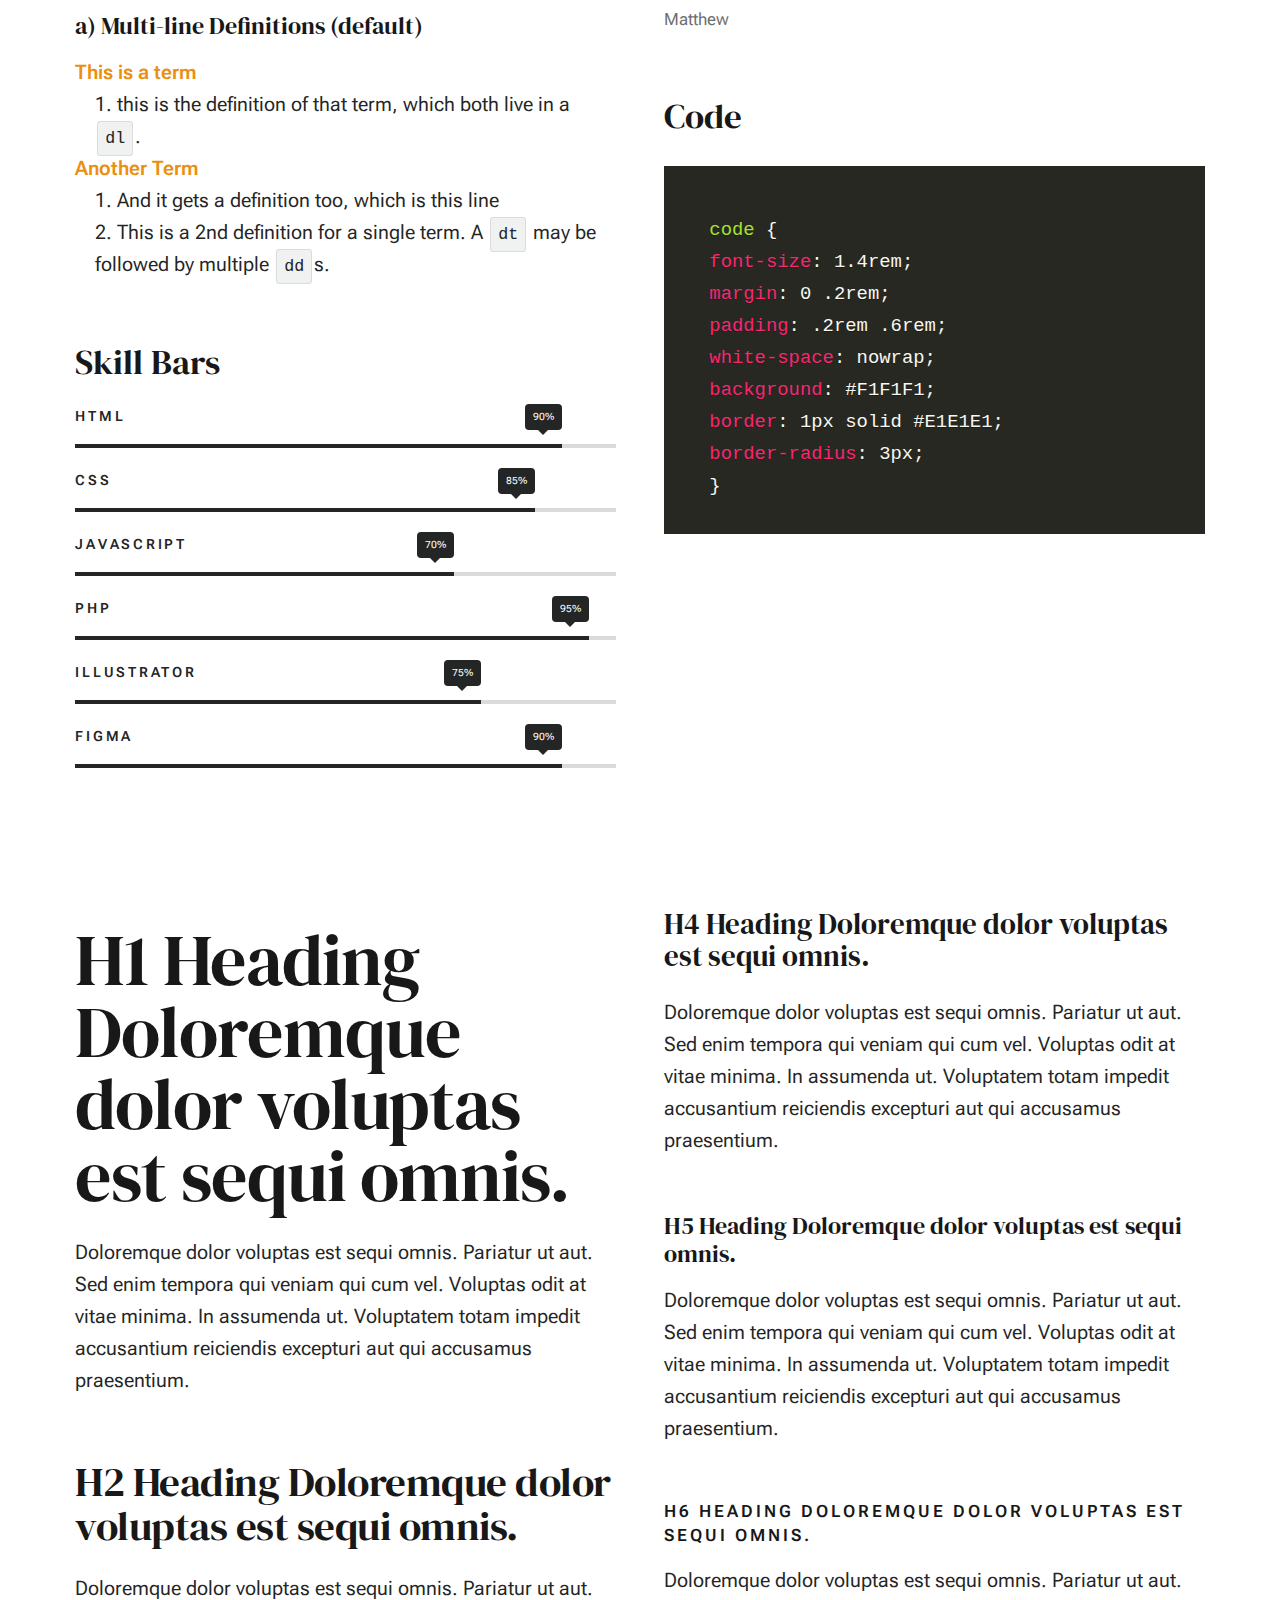
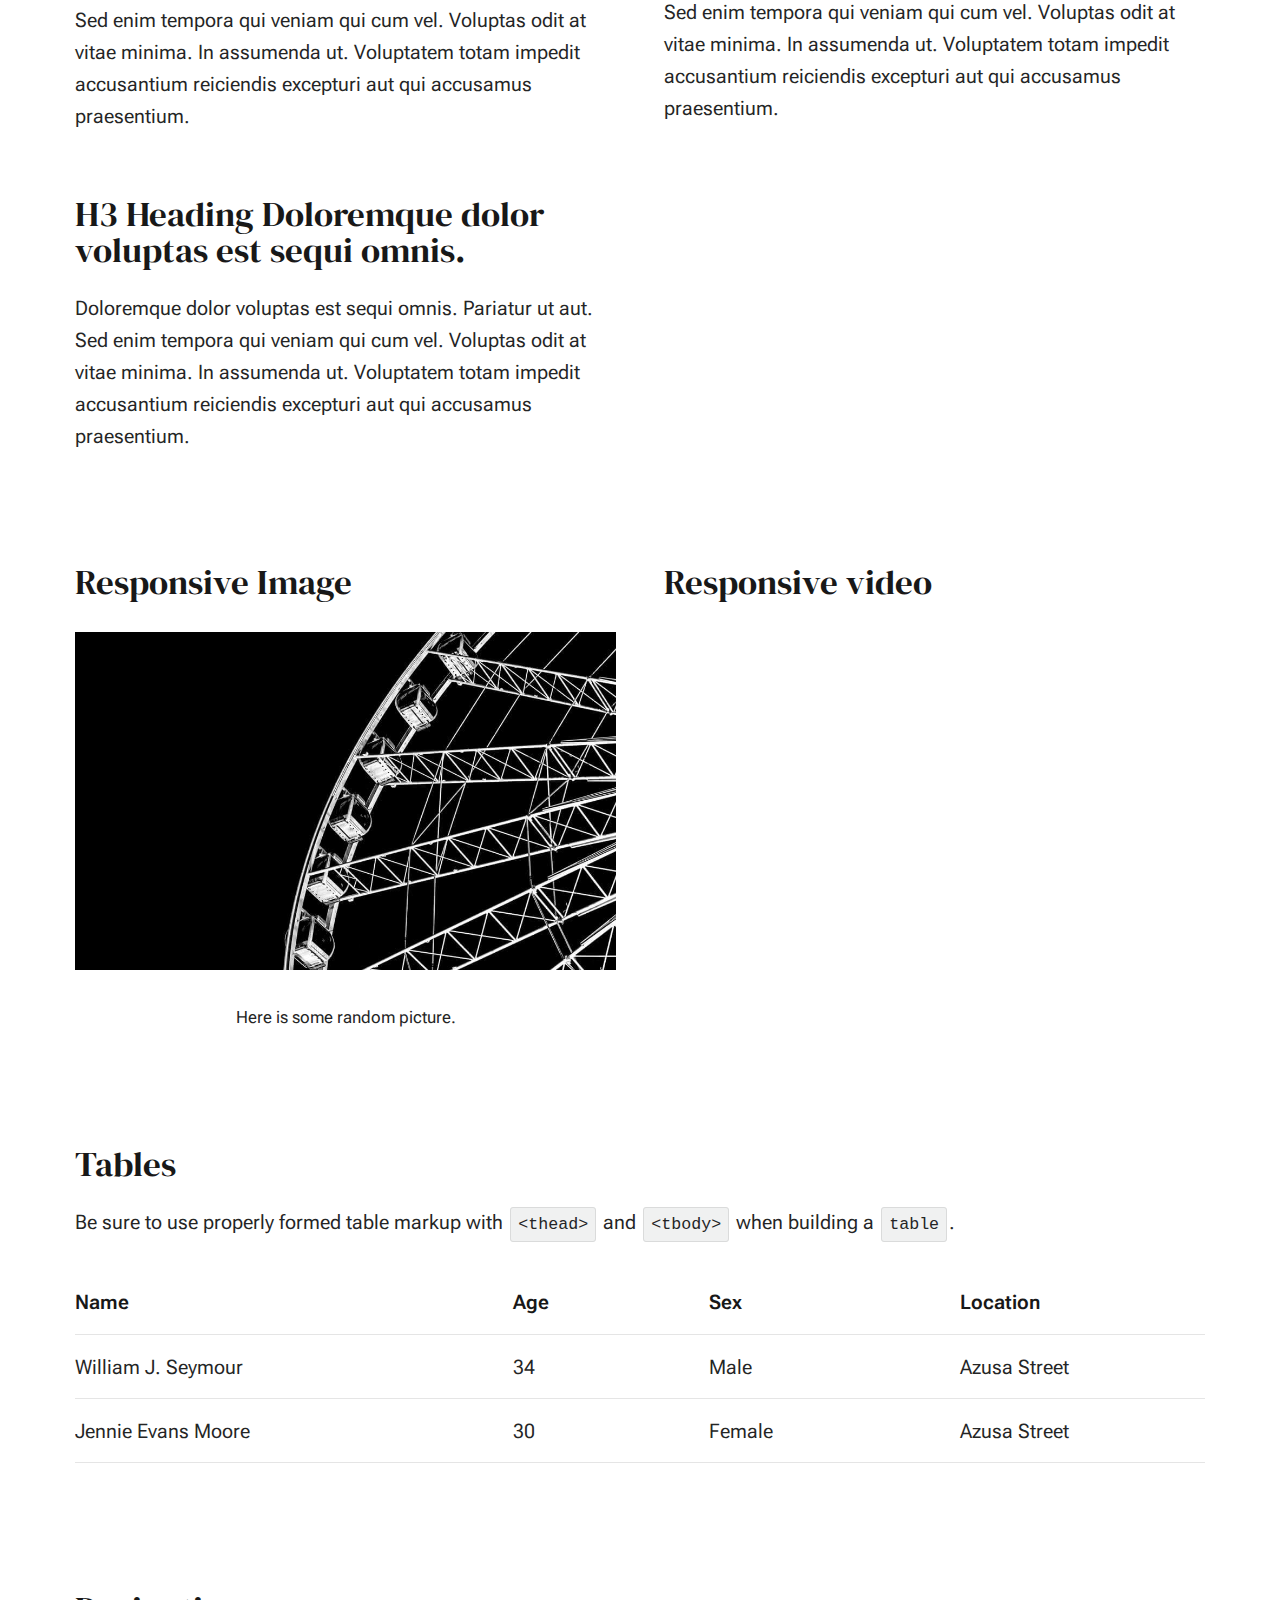
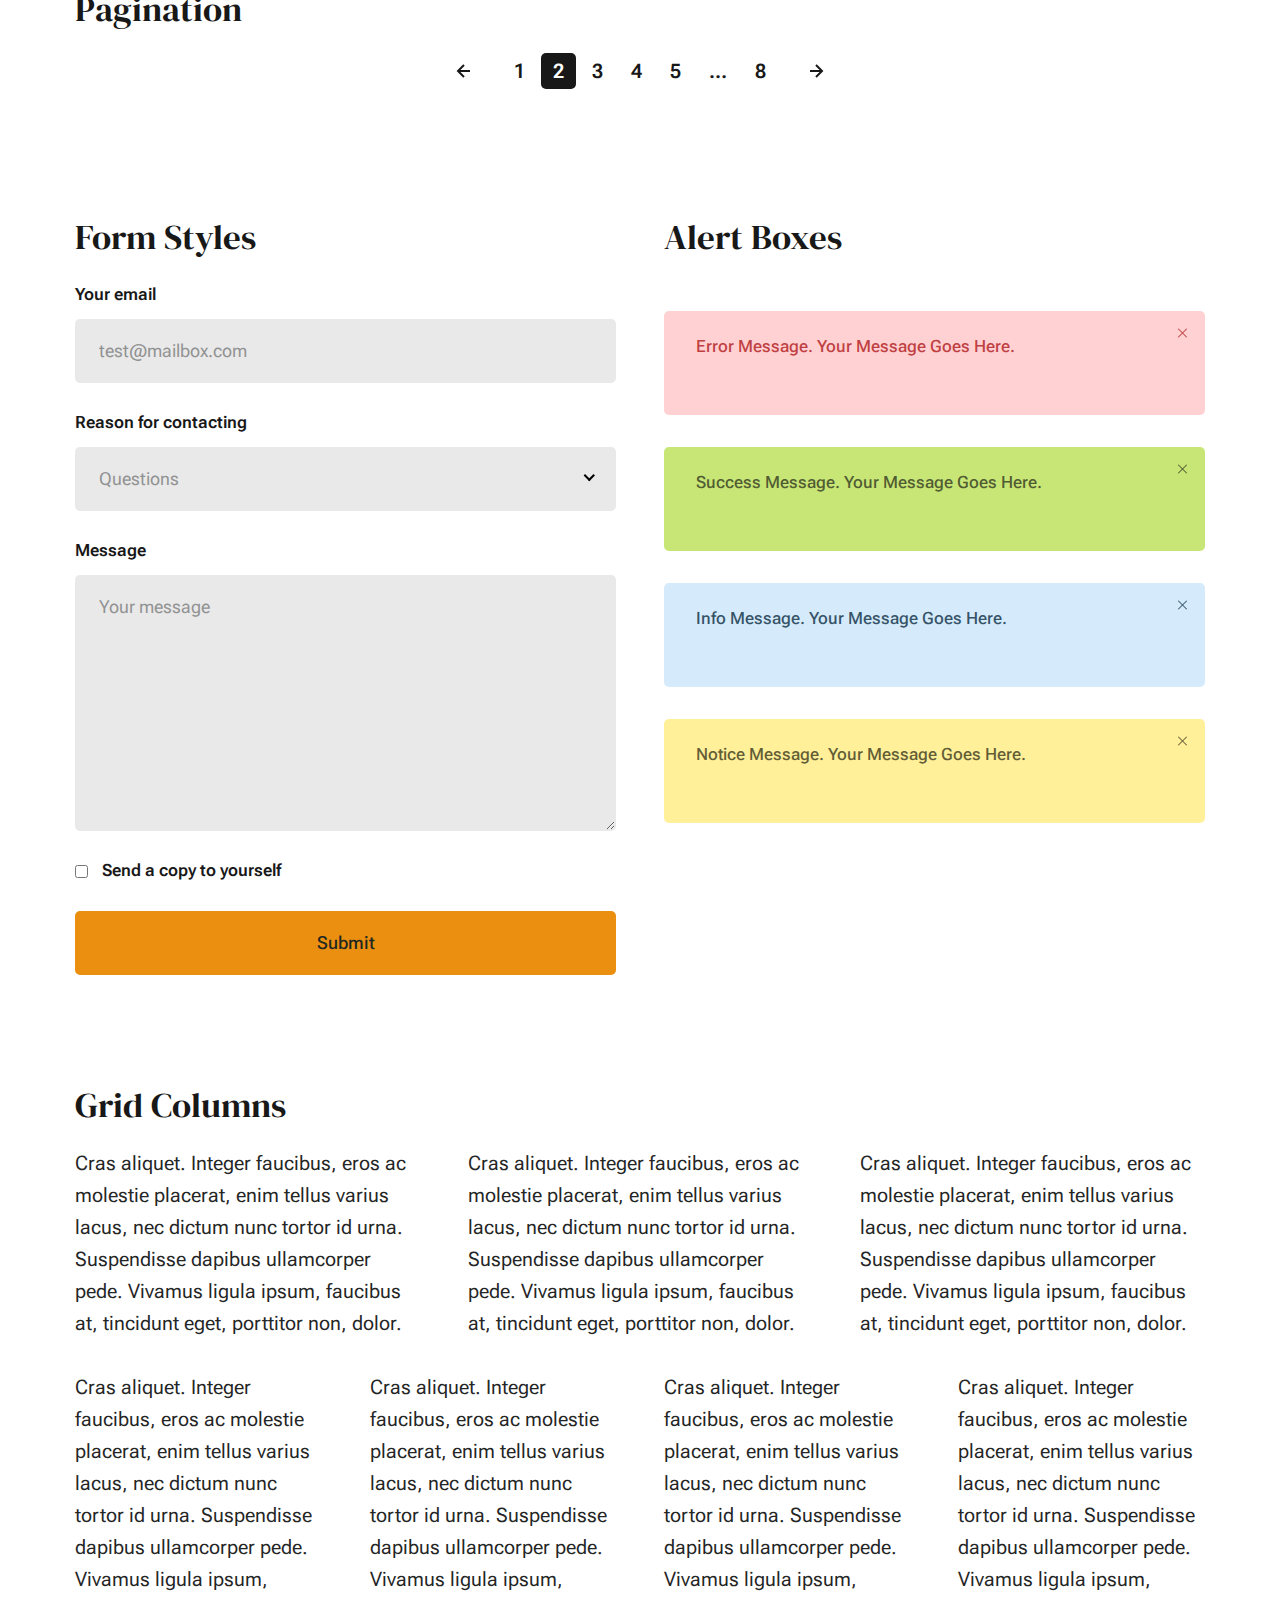
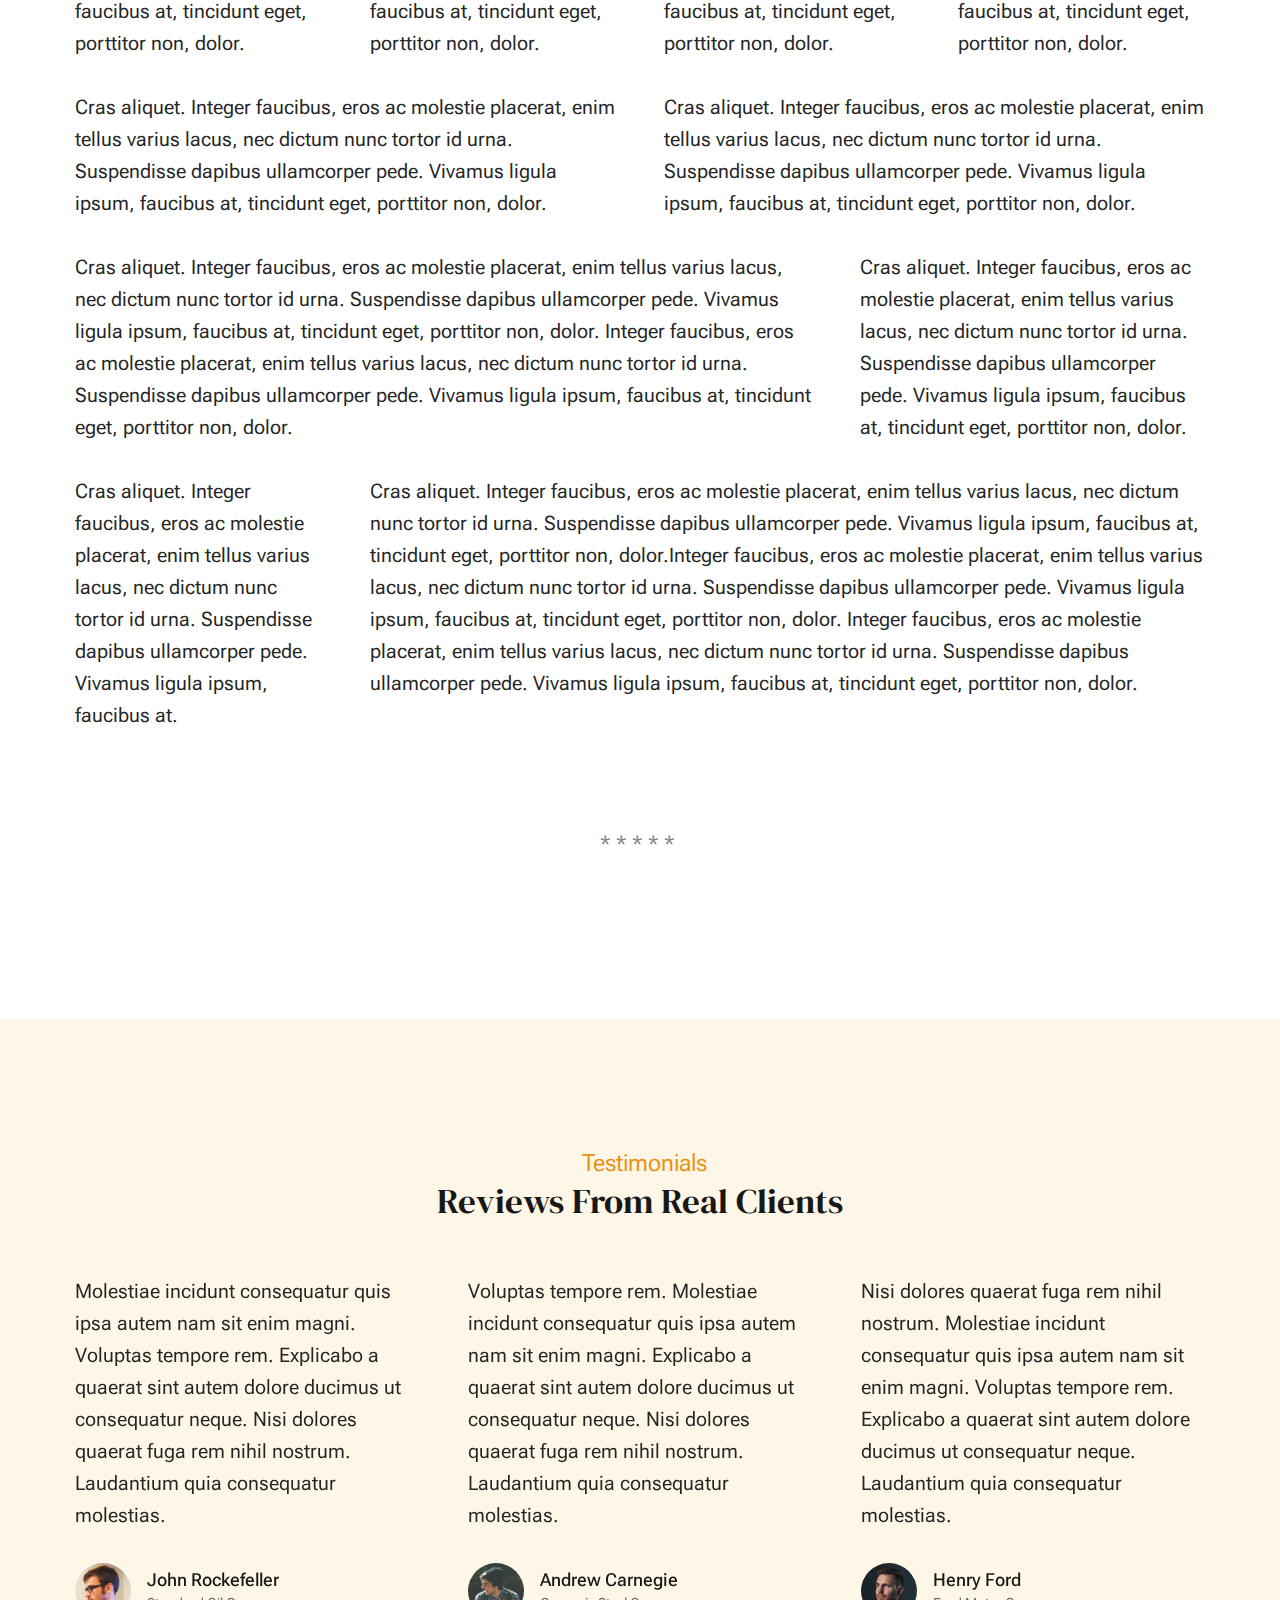
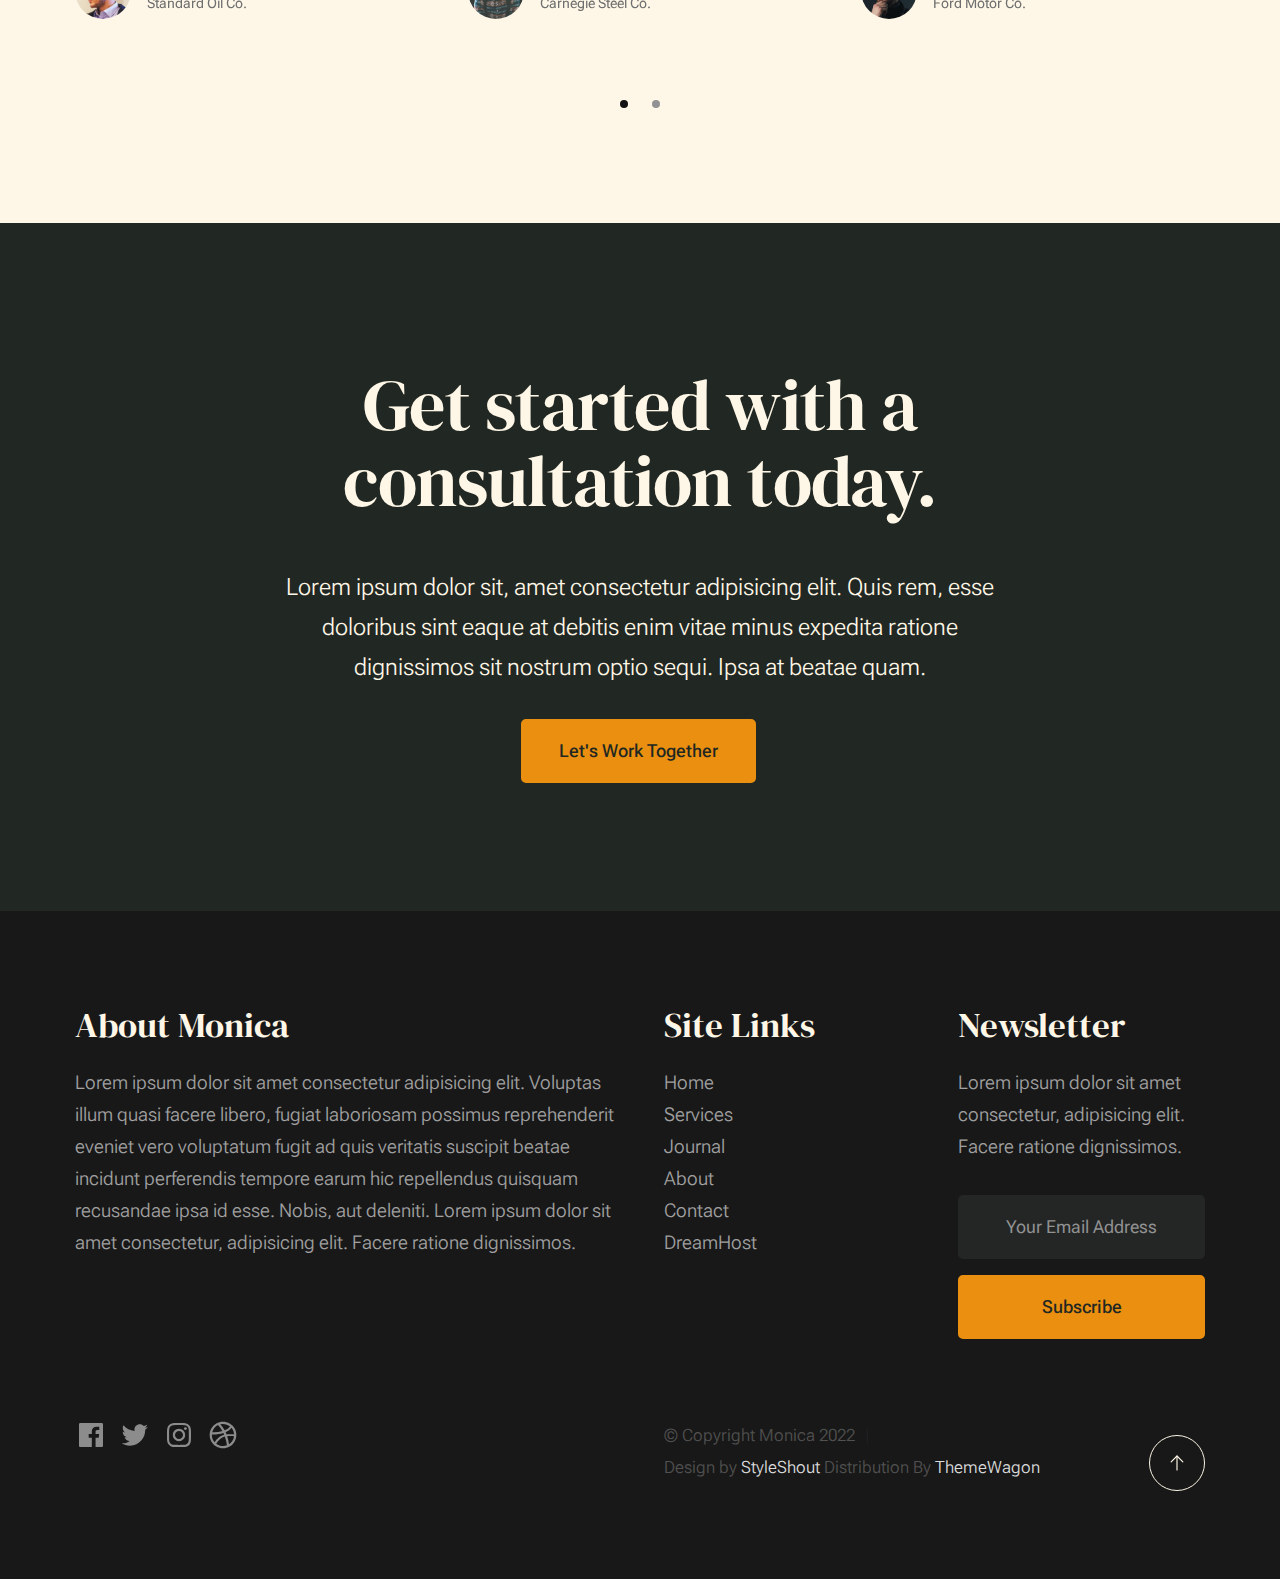
<file: styles.html>
<!DOCTYPE html>
<html lang="en" class="no-js" >
<head>

    <!--- basic page needs
    ================================================== -->
    <meta charset="utf-8">
    <meta name="viewport" content="width=device-width, initial-scale=1">
    <title>Styles - Monica</title>

    <script>
        document.documentElement.classList.remove('no-js');
        document.documentElement.classList.add('js');
    </script>

    <!-- CSS
    ================================================== -->
    <link rel="stylesheet" href="css/vendor.css">
    <link rel="stylesheet" href="css/styles.css">

    <!-- favicons
    ================================================== -->
    <link rel="apple-touch-icon" sizes="180x180" href="apple-touch-icon.png">
    <link rel="icon" type="image/png" sizes="32x32" href="favicon-32x32.png">
    <link rel="icon" type="image/png" sizes="16x16" href="favicon-16x16.png">
    <link rel="manifest" href="site.webmanifest">

</head>


<body id="top">


    <!-- preloader
    ================================================== -->
    <div id="preloader">
        <div id="loader" class="dots-fade">
            <div></div>
            <div></div>
            <div></div>
        </div>
    </div>


    <!-- page wrap
    ================================================== -->
    <div id="page" class="s-pagewrap">


        <!-- # site header 
        ================================================== -->
        <header class="s-header">

            <div class="row s-header__inner width-sixteen-col">

                <div class="s-header__block">
                    <div class="s-header__logo">
                        <a class="logo" href="index.html">
                            <img src="images/logo.svg" alt="Homepage">
                        </a>
                    </div>

                    <a class="s-header__menu-toggle" href="#0"><span>Menu</span></a>
                </div> <!-- end s-header__block -->

                <nav class="s-header__nav">
    
                    <ul class="s-header__menu-links">
                        <li><a href="about.html">About</a></li>
                        <li><a href="services.html">Services</a></li>
                        <li><a href="blog.html">Journal</a></li>
                        <li><a href="contact.html">Contact</a></li>
                    </ul> <!-- s-header__menu-links -->

                    <div class="s-header__contact">
                        <a href="contact.html" class="btn btn--primary s-header__contact-btn">Let's Work Together</a>                        
                    </div> <!-- s-header__contact -->
    
                </nav> <!-- end s-header__nav -->

            </div> <!-- end s-header__inner -->

        </header> <!-- end s-header -->


        <!-- # site main content
        ================================================== -->
        <section id="content" class="s-content">

               <section class="s-pageheader pageheader">
                    <div class="row">
                        <div class="column xl-12">
                            <h1 class="page-title">
                               Style Guide
                            </h1>                            
                        </div>
                    </div>
               </section> <!-- end pageheader --> 

               <section class="s-pagecontent pagecontent">

                    <div class="row row-x-center text-center">

                        <div class="column tab-12 xl-9">
            
                            <p class="lead">Lorem ipsum Officia elit ad tempor dolore est ex incididunt incididunt occaecat culpa deserunt 
                            sunt labore in cillum ullamco magna in Excepteur consequat in reprehenderit proident mollit incididunt officia commodo.
                            Duis ea officia sed dolor pariatur enim dolore dolore quis incididunt nulla exercitation commodo veniam et ea incididunt.
                            </p>
            
                            <hr>
                        </div>
            
                    </div> <!-- end row -->
            
                    <div class="row">
            
                        <div class="column mob-12 md-6 stack-on-900">
            
                            <h3>Paragraph and Image</h3>
            
                            <p><a href="#"><img width="120" height="120" class="u-pull-left" alt="sample-image" src="images/sample-image.jpg"></a>
                            Lorem ipsum dolor sit amet, consectetuer adipiscing elit. Donec libero. Suspendisse bibendum.Cras id urna. Morbi 
                            tincidunt, orci ac convallis aliquam, lectus turpis varius lorem, eu posuere nunc justo tempus leo. Donec mattis, 
                            purus nec placerat bibendum, dui pede condimentum odio, ac blandit ante orci ut diam. Cras fringilla magna. 
                            Phasellus suscipit, leo a pharetra condimentum, lorem tellus eleifend magna, eget fringilla velit magna id 
                            neque posuere nunc justo tempus leo. </p>
            
                            <p>
                            Lorem ipsum dolor sit amet, consectetuer adipiscing elit. Donec libero. Suspendisse bibendum. Cras id urna. 
                            Morbi tincidunt, orci ac convallis aliquam, lectus turpis varius lorem, eu posuere nunc justo tempus leo. 
                            Donec mattis, purus nec placerat bibendum, dui pede condimentumodio, ac blandit ante orci ut diam.	
                            </p>
            
                            <p>A <a href="#">link</a>,
                            <abbr title="this really isn't a very good description">abbrebation</abbr>,
                            <strong>strong text</strong>,
                            <em>em text</em>,
                            <del>deleted text</del>, and
                            <mark>this is a mark text.</mark>
                            <code>.code</code>
                            </p>
            
                        </div>
            
                        <div class="column mob-12 md-6">
            
                            <h3>Drop Caps</h3>
            
                            <p class="drop-cap">Far far away, behind the word mountains, far from the countries Vokalia and Consonantia,
                            there live the blind texts. Separated they live in Bookmarksgrove right at the coast of the
                            Semantics, a large language ocean. A small river named Duden flows by their place and supplies it with the 
                            necessary regelialia. Morbi tincidunt, orci ac convallis aliquam, lectus turpis varius lorem, 
                            euposuere nunc justo tempus leo. Donec mattis, purus nec placerat bibendum, dui pede condimentum odio, 
                            ac blandit ante orci ut diam. Cras fringilla magna. Phasellus suscipit, leo a pharetra condimentum, 
                            lorem tellus eleifend magna, eget fringilla velit magna id neque.
                            </p>
            
                            <h3>Small Print</h3>
            
                            <p><small>Lorem ipsum dolor sit amet, consectetuer adipiscing elit. Donec libero.</small></p>
                            
                    
            
                        </div>
            
                    </div> <!-- end row -->
            
                    <div class="row">
            
                        <div class="column xl-6 md-12">
            
                            <h3 class="u-add-bottom">Pull Quotes</h3>
            
                            <p>
                            Perspiciatis nemo unde et nobis modi consequatur officia amet. Ut enim 
                            tenetur provident maiores. Perspiciatis asperiores incidunt sequi 
                            quisquam. Enim aut. 
                            </p>
            
                            <figure class="pull-quote">
                                <blockquote>
                                    <p>
                                    When you look in the eyes of grace, when you meet grace, 
                                    when you embrace grace, when you see the nail prints in 
                                    grace’s hands and the fire in his eyes, when you feel his 
                                    relentless love for you - it will not motivate you to sin. 
                                    It will motivate you to righteousness.
                                    </p>
            
                                    <footer>
                                        <cite>Judah Smith</cite>
                                    </footer>
                                </blockquote>
                            </figure>
            
            
                        </div>
            
                        <div class="column xl-6 md-12">
            
                            <h3 class="h-add-bottom">Block Quotes</h3>
            
                            <blockquote cite="http://where-i-got-my-info-from.com">
                                <p>
                                For God so loved the world, that he gave his only Son, that whoever believes in 
                                him should not perish but have eternal life. For God did not send his Son into 
                                the world to condemn the world, but in order that the world might be 
                                saved through him.
                                </p>
            
                                <footer>
                                    <cite>
                                        <a href="#0">John 3:16-17 ESV</a>
                                    </cite>
                                </footer>
            
                            </blockquote>
            
                            <blockquote>
                                <p>There is a God-shaped vacuum in the heart of each man which cannot be satisfied 
                                by any created thing but only by God the Creator.</p>
            
                                <footer>
                                    <cite>Blaise Pascal</cite>
                                </footer>
            
                            </blockquote>
            
                        </div>
            
                    </div> <!-- end row -->
            
                    <div class="row u-add-half-bottom">
            
                        <div class="column xl-6 md-12">
            
                            <h3>Example Lists</h3>
            
                            <ol>
                                <li>Here is an example</li>
                                <li>of an ordered list.</li>
                                <li>A parent list item.
                                    <ul>
                                        <li>one</li>
                                        <li>two</li>
                                        <li>three</li>
                                    </ul>
                                    </li>
                                    <li>A list item.</li>
                                </ol>
            
                            <ul class="disc">
                                <li>Here is an example</li>
                                <li>of an unordered list.</li>
                            </ul>
            
                            <h3>Definition Lists</h3>
            
                            <h5>a) Multi-line Definitions (default) </h5>
            
                            <dl class="dictionary-style">
                                <dt><strong>This is a term</strong></dt>
                                    <dd>this is the definition of that term, which both live in a <code>dl</code>.</dd>
                                <dt><strong>Another Term</strong></dt>
                                    <dd>And it gets a definition too, which is this line</dd>
                                    <dd>This is a 2<sup>nd</sup> definition for a single term. A <code>dt</code> may be followed by multiple <code>dd</code>s.</dd>
                            </dl>
            
                            <h3 class="u-add-bottom">Skill Bars</h3>
            
                            <ul class="skill-bars">
                                <li>
                                <div class="progress percent90"><span>90%</span></div>
                                <strong>HTML</strong>
                                </li>
                                <li>
                                <div class="progress percent85"><span>85%</span></div>
                                <strong>CSS</strong>
                                </li>
                                <li>
                                <div class="progress percent70"><span>70%</span></div>
                                <strong>Javascript</strong>
                                </li>
                                <li>
                                <div class="progress percent95"><span>95%</span></div>
                                <strong>PHP</strong>
                                </li>
                                <li>
                                <div class="progress percent75"><span>75%</span></div>
                                <strong>Illustrator</strong>
                                </li>
                                <li>
                                <div class="progress percent90"><span>90%</span></div>
                                <strong>Figma</strong>
                                </li>
                            </ul>
            
                        </div>
            
                        <div class="column xl-6 md-12">
            
                            <h3 class="u-add-bottom">Buttons</h3>
            
                            <p>
                                <a class="btn btn--primary u-fullwidth" href="#0">Primary Button</a>
                                <a class="btn u-fullwidth" href="#0">Default Button</a>
                                <a class="btn btn--stroke u-fullwidth" href="#0">Stroke Button</a>
                            </p>
            
                            <h3>Stats Tabs</h3>
            
                            <ul class="stats-tabs">
                                <li><a href="#0">1,234 <em>Peter</em></a></li>
                                <li><a href="#0">567 <em>James</em></a></li>
                                <li><a href="#0">23,456 <em>John</em></a></li>
                                <li><a href="#0">3,456 <em>Andrew</em></a></li>
                                <li><a href="#0">456 <em>Philip</em></a></li>
                                <li><a href="#0">26 <em>Matthew</em></a></li>
                            </ul>
            
                            <h3 class="u-add-bottom">Code</h3>
            
<pre><code class="language-css">
    code {
    font-size: 1.4rem;
    margin: 0 .2rem;
    padding: .2rem .6rem;
    white-space: nowrap;
    background: #F1F1F1;
    border: 1px solid #E1E1E1;	
    border-radius: 3px;
    }
</code></pre>
            
                        </div>
            
                    </div> <!-- end row -->
            
                    <div class="row u-add-half-bottom">
            
                        <div class="column xl-6 md-12">
                                
                            <h1>H1 Heading Doloremque dolor voluptas est sequi omnis.</h1>
                            <p>Doloremque dolor voluptas est sequi omnis. Pariatur ut aut. Sed enim tempora qui veniam qui cum vel. 
                            Voluptas odit at vitae minima. In assumenda ut. Voluptatem totam impedit accusantium reiciendis excepturi aut qui accusamus praesentium.</p>
            
                            <h2>H2 Heading Doloremque dolor voluptas est sequi omnis.</h2>
                            <p>Doloremque dolor voluptas est sequi omnis. Pariatur ut aut. Sed enim tempora qui veniam qui cum vel. 
                            Voluptas odit at vitae minima. In assumenda ut. Voluptatem totam impedit accusantium reiciendis excepturi aut qui accusamus praesentium.</p>
            
                            <h3>H3 Heading Doloremque dolor voluptas est sequi omnis.</h3>
                            <p>Doloremque dolor voluptas est sequi omnis. Pariatur ut aut. Sed enim tempora qui veniam qui cum vel. 
                            Voluptas odit at vitae minima. In assumenda ut. Voluptatem totam impedit accusantium reiciendis excepturi aut qui accusamus praesentium.</p>
            
                            
                        </div>
            
                        <div class="column xl-6 md-12">
                            <h4>H4 Heading Doloremque dolor voluptas est sequi omnis.</h4>
                            <p>Doloremque dolor voluptas est sequi omnis. Pariatur ut aut. Sed enim tempora qui veniam qui cum vel. 
                            Voluptas odit at vitae minima. In assumenda ut. Voluptatem totam impedit accusantium reiciendis excepturi aut qui accusamus praesentium.</p>
            
                            <h5>H5 Heading Doloremque dolor voluptas est sequi omnis.</h5>
                            <p>Doloremque dolor voluptas est sequi omnis. Pariatur ut aut. Sed enim tempora qui veniam qui cum vel. 
                            Voluptas odit at vitae minima. In assumenda ut. Voluptatem totam impedit accusantium reiciendis excepturi aut qui accusamus praesentium.</p>
            
                            <h6>H6 Heading Doloremque dolor voluptas est sequi omnis.</h6>
                            <p>Doloremque dolor voluptas est sequi omnis. Pariatur ut aut. Sed enim tempora qui veniam qui cum vel. 
                            Voluptas odit at vitae minima. In assumenda ut. Voluptatem totam impedit accusantium reiciendis excepturi aut qui accusamus praesentium.</p>
                
                            
                        </div>
            
                    </div> <!-- end row -->
            
                    <div class="row u-add-half-bottom">
            
                        <div class="column xl-6 md-12">
            
                            <h3 class="u-add-bottom">Responsive Image</h3>
            
                            <figure>
                                <img src="images/wheel-500.jpg" 
                                srcset="images/wheel-1000.jpg 1000w, 
                                images/wheel-500.jpg 500w" 
                                sizes="(max-width: 1000px) 100vw, 1000px" alt="">
            
                                <figcaption>
                                    Here is some random picture.
                                </figcaption>
                            </figure>
            
                        </div>
            
                        <div class="column xl-6 md-12">
            
                            <h3 class="u-add-bottom">Responsive video</h3>
            
                            <div class="video-container">
                            <iframe src="https://player.vimeo.com/video/14592941?color=00a650&title=0&byline=0&portrait=0" width="500" height="281" frameborder="0" webkitallowfullscreen mozallowfullscreen allowfullscreen></iframe> 
                            </div>
            
                        </div>
                        
                    </div> <!-- end row -->
            
                    <div class="row u-add-bottom">
            
                        <div class="column xl-12">
            
                            <h3>Tables</h3>
                            <p>Be sure to use properly formed table markup with <code>&lt;thead&gt;</code> and <code>&lt;tbody&gt;</code> when building a <code>table</code>.</p>
            
                            <div class="table-responsive">
            
                                <table>
                                        <thead>
                                        <tr>
                                            <th>Name</th>
                                            <th>Age</th>
                                            <th>Sex</th>
                                            <th>Location</th>
                                        </tr>
                                        </thead>
                                        <tbody>
                                        <tr>
                                            <td>William J. Seymour</td>
                                            <td>34</td>
                                            <td>Male</td>
                                            <td>Azusa Street</td>
                                        </tr>
                                        <tr>
                                            <td>Jennie Evans Moore</td>
                                            <td>30</td>
                                            <td>Female</td>
                                            <td>Azusa Street</td>
                                        </tr>
                                        </tbody>
                                </table>
            
                            </div>
            
                        </div>
                        
                    </div> <!-- end row -->
            
                    <div class="row">
            
                        <div class="column xl-12">
                            <h3>Pagination</h3>
            
                            <nav class="pgn">
                                <ul>
                                    <li>
                                        <a class="pgn__prev" href="#0">
                                            <svg xmlns="http://www.w3.org/2000/svg" width="24" height="24" viewBox="0 0 24 24"><path d="M12.707 17.293L8.414 13H18v-2H8.414l4.293-4.293-1.414-1.414L4.586 12l6.707 6.707z"/></svg>
                                        </a>
                                    </li>
                                    <li><a class="pgn__num" href="#0">1</a></li>
                                    <li><span class="pgn__num current">2</span></li>
                                    <li><a class="pgn__num" href="#0">3</a></li>
                                    <li><a class="pgn__num" href="#0">4</a></li>
                                    <li><a class="pgn__num" href="#0">5</a></li>
                                    <li><span class="pgn__num dots">…</span></li>
                                    <li><a class="pgn__num" href="#0">8</a></li>
                                    <li>
                                        <a class="pgn__next" href="#0">
                                            <svg xmlns="http://www.w3.org/2000/svg" width="24" height="24" viewBox="0 0 24 24"><path d="M11.293 17.293l1.414 1.414L19.414 12l-6.707-6.707-1.414 1.414L15.586 11H6v2h9.586z"/></svg>
                                        </a>
                                    </li>
                                </ul>
                            </nav>
                        </div>
            
                    </div> <!-- end row -->
            
                    <div class="row">
            
                        <div class="column xl-6 md-12">
            
                            <h3 class="u-add-bottom">Form Styles</h3>
            
                            <form>
                                <div>
                                    <label for="sampleInput">Your email</label>
                                    <input class="u-fullwidth" type="email" placeholder="test@mailbox.com" id="sampleInput">
                                </div>
                                <div>
                                    <label for="sampleRecipientInput">Reason for contacting</label>
                                    <div class="ss-custom-select">
                                        <select class="u-fullwidth" id="sampleRecipientInput">
                                            <option value="Option 1">Questions</option>
                                            <option value="Option 2">Report</option>
                                            <option value="Option 3">Others</option>
                                        </select>
                                    </div>
                                </div>
                                
                                <label for="exampleMessage">Message</label>
                                <textarea class="u-fullwidth" placeholder="Your message" id="exampleMessage"></textarea>
            
                                <label class="u-add-bottom">
                                    <input type="checkbox">
                                    <span class="label-text">Send a copy to yourself</span>
                                </label>
                            
                                <input class="btn--primary u-fullwidth" type="submit" value="Submit">
                            </form>
            
                        </div>
            
                        <div class="column xl-6 md-12">
            
                            <h3>Alert Boxes</h3>
            
                            <br>
                            
                            <div class="alert-box alert-box--error">
                                <p>Error Message. Your Message Goes Here.</p>
                                <span class="alert-box__close"></span>
                            </div><!-- end error -->
                                    
                            <div class="alert-box alert-box--success">
                                <p>Success Message. Your Message Goes Here.</p>
                                <span class="alert-box__close"></span>
                            </div><!-- end success -->
                                    
                            <div class="alert-box alert-box--info">
                                <p>Info Message. Your Message Goes Here.</p>
                                <span class="alert-box__close"></span>
                            </div><!-- end info -->
                                    
                            <div class="alert-box alert-box--notice">
                                <p>Notice Message. Your Message Goes Here.</p>
                                <span class="alert-box__close"></span>
                            </div><!-- end notice -->
                        
                        </div>
            
                    </div> <!-- end row -->
            
                    <div class="row">
            
                        <div class="xl-12 column">
                        <h3 class="half-bottom">Grid Columns</h3>
                        </div>
            
                    </div> <!-- Row End-->
            
                    <!--<h4>1/3 Columns</h4>  -->
            
                    <div class="row">
            
                        <div class="xl-4 md-12 column">
                            <p>
                            Cras aliquet. Integer faucibus, eros ac molestie placerat, enim tellus varius lacus,
                            nec dictum nunc tortor id urna. Suspendisse dapibus ullamcorper pede. Vivamus ligula ipsum,
                            faucibus at, tincidunt eget, porttitor non, dolor. 
                            </p>
                        </div>
            
                        <div class="xl-4 md-12 column">
                            <p>
                            Cras aliquet. Integer faucibus, eros ac molestie placerat, enim tellus varius lacus,
                            nec dictum nunc tortor id urna. Suspendisse dapibus ullamcorper pede. Vivamus ligula ipsum,
                            faucibus at, tincidunt eget, porttitor non, dolor. 
                            </p>
                        </div>
            
                        <div class="xl-4 md-12 column">
                            <p>
                            Cras aliquet. Integer faucibus, eros ac molestie placerat, enim tellus varius lacus,
                            nec dictum nunc tortor id urna. Suspendisse dapibus ullamcorper pede. Vivamus ligula ipsum,
                            faucibus at, tincidunt eget, porttitor non, dolor. 
                            </p>
                        </div>
            
                    </div>
            
                    <!--<h4>1/4 Columns</h4>  -->
            
                    <div class="row">
            
                        <div class="xl-3 md-6 tab-12 column">
                            <p>
                            Cras aliquet. Integer faucibus, eros ac molestie placerat, enim tellus varius lacus,
                            nec dictum nunc tortor id urna. Suspendisse dapibus ullamcorper pede. Vivamus ligula ipsum,
                            faucibus at, tincidunt eget, porttitor non, dolor. 
                            </p>
                        </div>
            
                        <div class="xl-3 md-6 tab-12 column">
                            <p>
                            Cras aliquet. Integer faucibus, eros ac molestie placerat, enim tellus varius lacus,
                            nec dictum nunc tortor id urna. Suspendisse dapibus ullamcorper pede. Vivamus ligula ipsum,
                            faucibus at, tincidunt eget, porttitor non, dolor. 
                            </p>
                        </div>
            
                        <div class="xl-3 md-6 tab-12 column">
                            <p>
                            Cras aliquet. Integer faucibus, eros ac molestie placerat, enim tellus varius lacus,
                            nec dictum nunc tortor id urna. Suspendisse dapibus ullamcorper pede. Vivamus ligula ipsum,
                            faucibus at, tincidunt eget, porttitor non, dolor. 
                            </p>
                        </div>
            
                        <div class="xl-3 md-6 tab-12 column">
                            <p>
                            Cras aliquet. Integer faucibus, eros ac molestie placerat, enim tellus varius lacus,
                            nec dictum nunc tortor id urna. Suspendisse dapibus ullamcorper pede. Vivamus ligula ipsum,
                            faucibus at, tincidunt eget, porttitor non, dolor. 
                            </p>
                        </div>
            
                    </div>
            
                    <!--<h4>1/2 Columns</h4>  -->
            
                    <div class="row">
            
                        <div class="xl-6 tab-12 column">
                            <p>
                            Cras aliquet. Integer faucibus, eros ac molestie placerat, enim tellus varius lacus,
                            nec dictum nunc tortor id urna. Suspendisse dapibus ullamcorper pede. Vivamus ligula ipsum,
                            faucibus at, tincidunt eget, porttitor non, dolor. 
                            </p>
                        </div>
            
                        <div class="xl-6 tab-12 column">
                            <p>
                            Cras aliquet. Integer faucibus, eros ac molestie placerat, enim tellus varius lacus,
                            nec dictum nunc tortor id urna. Suspendisse dapibus ullamcorper pede. Vivamus ligula ipsum,
                            faucibus at, tincidunt eget, porttitor non, dolor. 
                            </p>
                        </div>
            
                    </div>
            
                    <!--<h4>2/3 Columns</h4>  -->
            
                    <div class="row">
            
                        <div class="xl-8 md-7 tab-12 column">
                            <p>
                            Cras aliquet. Integer faucibus, eros ac molestie placerat, enim tellus varius lacus,
                            nec dictum nunc tortor id urna. Suspendisse dapibus ullamcorper pede. Vivamus ligula ipsum,
                            faucibus at, tincidunt eget, porttitor non, dolor. Integer faucibus, eros ac molestie placerat, enim tellus varius lacus,
                            nec dictum nunc tortor id urna. Suspendisse dapibus ullamcorper pede. Vivamus ligula ipsum,
                            faucibus at, tincidunt eget, porttitor non, dolor.
                            </p>
                        </div>
            
                        <div class="xl-4 md-5 tab-12 column">
                            <p>
                            Cras aliquet. Integer faucibus, eros ac molestie placerat, enim tellus varius lacus,
                            nec dictum nunc tortor id urna. Suspendisse dapibus ullamcorper pede. Vivamus ligula ipsum,
                            faucibus at, tincidunt eget, porttitor non, dolor. 
                            </p>
                        </div>
            
                    </div>
            
                    <!--<h4>3/4 Columns</h4>  -->
            
                    <div class="row">
            
                        <div class="xl-3 md-5 tab-12 column">
                            <p>
                            Cras aliquet. Integer faucibus, eros ac molestie placerat, enim tellus varius lacus,
                            nec dictum nunc tortor id urna. Suspendisse dapibus ullamcorper pede. Vivamus ligula ipsum,
                            faucibus at. 
                            </p>
                        </div>
            
                        <div class="xl-9 md-7 tab-12 column">
                            <p>
                            Cras aliquet. Integer faucibus, eros ac molestie placerat, enim tellus varius lacus,
                            nec dictum nunc tortor id urna. Suspendisse dapibus ullamcorper pede. Vivamus ligula ipsum,
                            faucibus at, tincidunt eget, porttitor non, dolor.Integer faucibus, eros ac molestie placerat, enim tellus varius lacus,
                            nec dictum nunc tortor id urna. Suspendisse dapibus ullamcorper pede. Vivamus ligula ipsum,
                            faucibus at, tincidunt eget, porttitor non, dolor. Integer faucibus, eros ac molestie placerat, enim tellus varius lacus,
                            nec dictum nunc tortor id urna. Suspendisse dapibus ullamcorper pede. Vivamus ligula ipsum,
                            faucibus at, tincidunt eget, porttitor non, dolor.
                            </p>
                        </div>
            
                    </div> 
            
                    <hr class="fancy">

               </section> <!-- pagecontent -->

               <section class="s-testimonials">

                    <div class="s-testimonials__header row row-x-center text-center">
                        <div class="column xl-8 lg-12">
        
                            <p class="text-pretitle">
                            Testimonials
                            </p>
                            <h3>
                            Reviews From Real Clients
                            </h3>                        
        
                        </div>
                    </div> <!--end s-testimonials__header -->

                    <div class="row s-testimonials__content">
                        <div class="column xl-12 testimonials">

                            <div class="swiper-container testimonials__slider page-slider">

                                <div class="swiper-wrapper">
                                    <div class="testimonials__slide swiper-slide">
                                        <p>
                                        Molestiae incidunt consequatur quis ipsa autem nam sit enim magni. Voluptas tempore rem. 
                                        Explicabo a quaerat sint autem dolore ducimus ut consequatur neque. Nisi dolores quaerat fuga rem nihil nostrum.
                                        Laudantium quia consequatur molestias.
                                        </p>
                                        <div class="testimonials__author">
                                            <img src="images/avatars/user-01.jpg" alt="Author image" class="testimonials__avatar">
                                            <cite class="testimonials__cite">
                                                <strong>John Rockefeller</strong>
                                                <span>Standard Oil Co.</span>
                                            </cite>
                                        </div>
                                    </div>
                                    <div class="testimonials__slide swiper-slide">
                                        <p>
                                        Voluptas tempore rem. Molestiae incidunt consequatur quis ipsa autem nam sit enim magni. 
                                        Explicabo a quaerat sint autem dolore ducimus ut consequatur neque. Nisi dolores quaerat fuga rem nihil nostrum.
                                        Laudantium quia consequatur molestias.
                                        </p>
                                        <div class="testimonials__author">
                                            <img src="images/avatars/user-04.jpg" alt="Author image" class="testimonials__avatar">
                                            <cite class="testimonials__cite">
                                                <strong>Andrew Carnegie</strong>
                                                <span>Carnegie Steel Co.</span>
                                            </cite>
                                        </div>
                                    </div>
                                    <div class="testimonials__slide swiper-slide">
                                        <p>
                                        Nisi dolores quaerat fuga rem nihil nostrum. Molestiae incidunt consequatur quis ipsa autem nam sit enim magni. 
                                        Voluptas tempore rem. Explicabo a quaerat sint autem dolore ducimus ut consequatur neque. 
                                        Laudantium quia consequatur molestias.
                                        </p>
                                        <div class="testimonials__author">
                                            <img src="images/avatars/user-06.jpg" alt="Author image" class="testimonials__avatar">
                                            <cite class="testimonials__cite">
                                                <strong>Henry Ford</strong>
                                                <span>Ford Motor Co.</span>
                                            </cite>
                                        </div>
                                    </div>
                                    <div class="testimonials__slide swiper-slide">
                                        <p>
                                        Molestiae incidunt consequatur quis ipsa autem nam sit enim magni. Voluptas tempore rem. 
                                        Explicabo a quaerat sint autem dolore ducimus ut consequatur neque. Nisi dolores quaerat fuga rem nihil nostrum.
                                        Laudantium quia consequatur molestias.
                                        </p>
                                        <div class="testimonials__author">
                                            <img src="images/avatars/user-02.jpg" alt="Author image" class="testimonials__avatar">
                                            <cite class="testimonials__cite">
                                                <strong>John Morgan</strong>
                                                <span>JP Morgan & Co.</span>
                                            </cite>
                                        </div>
                                    </div> 
                                </div> <!-- end swiper-wrapper --> 

                                <div class="swiper-pagination"></div>

                            </div> <!--end testimonials__slider --> 

                        </div> <!-- testimonials -->
                    </div> <!--end s-testimonials__content -->

               </section> <!-- end s-testimonials -->

        </section> <!-- s-content-->

        <!-- # cta
        ================================================== -->
        <section id="cta" class="s-cta">

            <div class="row row-x-center text-center">
                <div class="column xl-8 lg-12">

                    <div class="s-cta__content">
                        <h2 class="text-display-title">
                        Get started with a consultation today.
                        </h2>
                        <p class="lead">
                        Lorem ipsum dolor sit, amet consectetur adipisicing elit. Quis rem, esse doloribus sint eaque at debitis enim vitae minus expedita ratione dignissimos sit nostrum optio sequi. Ipsa at beatae quam.
                        </p>
                        <a href="contact.html" class="btn btn--primary">Let's Work Together</a>
                    </div>

                </div>
            </div>

        </section> <!-- end s-cta -->


        <!-- # footer 
        ================================================== -->
        <footer class="s-footer">
            <div class="row s-footer__content">
                <div class="column xl-6 lg-6 md-12 s-footer__block s-footer__about">                    
                    <h3>About Monica</h3>
                    <p>
                    Lorem ipsum dolor sit amet consectetur adipisicing elit. Voluptas illum quasi facere libero, 
                    fugiat laboriosam possimus reprehenderit eveniet vero voluptatum fugit ad quis veritatis suscipit beatae 
                    incidunt perferendis tempore earum hic repellendus quisquam recusandae ipsa id esse. Nobis, aut deleniti.
                    Lorem ipsum dolor sit amet consectetur, adipisicing elit. Facere ratione dignissimos.
                    </p>               
                </div>                
                <div class="column xl-3 lg-6 md-12 s-footer__block s-footer__site-links">
                    <h3>Site Links</h3>
                    <ul class="link-list">
                        <li><a href="index.html">Home</a></li>
                        <li><a href="services.html">Services</a></li>
                        <li><a href="blog.html">Journal</a></li>
                        <li><a href="about.html">About</a></li>
                        <li><a href="contact.html">Contact</a></li>
                        <li><a href="https://www.dreamhost.com/r.cgi?287326">DreamHost</a></li>
                    </ul>
                </div>
                <div class="column xl-3 lg-6 md-12 tab-12 s-footer__block s-footer__newsletter">
                    <h3>Newsletter</h3>

                    <p>
                    Lorem ipsum dolor sit amet consectetur, adipisicing elit. Facere ratione dignissimos.
                    </p>

                    <div class="subscribe-form">
                        <form id="mc-form" class="mc-form">
                            <input type="email" name="EMAIL" id="mce-EMAIL" class="u-fullwidth text-center" placeholder="Your Email Address" title="The domain portion of the email address is invalid (the portion after the @)." pattern="^([^\x00-\x20\x22\x28\x29\x2c\x2e\x3a-\x3c\x3e\x40\x5b-\x5d\x7f-\xff]+|\x22([^\x0d\x22\x5c\x80-\xff]|\x5c[\x00-\x7f])*\x22)(\x2e([^\x00-\x20\x22\x28\x29\x2c\x2e\x3a-\x3c\x3e\x40\x5b-\x5d\x7f-\xff]+|\x22([^\x0d\x22\x5c\x80-\xff]|\x5c[\x00-\x7f])*\x22))*\x40([^\x00-\x20\x22\x28\x29\x2c\x2e\x3a-\x3c\x3e\x40\x5b-\x5d\x7f-\xff]+|\x5b([^\x0d\x5b-\x5d\x80-\xff]|\x5c[\x00-\x7f])*\x5d)(\x2e([^\x00-\x20\x22\x28\x29\x2c\x2e\x3a-\x3c\x3e\x40\x5b-\x5d\x7f-\xff]+|\x5b([^\x0d\x5b-\x5d\x80-\xff]|\x5c[\x00-\x7f])*\x5d))*(\.\w{2,})+$" required>
                            <input type="submit" name="subscribe" value="Subscribe" class="btn btn--primary btn--small u-fullwidth">
                            <!-- <div style="position: absolute; left: -5000px;" aria-hidden="true"><input type="text" name="b_cdb7b577e41181934ed6a6a44_9a91cfe7b3" tabindex="-1" value=""></div> -->
                            <div class="mc-status"></div>
                        </form>
                    </div>
                </div>
            </div>    
            
            <div class="row s-footer__bottom">
                <div class="column xl-6 lg-12">
                    <ul class="s-footer__social social-list">
                        <li>
                            <a href="#0">
                                <svg xmlns="http://www.w3.org/2000/svg" width="24" height="24" viewBox="0 0 24 24" style="fill:rgba(0, 0, 0, 1);transform:;-ms-filter:"><path d="M20,3H4C3.447,3,3,3.448,3,4v16c0,0.552,0.447,1,1,1h8.615v-6.96h-2.338v-2.725h2.338v-2c0-2.325,1.42-3.592,3.5-3.592 c0.699-0.002,1.399,0.034,2.095,0.107v2.42h-1.435c-1.128,0-1.348,0.538-1.348,1.325v1.735h2.697l-0.35,2.725h-2.348V21H20 c0.553,0,1-0.448,1-1V4C21,3.448,20.553,3,20,3z"></path></svg>
                                <span class="u-screen-reader-text">Facebook</span>
                            </a>
                        </li>
                        <li>
                            <a href="#0">
                                <svg xmlns="http://www.w3.org/2000/svg" width="24" height="24" viewBox="0 0 24 24" style="fill:rgba(0, 0, 0, 1);transform:;-ms-filter:"><path d="M19.633,7.997c0.013,0.175,0.013,0.349,0.013,0.523c0,5.325-4.053,11.461-11.46,11.461c-2.282,0-4.402-0.661-6.186-1.809 c0.324,0.037,0.636,0.05,0.973,0.05c1.883,0,3.616-0.636,5.001-1.721c-1.771-0.037-3.255-1.197-3.767-2.793 c0.249,0.037,0.499,0.062,0.761,0.062c0.361,0,0.724-0.05,1.061-0.137c-1.847-0.374-3.23-1.995-3.23-3.953v-0.05 c0.537,0.299,1.16,0.486,1.82,0.511C3.534,9.419,2.823,8.184,2.823,6.787c0-0.748,0.199-1.434,0.548-2.032 c1.983,2.443,4.964,4.04,8.306,4.215c-0.062-0.3-0.1-0.611-0.1-0.923c0-2.22,1.796-4.028,4.028-4.028 c1.16,0,2.207,0.486,2.943,1.272c0.91-0.175,1.782-0.512,2.556-0.973c-0.299,0.935-0.936,1.721-1.771,2.22 c0.811-0.088,1.597-0.312,2.319-0.624C21.104,6.712,20.419,7.423,19.633,7.997z"></path></svg>
                                <span class="u-screen-reader-text">Twitter</span>
                            </a>
                        </li>
                        <li>
                            <a href="#0">
                                <svg xmlns="http://www.w3.org/2000/svg" width="24" height="24" viewBox="0 0 24 24" style="fill:rgba(0, 0, 0, 1);transform:;-ms-filter:"><path d="M11.999,7.377c-2.554,0-4.623,2.07-4.623,4.623c0,2.554,2.069,4.624,4.623,4.624c2.552,0,4.623-2.07,4.623-4.624 C16.622,9.447,14.551,7.377,11.999,7.377L11.999,7.377z M11.999,15.004c-1.659,0-3.004-1.345-3.004-3.003 c0-1.659,1.345-3.003,3.004-3.003s3.002,1.344,3.002,3.003C15.001,13.659,13.658,15.004,11.999,15.004L11.999,15.004z"></path><circle cx="16.806" cy="7.207" r="1.078"></circle><path d="M20.533,6.111c-0.469-1.209-1.424-2.165-2.633-2.632c-0.699-0.263-1.438-0.404-2.186-0.42 c-0.963-0.042-1.268-0.054-3.71-0.054s-2.755,0-3.71,0.054C7.548,3.074,6.809,3.215,6.11,3.479C4.9,3.946,3.945,4.902,3.477,6.111 c-0.263,0.7-0.404,1.438-0.419,2.186c-0.043,0.962-0.056,1.267-0.056,3.71c0,2.442,0,2.753,0.056,3.71 c0.015,0.748,0.156,1.486,0.419,2.187c0.469,1.208,1.424,2.164,2.634,2.632c0.696,0.272,1.435,0.426,2.185,0.45 c0.963,0.042,1.268,0.055,3.71,0.055s2.755,0,3.71-0.055c0.747-0.015,1.486-0.157,2.186-0.419c1.209-0.469,2.164-1.424,2.633-2.633 c0.263-0.7,0.404-1.438,0.419-2.186c0.043-0.962,0.056-1.267,0.056-3.71s0-2.753-0.056-3.71C20.941,7.57,20.801,6.819,20.533,6.111z M19.315,15.643c-0.007,0.576-0.111,1.147-0.311,1.688c-0.305,0.787-0.926,1.409-1.712,1.711c-0.535,0.199-1.099,0.303-1.67,0.311 c-0.95,0.044-1.218,0.055-3.654,0.055c-2.438,0-2.687,0-3.655-0.055c-0.569-0.007-1.135-0.112-1.669-0.311 c-0.789-0.301-1.414-0.923-1.719-1.711c-0.196-0.534-0.302-1.099-0.311-1.669c-0.043-0.95-0.053-1.218-0.053-3.654 c0-2.437,0-2.686,0.053-3.655c0.007-0.576,0.111-1.146,0.311-1.687c0.305-0.789,0.93-1.41,1.719-1.712 c0.534-0.198,1.1-0.303,1.669-0.311c0.951-0.043,1.218-0.055,3.655-0.055c2.437,0,2.687,0,3.654,0.055 c0.571,0.007,1.135,0.112,1.67,0.311c0.786,0.303,1.407,0.925,1.712,1.712c0.196,0.534,0.302,1.099,0.311,1.669 c0.043,0.951,0.054,1.218,0.054,3.655c0,2.436,0,2.698-0.043,3.654H19.315z"></path></svg>
                                <span class="u-screen-reader-text">Instagram</span>
                            </a>
                        </li>
                        <li>
                            <a href="#0">
                                <svg xmlns="http://www.w3.org/2000/svg" width="24" height="24" viewBox="0 0 24 24" style="fill: rgba(0, 0, 0, 1);transform: ;msFilter:;"><path d="M20.66 6.98a9.932 9.932 0 0 0-3.641-3.64C15.486 2.447 13.813 2 12 2s-3.486.447-5.02 1.34c-1.533.893-2.747 2.107-3.64 3.64S2 10.187 2 12s.446 3.487 1.34 5.02a9.924 9.924 0 0 0 3.641 3.64C8.514 21.553 10.187 22 12 22s3.486-.447 5.02-1.34a9.932 9.932 0 0 0 3.641-3.64C21.554 15.487 22 13.813 22 12s-.446-3.487-1.34-5.02zM12 3.66c2 0 3.772.64 5.32 1.919-.92 1.174-2.286 2.14-4.1 2.9-1.002-1.813-2.088-3.327-3.261-4.54A7.715 7.715 0 0 1 12 3.66zM5.51 6.8a8.116 8.116 0 0 1 2.711-2.22c1.212 1.201 2.325 2.7 3.34 4.5-2 .6-4.114.9-6.341.9-.573 0-1.006-.013-1.3-.04A8.549 8.549 0 0 1 5.51 6.8zM3.66 12c0-.054.003-.12.01-.2.007-.08.01-.146.01-.2.254.014.641.02 1.161.02 2.666 0 5.146-.367 7.439-1.1.187.373.381.793.58 1.26-1.32.293-2.674 1.006-4.061 2.14S6.4 16.247 5.76 17.5c-1.4-1.587-2.1-3.42-2.1-5.5zM12 20.34c-1.894 0-3.594-.587-5.101-1.759.601-1.187 1.524-2.322 2.771-3.401 1.246-1.08 2.483-1.753 3.71-2.02a29.441 29.441 0 0 1 1.56 6.62 8.166 8.166 0 0 1-2.94.56zm7.08-3.96a8.351 8.351 0 0 1-2.58 2.621c-.24-2.08-.7-4.107-1.379-6.081.932-.066 1.765-.1 2.5-.1.799 0 1.686.034 2.659.1a8.098 8.098 0 0 1-1.2 3.46zm-1.24-5c-1.16 0-2.233.047-3.22.14a27.053 27.053 0 0 0-.68-1.62c2.066-.906 3.532-2.006 4.399-3.3 1.2 1.414 1.854 3.027 1.96 4.84-.812-.04-1.632-.06-2.459-.06z"></path></svg>
                                <span class="u-screen-reader-text">Dribbble</span>
                            </a>
                        </li>
                    </ul> <!-- end s-footer__social -->
                </div>
                <div class="column xl-6 lg-12">
                    <p class="ss-copyright">
                        <span>© Copyright Monica 2022</span> 
                        <span>Design by <a href="https://www.styleshout.com/">StyleShout</a> Distribution By <a href="https://themewagon.com">ThemeWagon</a></span>
                    </p>
                </div>

                <div class="ss-go-top">
                    <a class="smoothscroll" title="Back to Top" href="#top">
                        <svg xmlns="http://www.w3.org/2000/svg" viewBox="0 0 24 24" width="36" height="36" fill="none" stroke="#ffffff" stroke-width="1" stroke-linecap="round" stroke-linejoin="round">&lt;!--!  Atomicons Free 1.00 by @atisalab License - https://atomicons.com/license/ (Icons: CC BY 4.0) Copyright 2021 Atomicons --&gt;<polyline points="17 11 12 6 7 11"></polyline><line x1="12" y1="18" x2="12" y2="6"></line></svg>
                    </a>
                </div> <!-- end ss-go-top -->
            </div>
            
        </footer> <!-- end s-footer -->

    </div> <!-- end page-wrap -->

    <!-- Java Script
    ================================================== -->
    <script src="js/plugins.js"></script>
    <script src="js/main.js"></script>

</body>
</html>
</file>
<file: css/vendor.css>
/* ===================================================================
 * Monica Third-party Stylesheets
 * Template Ver. 1.0.0
 * 12-13-2022
 * -------------------------------------------------------------------
 *
 * TOC:
 * # PrismJS
 * # Swiper
 *
 * ------------------------------------------------------------------- */


/* ===================================================================
 * # PrismJS 1.20.0
 *   https://prismjs.com/download.html#themes=prism-okaidia&languages=markup+css+clike+javascript+markup-templating+php 
 *   
 *   okaidia theme for JavaScript, CSS and HTML
 *   Loosely based on Monokai textmate theme by http://www.monokai.nl/
 *   @author ocodia
 * ------------------------------------------------------------------- */
code[class*=language-],
pre[class*=language-] {
  color          : #f8f8f2;
  background     : none;
  text-shadow    : 0 1px rgba(0, 0, 0, 0.3);
  font-family    : var(--font-mono);
  font-size      : calc(var(--text-size) * 0.9444);
  text-align     : left;
  white-space    : pre;
  word-spacing   : normal;
  word-break     : normal;
  word-wrap      : normal;
  line-height    : var(--vspace-1);
  -moz-tab-size  : 4;
  -o-tab-size    : 4;
  tab-size       : 4;
  -webkit-hyphens: none;
  -ms-hyphens    : none;
  hyphens        : none;
}

/* Code blocks */
pre[class*=language-] {
  padding : var(--vspace-0_5) 0 var(--vspace-1);
  margin  : var(--vspace-1) 0;
  overflow: auto;
}

:not(pre)>code[class*=language-],
pre[class*=language-] {
  background: #272822;
}

/* Inline code */
:not(pre)>code[class*=language-] {
  padding    : 0.1em;
  white-space: normal;
}

.token.comment,
.token.prolog,
.token.doctype,
.token.cdata {
  color: slategray;
}

.token.punctuation {
  color: #f8f8f2;
}

.token.namespace {
  opacity: 0.7;
}

.token.property,
.token.tag,
.token.constant,
.token.symbol,
.token.deleted {
  color: #f92672;
}

.token.boolean,
.token.number {
  color: #ae81ff;
}

.token.selector,
.token.attr-name,
.token.string,
.token.char,
.token.builtin,
.token.inserted {
  color: #a6e22e;
}

.token.operator,
.token.entity,
.token.url,
.language-css .token.string,
.style .token.string,
.token.variable {
  color: #f8f8f2;
}

.token.atrule,
.token.attr-value,
.token.function,
.token.class-name {
  color: #e6db74;
}

.token.keyword {
  color: #66d9ef;
}

.token.regex,
.token.important {
  color: #fd971f;
}

.token.important,
.token.bold {
  font-weight: bold;
}

.token.italic {
  font-style: italic;
}

.token.entity {
  cursor: help;
}



/* ===================================================================
 * # Swiper 6.4.5
 *   Most modern mobile touch slider and framework with hardware accelerated transitions
 *   https://swiperjs.com
 *
 *   Copyright 2014-2020 Vladimir Kharlampidi
 *
 *   Released under the MIT License
 *
 *   Released on: December 18, 2020
 * ------------------------------------------------------------------- */
@font-face {
  font-family: "swiper-icons";
  src        : url("data:application/font-woff;charset=utf-8;base64, [base64]//wADZ2x5ZgAAAywAAADMAAAD2MHtryVoZWFkAAABbAAAADAAAAA2E2+eoWhoZWEAAAGcAAAAHwAAACQC9gDzaG10eAAAAigAAAAZAAAArgJkABFsb2NhAAAC0AAAAFoAAABaFQAUGG1heHAAAAG8AAAAHwAAACAAcABAbmFtZQAAA/gAAAE5AAACXvFdBwlwb3N0AAAFNAAAAGIAAACE5s74hXjaY2BkYGAAYpf5Hu/j+W2+MnAzMYDAzaX6QjD6/4//Bxj5GA8AuRwMYGkAPywL13jaY2BkYGA88P8Agx4j+/8fQDYfA1AEBWgDAIB2BOoAeNpjYGRgYNBh4GdgYgABEMnIABJzYNADCQAACWgAsQB42mNgYfzCOIGBlYGB0YcxjYGBwR1Kf2WQZGhhYGBiYGVmgAFGBiQQkOaawtDAoMBQxXjg/wEGPcYDDA4wNUA2CCgwsAAAO4EL6gAAeNpj2M0gyAACqxgGNWBkZ2D4/wMA+xkDdgAAAHjaY2BgYGaAYBkGRgYQiAHyGMF8FgYHIM3DwMHABGQrMOgyWDLEM1T9/w8UBfEMgLzE////P/5//f/V/xv+r4eaAAeMbAxwIUYmIMHEgKYAYjUcsDAwsLKxc3BycfPw8jEQA/[base64]/uznmfPFBNODM2K7MTQ45YEAZqGP81AmGGcF3iPqOop0r1SPTaTbVkfUe4HXj97wYE+yNwWYxwWu4v1ugWHgo3S1XdZEVqWM7ET0cfnLGxWfkgR42o2PvWrDMBSFj/IHLaF0zKjRgdiVMwScNRAoWUoH78Y2icB/yIY09An6AH2Bdu/UB+yxopYshQiEvnvu0dURgDt8QeC8PDw7Fpji3fEA4z/PEJ6YOB5hKh4dj3EvXhxPqH/SKUY3rJ7srZ4FZnh1PMAtPhwP6fl2PMJMPDgeQ4rY8YT6Gzao0eAEA409DuggmTnFnOcSCiEiLMgxCiTI6Cq5DZUd3Qmp10vO0LaLTd2cjN4fOumlc7lUYbSQcZFkutRG7g6JKZKy0RmdLY680CDnEJ+UMkpFFe1RN7nxdVpXrC4aTtnaurOnYercZg2YVmLN/d/gczfEimrE/fs/bOuq29Zmn8tloORaXgZgGa78yO9/cnXm2BpaGvq25Dv9S4E9+5SIc9PqupJKhYFSSl47+Qcr1mYNAAAAeNptw0cKwkAAAMDZJA8Q7OUJvkLsPfZ6zFVERPy8qHh2YER+3i/BP83vIBLLySsoKimrqKqpa2hp6+jq6RsYGhmbmJqZSy0sraxtbO3sHRydnEMU4uR6yx7JJXveP7WrDycAAAAAAAH//wACeNpjYGRgYOABYhkgZgJCZgZNBkYGLQZtIJsFLMYAAAw3ALgAeNolizEKgDAQBCchRbC2sFER0YD6qVQiBCv/H9ezGI6Z5XBAw8CBK/m5iQQVauVbXLnOrMZv2oLdKFa8Pjuru2hJzGabmOSLzNMzvutpB3N42mNgZGBg4GKQYzBhYMxJLMlj4GBgAYow/P/PAJJhLM6sSoWKfWCAAwDAjgbRAAB42mNgYGBkAIIbCZo5IPrmUn0hGA0AO8EFTQAA") format("woff");
  font-weight: 400;
  font-style : normal;
}

:root {
  --swiper-theme-color: #007aff;
}

.swiper-container {
  margin-left : auto;
  margin-right: auto;
  position    : relative;
  overflow    : hidden;
  list-style  : none;
  padding     : 0;
  /* Fix of Webkit flickering */
  z-index     : 1;
}

.swiper-container-vertical>.swiper-wrapper {
  flex-direction: column;
}

.swiper-wrapper {
  position           : relative;
  width              : 100%;
  height             : 100%;
  z-index            : 1;
  display            : flex;
  transition-property: transform;
  box-sizing         : content-box;
}

.swiper-container-android .swiper-slide,
.swiper-wrapper {
  transform: translate3d(0px, 0, 0);
}

.swiper-container-multirow>.swiper-wrapper {
  flex-wrap: wrap;
}

.swiper-container-multirow-column>.swiper-wrapper {
  flex-wrap     : wrap;
  flex-direction: column;
}

.swiper-container-free-mode>.swiper-wrapper {
  transition-timing-function: ease-out;
  margin                    : 0 auto;
}

.swiper-slide {
  flex-shrink        : 0;
  width              : 100%;
  height             : 100%;
  position           : relative;
  transition-property: transform;
}

.swiper-slide-invisible-blank {
  visibility: hidden;
}

/* Auto Height */
.swiper-container-autoheight,
.swiper-container-autoheight .swiper-slide {
  height: auto;
}

.swiper-container-autoheight .swiper-wrapper {
  align-items        : flex-start;
  transition-property: transform, height;
}

/* 3D Effects */
.swiper-container-3d {
  perspective: 1200px;
}

.swiper-container-3d .swiper-wrapper,
.swiper-container-3d .swiper-slide,
.swiper-container-3d .swiper-slide-shadow-left,
.swiper-container-3d .swiper-slide-shadow-right,
.swiper-container-3d .swiper-slide-shadow-top,
.swiper-container-3d .swiper-slide-shadow-bottom,
.swiper-container-3d .swiper-cube-shadow {
  transform-style: preserve-3d;
}

.swiper-container-3d .swiper-slide-shadow-left,
.swiper-container-3d .swiper-slide-shadow-right,
.swiper-container-3d .swiper-slide-shadow-top,
.swiper-container-3d .swiper-slide-shadow-bottom {
  position      : absolute;
  left          : 0;
  top           : 0;
  width         : 100%;
  height        : 100%;
  pointer-events: none;
  z-index       : 10;
}

.swiper-container-3d .swiper-slide-shadow-left {
  background-image: linear-gradient(to left, rgba(0, 0, 0, 0.5), rgba(0, 0, 0, 0));
}

.swiper-container-3d .swiper-slide-shadow-right {
  background-image: linear-gradient(to right, rgba(0, 0, 0, 0.5), rgba(0, 0, 0, 0));
}

.swiper-container-3d .swiper-slide-shadow-top {
  background-image: linear-gradient(to top, rgba(0, 0, 0, 0.5), rgba(0, 0, 0, 0));
}

.swiper-container-3d .swiper-slide-shadow-bottom {
  background-image: linear-gradient(to bottom, rgba(0, 0, 0, 0.5), rgba(0, 0, 0, 0));
}

/* CSS Mode */
.swiper-container-css-mode>.swiper-wrapper {
  overflow          : auto;
  scrollbar-width   : none;
  /* For Firefox */
  -ms-overflow-style: none;
  /* For Internet Explorer and Edge */
}

.swiper-container-css-mode>.swiper-wrapper::-webkit-scrollbar {
  display: none;
}

.swiper-container-css-mode>.swiper-wrapper>.swiper-slide {
  scroll-snap-align: start start;
}

.swiper-container-horizontal.swiper-container-css-mode>.swiper-wrapper {
  -ms-scroll-snap-type: x mandatory;
  scroll-snap-type    : x mandatory;
}

.swiper-container-vertical.swiper-container-css-mode>.swiper-wrapper {
  -ms-scroll-snap-type: y mandatory;
  scroll-snap-type    : y mandatory;
}

:root {
  --swiper-navigation-size   : 44px;
  /*
    --swiper-navigation-color: var(--swiper-theme-color);
    */
}

.swiper-button-prev,
.swiper-button-next {
  position       : absolute;
  top            : 50%;
  width          : calc(var(--swiper-navigation-size) / 44 * 27);
  height         : var(--swiper-navigation-size);
  margin-top     : calc(-1 * var(--swiper-navigation-size) / 2);
  z-index        : 10;
  cursor         : pointer;
  display        : flex;
  align-items    : center;
  justify-content: center;
  color          : var(--swiper-navigation-color, var(--swiper-theme-color));
}

.swiper-button-prev.swiper-button-disabled,
.swiper-button-next.swiper-button-disabled {
  opacity       : 0.35;
  cursor        : auto;
  pointer-events: none;
}

.swiper-button-prev:after,
.swiper-button-next:after {
  font-family   : swiper-icons;
  font-size     : var(--swiper-navigation-size);
  text-transform: none !important;
  letter-spacing: 0;
  text-transform: none;
  font-variant  : initial;
  line-height   : 1;
}

.swiper-button-prev,
.swiper-container-rtl .swiper-button-next {
  left : 10px;
  right: auto;
}

.swiper-button-prev:after,
.swiper-container-rtl .swiper-button-next:after {
  content: "prev";
}

.swiper-button-next,
.swiper-container-rtl .swiper-button-prev {
  right: 10px;
  left : auto;
}

.swiper-button-next:after,
.swiper-container-rtl .swiper-button-prev:after {
  content: "next";
}

.swiper-button-prev.swiper-button-white,
.swiper-button-next.swiper-button-white {
  --swiper-navigation-color: #ffffff;
}

.swiper-button-prev.swiper-button-black,
.swiper-button-next.swiper-button-black {
  --swiper-navigation-color: #000000;
}

.swiper-button-lock {
  display: none;
}

:root {
  /*
    --swiper-pagination-color: var(--swiper-theme-color);
    */
}

.swiper-pagination {
  position  : absolute;
  text-align: center;
  transition: 300ms opacity;
  transform : translate3d(0, 0, 0);
  z-index   : 10;
}

.swiper-pagination.swiper-pagination-hidden {
  opacity: 0;
}

/* Common Styles */
.swiper-pagination-fraction,
.swiper-pagination-custom,
.swiper-container-horizontal>.swiper-pagination-bullets {
  bottom: 10px;
  left  : 0;
  width : 100%;
}

/* Bullets */
.swiper-pagination-bullets-dynamic {
  overflow : hidden;
  font-size: 0;
}

.swiper-pagination-bullets-dynamic .swiper-pagination-bullet {
  transform: scale(0.33);
  position : relative;
}

.swiper-pagination-bullets-dynamic .swiper-pagination-bullet-active {
  transform: scale(1);
}

.swiper-pagination-bullets-dynamic .swiper-pagination-bullet-active-main {
  transform: scale(1);
}

.swiper-pagination-bullets-dynamic .swiper-pagination-bullet-active-prev {
  transform: scale(0.66);
}

.swiper-pagination-bullets-dynamic .swiper-pagination-bullet-active-prev-prev {
  transform: scale(0.33);
}

.swiper-pagination-bullets-dynamic .swiper-pagination-bullet-active-next {
  transform: scale(0.66);
}

.swiper-pagination-bullets-dynamic .swiper-pagination-bullet-active-next-next {
  transform: scale(0.33);
}

.swiper-pagination-bullet {
  width        : 8px;
  height       : 8px;
  display      : inline-block;
  border-radius: 100%;
  background   : #000;
  opacity      : 0.2;
}

button.swiper-pagination-bullet {
  border            : none;
  margin            : 0;
  padding           : 0;
  box-shadow        : none;
  -webkit-appearance: none;
  -moz-appearance   : none;
  appearance        : none;
}

.swiper-pagination-clickable .swiper-pagination-bullet {
  cursor: pointer;
}

.swiper-pagination-bullet-active {
  opacity   : 1;
  background: var(--swiper-pagination-color, var(--swiper-theme-color));
}

.swiper-container-vertical>.swiper-pagination-bullets {
  right    : 10px;
  top      : 50%;
  transform: translate3d(0px, -50%, 0);
}

.swiper-container-vertical>.swiper-pagination-bullets .swiper-pagination-bullet {
  margin : 6px 0;
  display: block;
}

.swiper-container-vertical>.swiper-pagination-bullets.swiper-pagination-bullets-dynamic {
  top      : 50%;
  transform: translateY(-50%);
  width    : 8px;
}

.swiper-container-vertical>.swiper-pagination-bullets.swiper-pagination-bullets-dynamic .swiper-pagination-bullet {
  display   : inline-block;
  transition: 200ms transform, 200ms top;
}

.swiper-container-horizontal>.swiper-pagination-bullets .swiper-pagination-bullet {
  margin: 0 4px;
}

.swiper-container-horizontal>.swiper-pagination-bullets.swiper-pagination-bullets-dynamic {
  left       : 50%;
  transform  : translateX(-50%);
  white-space: nowrap;
}

.swiper-container-horizontal>.swiper-pagination-bullets.swiper-pagination-bullets-dynamic .swiper-pagination-bullet {
  transition: 200ms transform, 200ms left;
}

.swiper-container-horizontal.swiper-container-rtl>.swiper-pagination-bullets-dynamic .swiper-pagination-bullet {
  transition: 200ms transform, 200ms right;
}

/* Progress */
.swiper-pagination-progressbar {
  background: rgba(0, 0, 0, 0.25);
  position  : absolute;
}

.swiper-pagination-progressbar .swiper-pagination-progressbar-fill {
  background      : var(--swiper-pagination-color, var(--swiper-theme-color));
  position        : absolute;
  left            : 0;
  top             : 0;
  width           : 100%;
  height          : 100%;
  transform       : scale(0);
  transform-origin: left top;
}

.swiper-container-rtl .swiper-pagination-progressbar .swiper-pagination-progressbar-fill {
  transform-origin: right top;
}

.swiper-container-horizontal>.swiper-pagination-progressbar,
.swiper-container-vertical>.swiper-pagination-progressbar.swiper-pagination-progressbar-opposite {
  width : 100%;
  height: 4px;
  left  : 0;
  top   : 0;
}

.swiper-container-vertical>.swiper-pagination-progressbar,
.swiper-container-horizontal>.swiper-pagination-progressbar.swiper-pagination-progressbar-opposite {
  width : 4px;
  height: 100%;
  left  : 0;
  top   : 0;
}

.swiper-pagination-white {
  --swiper-pagination-color: #ffffff;
}

.swiper-pagination-black {
  --swiper-pagination-color: #000000;
}

.swiper-pagination-lock {
  display: none;
}

/* Scrollbar */
.swiper-scrollbar {
  border-radius   : 10px;
  position        : relative;
  -ms-touch-action: none;
  background      : rgba(0, 0, 0, 0.1);
}

.swiper-container-horizontal>.swiper-scrollbar {
  position: absolute;
  left    : 1%;
  bottom  : 3px;
  z-index : 50;
  height  : 5px;
  width   : 98%;
}

.swiper-container-vertical>.swiper-scrollbar {
  position: absolute;
  right   : 3px;
  top     : 1%;
  z-index : 50;
  width   : 5px;
  height  : 98%;
}

.swiper-scrollbar-drag {
  height       : 100%;
  width        : 100%;
  position     : relative;
  background   : rgba(0, 0, 0, 0.5);
  border-radius: 10px;
  left         : 0;
  top          : 0;
}

.swiper-scrollbar-cursor-drag {
  cursor: move;
}

.swiper-scrollbar-lock {
  display: none;
}

.swiper-zoom-container {
  width          : 100%;
  height         : 100%;
  display        : flex;
  justify-content: center;
  align-items    : center;
  text-align     : center;
}

.swiper-zoom-container>img,
.swiper-zoom-container>svg,
.swiper-zoom-container>canvas {
  max-width    : 100%;
  max-height   : 100%;
  -o-object-fit: contain;
  object-fit   : contain;
}

.swiper-slide-zoomed {
  cursor: move;
}

/* Preloader */
:root {
  /*
    --swiper-preloader-color: var(--swiper-theme-color);
    */
}

.swiper-lazy-preloader {
  width            : 42px;
  height           : 42px;
  position         : absolute;
  left             : 50%;
  top              : 50%;
  margin-left      : -21px;
  margin-top       : -21px;
  z-index          : 10;
  transform-origin : 50%;
  -webkit-animation: swiper-preloader-spin 1s infinite linear;
  animation        : swiper-preloader-spin 1s infinite linear;
  box-sizing       : border-box;
  border           : 4px solid var(--swiper-preloader-color, var(--swiper-theme-color));
  border-radius    : 50%;
  border-top-color : transparent;
}

.swiper-lazy-preloader-white {
  --swiper-preloader-color: #fff;
}

.swiper-lazy-preloader-black {
  --swiper-preloader-color: #000;
}

@-webkit-keyframes swiper-preloader-spin {
  100% {
    transform: rotate(360deg);
  }
}

@keyframes swiper-preloader-spin {
  100% {
    transform: rotate(360deg);
  }
}

/* a11y */
.swiper-container .swiper-notification {
  position      : absolute;
  left          : 0;
  top           : 0;
  pointer-events: none;
  opacity       : 0;
  z-index       : -1000;
}

.swiper-container-fade.swiper-container-free-mode .swiper-slide {
  transition-timing-function: ease-out;
}

.swiper-container-fade .swiper-slide {
  pointer-events     : none;
  transition-property: opacity;
}

.swiper-container-fade .swiper-slide .swiper-slide {
  pointer-events: none;
}

.swiper-container-fade .swiper-slide-active,
.swiper-container-fade .swiper-slide-active .swiper-slide-active {
  pointer-events: auto;
}

.swiper-container-cube {
  overflow: visible;
}

.swiper-container-cube .swiper-slide {
  pointer-events             : none;
  -webkit-backface-visibility: hidden;
  backface-visibility        : hidden;
  z-index                    : 1;
  visibility                 : hidden;
  transform-origin           : 0 0;
  width                      : 100%;
  height                     : 100%;
}

.swiper-container-cube .swiper-slide .swiper-slide {
  pointer-events: none;
}

.swiper-container-cube.swiper-container-rtl .swiper-slide {
  transform-origin: 100% 0;
}

.swiper-container-cube .swiper-slide-active,
.swiper-container-cube .swiper-slide-active .swiper-slide-active {
  pointer-events: auto;
}

.swiper-container-cube .swiper-slide-active,
.swiper-container-cube .swiper-slide-next,
.swiper-container-cube .swiper-slide-prev,
.swiper-container-cube .swiper-slide-next+.swiper-slide {
  pointer-events: auto;
  visibility    : visible;
}

.swiper-container-cube .swiper-slide-shadow-top,
.swiper-container-cube .swiper-slide-shadow-bottom,
.swiper-container-cube .swiper-slide-shadow-left,
.swiper-container-cube .swiper-slide-shadow-right {
  z-index                    : 0;
  -webkit-backface-visibility: hidden;
  backface-visibility        : hidden;
}

.swiper-container-cube .swiper-cube-shadow {
  position  : absolute;
  left      : 0;
  bottom    : 0px;
  width     : 100%;
  height    : 100%;
  background: #000;
  opacity   : 0.6;
  filter    : blur(50px);
  z-index   : 0;
}

.swiper-container-flip {
  overflow: visible;
}

.swiper-container-flip .swiper-slide {
  pointer-events             : none;
  -webkit-backface-visibility: hidden;
  backface-visibility        : hidden;
  z-index                    : 1;
}

.swiper-container-flip .swiper-slide .swiper-slide {
  pointer-events: none;
}

.swiper-container-flip .swiper-slide-active,
.swiper-container-flip .swiper-slide-active .swiper-slide-active {
  pointer-events: auto;
}

.swiper-container-flip .swiper-slide-shadow-top,
.swiper-container-flip .swiper-slide-shadow-bottom,
.swiper-container-flip .swiper-slide-shadow-left,
.swiper-container-flip .swiper-slide-shadow-right {
  z-index                    : 0;
  -webkit-backface-visibility: hidden;
  backface-visibility        : hidden;
}
</file>
<file: css/styles.css>
@charset "UTF-8";
/* =================================================================== 
 * Monica Main Stylesheet
 * Template Ver. 1.0.0
 * 12-13-2022
 * ------------------------------------------------------------------
 *
 * TOC:
 * # SETTINGS
 *		## fonts
 *    	## colors
 *	  	## spacing and typescale
 *		## grid variables
 * # CSS RESET
 * # GRID
 *		## extra large devices
 *		## large devices
 *		## medium devices 
 *		## tablet devices
 *		## mobile devices
 *		## small mobile devices
 *		## additional column stackpoints 
 * # BASE SETUP
 * # UTILITY CLASSES
 * # TYPOGRAPHY 
 *		## additional typography & helper classes
 *		## lists
 *		## media 
 *		## spacing
 * # PRELOADER
 *		## page loaded
 * # FORM 
 *		## style placeholder text
 *		## change autocomplete styles in Chrome
 * # BUTTONS
 * # TABLE
 * # COMPONENTS
 *		## pagination 
 *		## alert box 
 *		## skillbars
 *		## stats tabs
 * # PROJECT-WIDE SHARED STYLES
 *		## list items
 *		## social list
 *		## blog card
 *		## testimonials
 *		## swiper overrides
 * # GRID-BASED LAYOUTS
 *		## grid block
 *		## list grid
 * # PAGE WRAP
 * # SITE HEADER
 *		## logo
 *		## main navigation
 *		## mobile menu toggle
 * # PAGEHEADER & PAGECONTENT
 * # INTRO
 *		## intro content
 *		## intro scroll down
 *		## intro transitions
 * # ABOUT
 * # EXPERTISE
 * # CLIENTS
 *		## clients list
 * # CTA
 * # JOURNAL
 * # FOOTER
 *		## newsletter
 *		## copyright
 *		## go top
 * # BLOG STYLES 
 * # PAGE STYLES 
 *		## services page
 *		## contact page
 *
 * ------------------------------------------------------------------ */


/* ===================================================================
 * # SETTINGS
 *
 *
 * ------------------------------------------------------------------- */

/* ------------------------------------------------------------------- 
 * ## fonts 
 * ------------------------------------------------------------------- */
@import url("https://fonts.googleapis.com/css2?family=DM+Serif+Display&family=Roboto+Flex:opsz,wght@8..144,300;8..144,400;8..144,500;8..144,600&display=swap");

:root {
	--font-1: "Roboto Flex", sans-serif;
	--font-2: "DM Serif Display", Serif;

	/* monospace
   */
	--font-mono: Consolas, "Andale Mono", Courier, "Courier New", monospace;
}

/* ------------------------------------------------------------------- 
 * ## colors
 * ------------------------------------------------------------------- */
:root {
	/* color-1(#EA9010)
   * color-2(#343D35)
   * color-3(#FEF5E4)
   */
	--color-1: hsla(35, 87%, 49%, 1);
	--color-2: hsla(127, 8%, 22%, 1);
	--color-3: hsla(39, 93%, 95%, 1);

	/* theme color variations
   */
	--color-1-lightest: hsla(35, 87%, 96%, 1);
	--color-1-lighter: hsla(35, 87%, 69%, 1);
	--color-1-light: hsla(35, 87%, 59%, 1);
	--color-1-dark: hsla(35, 87%, 39%, 1);
	--color-1-darker: hsla(35, 87%, 29%, 1);
	--color-1-darkest: hsla(35, 87%, 10%, 1);

	--color-2-lightest: hsla(127, 8%, 55%, 1);
	--color-2-lighter: hsla(127, 8%, 42%, 1);
	--color-2-light: hsla(127, 8%, 32%, 1);
	--color-2-dark: hsla(127, 8%, 14%, 1);
	--color-2-darker: hsla(127, 8%, 2%, 1);

	--color-3-light: hsla(39, 93%, 100%, 1);
	--color-3-dark: hsla(39, 93%, 85%, 1);
	--color-3-darker: hsla(39, 93%, 75%, 1);

	/* feedback colors
   * color-error(#ffd1d2), color-success(#c8e675), 
   * color-info(#d7ecfb), color-notice(#fff099)
   */
	--color-error: hsla(359, 100%, 91%, 1);
	--color-success: hsla(76, 69%, 68%, 1);
	--color-info: hsla(205, 82%, 91%, 1);
	--color-notice: hsla(51, 100%, 80%, 1);
	--color-error-content: hsla(359, 50%, 50%, 1);
	--color-success-content: hsla(76, 29%, 28%, 1);
	--color-info-content: hsla(205, 32%, 31%, 1);
	--color-notice-content: hsla(51, 30%, 30%, 1);

	/* shades 
   * generated using 
   * Tint & Shade Generator 
   * (https                     ://maketintsandshades.com/)
   */
	--color-black: #000000;
	--color-gray-19: #121212;
	--color-gray-18: #242525;
	--color-gray-17: #363737;
	--color-gray-16: #484949;
	--color-gray-15: #5b5c5c;
	--color-gray-14: #6d6e6e;
	--color-gray-13: #7f8080;
	--color-gray-12: #919292;
	--color-gray-11: #a3a5a5;
	--color-gray-10: #b5b7b7;
	--color-gray-9: #bcbebe;
	--color-gray-8: #c4c5c5;
	--color-gray-7: #cbcdcd;
	--color-gray-6: #d3d4d4;
	--color-gray-5: #dadbdb;
	--color-gray-4: #e1e2e2;
	--color-gray-3: #e9e9e9;
	--color-gray-2: #f0f1f1;
	--color-gray-1: #f8f8f8;
	--color-white: #ffffff;

	/* text
   */
	--color-text: var(--color-gray-18);
	--color-text-dark: #181818;
	--color-text-light: var(--color-gray-14);
	--color-placeholder: var(--color-gray-12);

	/* link
   */
	--color-link: var(--color-1);
	--color-link-hover: var(--color-2-lighter);
	--color-link-active: var(--color-2-lighter);

	/* buttons
   */
	--color-btn: var(--color-gray-4);
	--color-btn-text: var(--color-text);
	--color-btn-hover: var(--color-gray-5);
	--color-btn-hover-text: var(--color-text);
	--color-btn-primary: var(--color-1);
	--color-btn-primary-text: var(--color-2-dark);
	--color-btn-primary-hover: var(--color-1-light);
	--color-btn-primary-hover-text: var(--color-2-dark);
	--color-btn-stroke: var(--color-text-dark);
	--color-btn-stroke-text: var(--color-text-dark);
	--color-btn-stroke-hover: var(--color-text-dark);
	--color-btn-stroke-hover-text: var(--color-white);

	/* preloader
   */
	--color-preloader-bg: var(--color-2-dark);
	--color-loader: var(--color-white);
	--color-loader-light: var(--color-2-light);

	/* others
   */
	--color-body: white;
	--color-border: rgba(0, 0, 0, .1);
	--border-radius: 5px;
}

/* ------------------------------------------------------------------- 
 * ## spacing and typescale
 * ------------------------------------------------------------------- */
:root {
	/* spacing
   * base font size: 20px 
   * vertical space unit : 32px
   */
	--base-size: 62.5%;
	--multiplier: 1;
	--base-font-size: calc(2rem * var(--multiplier));
	--space: calc(3.2rem * var(--multiplier));

	/* vertical spacing 
   */
	--vspace-0_125: calc(0.125 * var(--space));
	--vspace-0_25: calc(0.25 * var(--space));
	--vspace-0_375: calc(0.375 * var(--space));
	--vspace-0_5: calc(0.5 * var(--space));
	--vspace-0_625: calc(0.625 * var(--space));
	--vspace-0_75: calc(0.75 * var(--space));
	--vspace-0_875: calc(0.875 * var(--space));
	--vspace-1: calc(var(--space));
	--vspace-1_25: calc(1.25 * var(--space));
	--vspace-1_5: calc(1.5 * var(--space));
	--vspace-1_75: calc(1.75 * var(--space));
	--vspace-2: calc(2 * var(--space));
	--vspace-2_5: calc(2.5 * var(--space));
	--vspace-3: calc(3 * var(--space));
	--vspace-3_5: calc(3.5 * var(--space));
	--vspace-4: calc(4 * var(--space));
	--vspace-4_5: calc(4.5 * var(--space));
	--vspace-5: calc(5 * var(--space));
	--vspace-5_5: calc(5.5 * var(--space));
	--vspace-6: calc(6 * var(--space));
	--vspace-6_5: calc(6.5 * var(--space));
	--vspace-7: calc(7 * var(--space));
	--vspace-7_5: calc(7.5 * var(--space));
	--vspace-8: calc(8 * var(--space));
	--vspace-8_5: calc(8.5 * var(--space));
	--vspace-9: calc(9 * var(--space));
	--vspace-9_5: calc(9.5 * var(--space));
	--vspace-10: calc(10 * var(--space));

	/* type scale
   * ratio 1        :2 | base: 20px
   * -------------------------------------------------------
   *
   * --text-huge-3    = (148.60px)
   * --text-huge-2    = (123.83px)
   * --text-huge-1    = (103.20px)
   * --text-display-3 = (86.00px)
   * --text-display-2 = (71.66px)
   * --text-display-1 = (59.72px)
   * --text-xxxl      = (49.77px)
   * --text-xxl       = (41.47px)
   * --text-xl        = (34.56px)
   * --text-lg        = (28.80px)
   * --text-md        = (24.00px)
   * --text-size      = (20.00px) BASE
   * --text-sm        = (16.67px)
   * --text-xs        = (13.89px)
   *
   * ---------------------------------------------------------
   */
	--text-scale-ratio: 1.2;
	--text-size: var(--base-font-size);
	--text-xs: calc((var(--text-size) / var(--text-scale-ratio)) / var(--text-scale-ratio));
	--text-sm: calc(var(--text-xs) * var(--text-scale-ratio));
	--text-md: calc(var(--text-sm) * var(--text-scale-ratio) * var(--text-scale-ratio));
	--text-lg: calc(var(--text-md) * var(--text-scale-ratio));
	--text-xl: calc(var(--text-lg) * var(--text-scale-ratio));
	--text-xxl: calc(var(--text-xl) * var(--text-scale-ratio));
	--text-xxxl: calc(var(--text-xxl) * var(--text-scale-ratio));
	--text-display-1: calc(var(--text-xxxl) * var(--text-scale-ratio));
	--text-display-2: calc(var(--text-display-1) * var(--text-scale-ratio));
	--text-display-3: calc(var(--text-display-2) * var(--text-scale-ratio));
	--text-huge-1: calc(var(--text-display-3) * var(--text-scale-ratio));
	--text-huge-2: calc(var(--text-huge-1) * var(--text-scale-ratio));
	--text-huge-3: calc(var(--text-huge-2) * var(--text-scale-ratio));

	/* default button height
   */
	--vspace-btn: var(--vspace-2);
}

/* on mobile devices below 600px, change the value of '--multiplier' 
 * to adjust the values of base font size and vertical space unit.
 */
@media screen and (max-width: 600px) {
	:root {
		--multiplier: .9375;
	}
}

/* ------------------------------------------------------------------- 
 * ## grid variables
 * ------------------------------------------------------------------- */
:root {

	/* widths for rows and containers
   */
	--width-sixteen-cols: 1760px;
	--width-default: 1320px;
	--width-wide: 1600px;
	--width-wider: 1800px;
	--width-narrow: 1200px;
	--width-narrower: 1000px;
	--width-narrowest: 800px;
	--width-full: 100%;
	--width-grid-max: var(--width-default);

	/* gutter
   */
	--gutter: 2.4rem;
}

/* on large screen devices
 */
@media screen and (max-width: 1000px) {
	:root {
		--gutter: 2.2rem;
	}
}

/* on small devices
 */
@media screen and (max-width: 600px) {
	:root {
		--gutter: 1rem;
	}
}



/* ====================================================================
 * # CSS RESET
 *
 *
 * --------------------------------------------------------------------
 * http://meyerweb.com/eric/tools/css/reset/ 
 * v2.0 | 20110126
 * License: none (public domain)
 * -------------------------------------------------------------------- */
html,
body,
div,
span,
applet,
object,
iframe,
h1,
h2,
h3,
h4,
h5,
h6,
p,
blockquote,
pre,
a,
abbr,
acronym,
address,
big,
cite,
code,
del,
dfn,
em,
img,
ins,
kbd,
q,
s,
samp,
small,
strike,
strong,
sub,
sup,
tt,
var,
b,
u,
i,
center,
dl,
dt,
dd,
ol,
ul,
li,
fieldset,
form,
label,
legend,
table,
caption,
tbody,
tfoot,
thead,
tr,
th,
td,
article,
aside,
canvas,
details,
embed,
figure,
figcaption,
footer,
header,
hgroup,
menu,
nav,
output,
ruby,
section,
summary,
time,
mark,
audio,
video {
	margin: 0;
	padding: 0;
	border: 0;
	font-size: 100%;
	font: inherit;
	vertical-align: baseline;
}

/* HTML5 display-role reset for older browsers */
article,
aside,
details,
figcaption,
figure,
footer,
header,
hgroup,
menu,
nav,
section {
	display: block;
}

body {
	line-height: 1;
}

ol,
ul {
	list-style: none;
}

blockquote,
q {
	quotes: none;
}

blockquote:before,
blockquote:after,
q:before,
q:after {
	content: "";
	content: none;
}

table {
	border-collapse: collapse;
	border-spacing: 0;
}


/* ===================================================================
 * # GRID v5.0.0
 *
 *
 * -------------------------------------------------------------------
 * - Grid system based on the flex display property.
 *
 * - Grid breakpoints are based on MAXIMUM WIDTH media queries, 
 *   meaning they apply to that one breakpoint and ALL THOSE BELOW IT.
 *
 * - Grid columns without a specified width will automatically layout 
 *   as equal width columns.
 *
 * - On viewports 400px and below, all grid columns will stacked 
 *   vertically
 *
 * ------------------------------------------------------------------- */

/* row 
 */
.row {
	display: flex;
	flex-flow: row wrap;
	width: min(92%, var(--width-grid-max));
	margin: 0 auto;
}

.row .row {
	width: auto;
	margin-left: calc(var(--gutter) * -1);
	margin-right: calc(var(--gutter) * -1);
}

/* column
 */
.column {
	flex: 1;
	padding: 0 var(--gutter);
}

.collapse>.column,
.column.collapse {
	padding: 0;
}

/* row utility classes
 */
.row.row-wrap {
	flex-wrap: wrap;
}

.row.row-nowrap {
	flex-wrap: nowrap;
}

.row.row-y-top {
	align-items: flex-start;
}

.row.row-y-bottom {
	align-items: flex-end;
}

.row.row-y-center {
	align-items: center;
}

.row.row-stretch {
	align-items: stretch;
}

.row.row-baseline {
	align-items: baseline;
}

.row.row-x-left {
	justify-content: flex-start;
}

.row.row-x-right {
	justify-content: flex-end;
}

.row.row-x-center {
	justify-content: center;
}

.row.row-center {
	align-items: center;
	justify-content: center;
}

/* ------------------------- -------------------------------------------
 * ## extra large devices (1201px and above)
 * -------------------------------------------------------------------- */
.xl-1 {
	flex: none;
	width: 8.3333333333%;
}

.xl-2 {
	flex: none;
	width: 16.6666666667%;
}

.xl-3 {
	flex: none;
	width: 25%;
}

.xl-4 {
	flex: none;
	width: 33.3333333333%;
}

.xl-5 {
	flex: none;
	width: 41.6666666667%;
}

.xl-6 {
	flex: none;
	width: 50%;
}

.xl-7 {
	flex: none;
	width: 58.3333333333%;
}

.xl-8 {
	flex: none;
	width: 66.6666666667%;
}

.xl-9 {
	flex: none;
	width: 75%;
}

.xl-10 {
	flex: none;
	width: 83.3333333333%;
}

.xl-11 {
	flex: none;
	width: 91.6666666667%;
}

.xl-12 {
	flex: none;
	width: 100%;
}

/* --------------------------------------------------------------------
 * ## large devices (1001px to 1200px)
 * -------------------------------------------------------------------- */
@media screen and (max-width: 1200px) {
	.lg-1 {
		flex: none;
		width: 8.3333333333%;
	}

	.lg-2 {
		flex: none;
		width: 16.6666666667%;
	}

	.lg-3 {
		flex: none;
		width: 25%;
	}

	.lg-4 {
		flex: none;
		width: 33.3333333333%;
	}

	.lg-5 {
		flex: none;
		width: 41.6666666667%;
	}

	.lg-6 {
		flex: none;
		width: 50%;
	}

	.lg-7 {
		flex: none;
		width: 58.3333333333%;
	}

	.lg-8 {
		flex: none;
		width: 66.6666666667%;
	}

	.lg-9 {
		flex: none;
		width: 75%;
	}

	.lg-10 {
		flex: none;
		width: 83.3333333333%;
	}

	.lg-11 {
		flex: none;
		width: 91.6666666667%;
	}

	.lg-12 {
		flex: none;
		width: 100%;
	}
}

/* --------------------------------------------------------------------
 * ## medium devices (801px to 1000px)
 * -------------------------------------------------------------------- */
@media screen and (max-width: 1000px) {
	.md-1 {
		flex: none;
		width: 8.3333333333%;
	}

	.md-2 {
		flex: none;
		width: 16.6666666667%;
	}

	.md-3 {
		flex: none;
		width: 25%;
	}

	.md-4 {
		flex: none;
		width: 33.3333333333%;
	}

	.md-5 {
		flex: none;
		width: 41.6666666667%;
	}

	.md-6 {
		flex: none;
		width: 50%;
	}

	.md-7 {
		flex: none;
		width: 58.3333333333%;
	}

	.md-8 {
		flex: none;
		width: 66.6666666667%;
	}

	.md-9 {
		flex: none;
		width: 75%;
	}

	.md-10 {
		flex: none;
		width: 83.3333333333%;
	}

	.md-11 {
		flex: none;
		width: 91.6666666667%;
	}

	.md-12 {
		flex: none;
		width: 100%;
	}
}

/* --------------------------------------------------------------------
 * ## tablet devices (601px to 800px)  
 * -------------------------------------------------------------------- */
@media screen and (max-width: 800px) {
	.tab-1 {
		flex: none;
		width: 8.3333333333%;
	}

	.tab-2 {
		flex: none;
		width: 16.6666666667%;
	}

	.tab-3 {
		flex: none;
		width: 25%;
	}

	.tab-4 {
		flex: none;
		width: 33.3333333333%;
	}

	.tab-5 {
		flex: none;
		width: 41.6666666667%;
	}

	.tab-6 {
		flex: none;
		width: 50%;
	}

	.tab-7 {
		flex: none;
		width: 58.3333333333%;
	}

	.tab-8 {
		flex: none;
		width: 66.6666666667%;
	}

	.tab-9 {
		flex: none;
		width: 75%;
	}

	.tab-10 {
		flex: none;
		width: 83.3333333333%;
	}

	.tab-11 {
		flex: none;
		width: 91.6666666667%;
	}

	.tab-12 {
		flex: none;
		width: 100%;
	}
}

/* --------------------------------------------------------------------
 * ## mobile devices (401px to 600px)  
 * -------------------------------------------------------------------- */
@media screen and (max-width: 600px) {
	.row {
		width: 100%;
		padding-left: 6vw;
		padding-right: 6vw;
	}

	.row .row {
		padding-left: 0;
		padding-right: 0;
	}

	.mob-1 {
		flex: none;
		width: 8.3333333333%;
	}

	.mob-2 {
		flex: none;
		width: 16.6666666667%;
	}

	.mob-3 {
		flex: none;
		width: 25%;
	}

	.mob-4 {
		flex: none;
		width: 33.3333333333%;
	}

	.mob-5 {
		flex: none;
		width: 41.6666666667%;
	}

	.mob-6 {
		flex: none;
		width: 50%;
	}

	.mob-7 {
		flex: none;
		width: 58.3333333333%;
	}

	.mob-8 {
		flex: none;
		width: 66.6666666667%;
	}

	.mob-9 {
		flex: none;
		width: 75%;
	}

	.mob-10 {
		flex: none;
		width: 83.3333333333%;
	}

	.mob-11 {
		flex: none;
		width: 91.6666666667%;
	}

	.mob-12 {
		flex: none;
		width: 100%;
	}
}

/* --------------------------------------------------------------------
 * ## small mobile devices (up to 400px)
 * -------------------------------------------------------------------- */

/* stack columns vertically
 */
@media screen and (max-width: 400px) {
	.row .row {
		margin-left: 0;
		margin-right: 0;
	}

	.column {
		flex: none;
		width: 100%;
		margin-left: 0;
		margin-right: 0;
		padding: 0;
	}
}

/* --------------------------------------------------------------------
 * ## additional column stackpoints 
 * -------------------------------------------------------------------- */
@media screen and (max-width: 900px) {
	.stack-on-900 {
		flex: none;
		width: 100%;
		margin-left: 0;
		margin-right: 0;
	}
}

@media screen and (max-width: 700px) {
	.stack-on-700 {
		flex: none;
		width: 100%;
		margin-left: 0;
		margin-right: 0;
	}
}

@media screen and (max-width: 550px) {
	.stack-on-550 {
		flex: none;
		width: 100%;
		margin-left: 0;
		margin-right: 0;
	}
}


/* ===================================================================
 * # BASE SETUP
 *
 *
 * ------------------------------------------------------------------- */
html {
	font-size: var(--base-size);
	box-sizing: border-box;
}

*,
*::before,
*::after {
	box-sizing: inherit;
}

html,
body {
	height: 100%;
}

body {
	background-color: var(--color-body);
	-webkit-overflow-scrolling: touch;
	-webkit-text-size-adjust: 100%;
	-webkit-font-smoothing: antialiased;
	-moz-osx-font-smoothing: grayscale;
}

p {
	font-size: inherit;
	text-rendering: optimizeLegibility;
}

a {
	text-decoration: none;
}

svg,
img,
video {
	max-width: 100%;
	height: auto;
}

pre {
	overflow: auto;
}

div,
dl,
dt,
dd,
ul,
ol,
li,
h1,
h2,
h3,
h4,
h5,
h6,
pre,
form,
p,
blockquote,
th,
td {
	margin: 0;
	padding: 0;
}

input[type=email],
input[type=number],
input[type=search],
input[type=text],
input[type=tel],
input[type=url],
input[type=password],
textarea {
	-webkit-appearance: none;
	-moz-appearance: none;
	appearance: none;
}


/* ===================================================================
 * # UTILITY CLASSES
 *
 *
 * ------------------------------------------------------------------- */

/* flex item alignment classes
 */
.u-flexitem-center {
	margin: auto;
	align-self: center;
}

.u-flexitem-left {
	margin-right: auto;
	align-self: center;
}

.u-flexitem-right {
	margin-left: auto;
	align-self: center;
}

.u-flexitem-x-center {
	margin-right: auto;
	margin-left: auto;
}

.u-flexitem-x-left {
	margin-right: auto;
}

.u-flexitem-x-right {
	margin-left: auto;
}

.u-flexitem-y-center {
	align-self: center;
}

.u-flexitem-y-top {
	align-self: flex-start;
}

.u-flexitem-y-bottom {
	align-self: flex-end;
}

/* misc helper classes
 */
.u-screen-reader-text {
	clip: rect(1px, 1px, 1px, 1px);
	-webkit-clip-path: inset(50%);
	clip-path: inset(50%);
	height: 1px;
	width: 1px;
	margin: -1px;
	overflow: hidden;
	padding: 0;
	border: 0;
	position: absolute;
	word-wrap: normal !important;
}

.u-clearfix:after {
	content: "";
	display: table;
	clear: both;
}

.u-flex-center {
	align-items: center;
	justify-content: center;
}

.u-hidden {
	display: none;
}

.u-invisible {
	visibility: hidden;
}

.u-antialiased {
	-webkit-font-smoothing: antialiased;
	-moz-osx-font-smoothing: grayscale;
}

.u-overflow-hidden {
	overflow: hidden;
}

.u-remove-top {
	margin-top: 0;
}

.u-remove-bottom {
	margin-bottom: 0;
}

.u-add-half-bottom {
	margin-bottom: var(--vspace-0_5);
}

.u-add-bottom {
	margin-bottom: var(--vspace-1);
}

.u-no-border {
	border: none;
}

.u-fullwidth {
	width: 100%;
}

.u-pull-left {
	float: left;
}

.u-pull-right {
	float: right;
}


/* ===================================================================
 * # TYPOGRAPHY 
 *
 *
 * ------------------------------------------------------------------- 
 * type scale - ratio 1:2 | base: 20px
 * -------------------------------------------------------------------
 *
 * --text-huge-3    = (148.60px)
 * --text-huge-2    = (123.83px)
 * --text-huge-1    = (103.20px)
 * --text-display-3 = (86.00px)
 * --text-display-2 = (71.66px)
 * --text-display-1 = (59.72px)
 * --text-xxxl      = (49.77px)
 * --text-xxl       = (41.47px)
 * --text-xl        = (34.56px)
 * --text-lg        = (28.80px)
 * --text-md        = (24.00px)
 * --text-size      = (20.00px) BASE
 * --text-sm        = (16.67px)
 * --text-xs        = (13.89px)
 *
 * -------------------------------------------------------------------- */

/* --------------------------------------------------------------------
 * ## base type styles
 * -------------------------------------------------------------------- */
body {
	font-family: var(--font-1);
	font-size: var(--base-font-size);
	font-weight: 400;
	line-height: var(--vspace-1);
	color: var(--color-text);
}

/* links
 */
a {
	color: var(--color-link);
	transition: all 0.3s ease-in-out;
}

a:focus,
a:hover,
a:active {
	color: var(--color-link-hover);
}

a:hover,
a:active {
	outline: 0;
}

/* headings
 */
h1,
h2,
h3,
h4,
h5,
h6,
.h1,
.h2,
.h3,
.h4,
.h5,
.h6 {
	font-family: var(--font-2);
	font-weight: 400;
	color: var(--color-text-dark);
	font-variant-ligatures: common-ligatures;
	text-rendering: optimizeLegibility;
}

h1,
.h1 {
	margin-top: var(--vspace-2_5);
	margin-bottom: var(--vspace-0_75);
}

h2,
.h2,
h3,
.h3,
h4,
.h4 {
	margin-top: var(--vspace-2);
	margin-bottom: var(--vspace-0_75);
}

h5,
.h5,
h6,
.h6 {
	margin-top: var(--vspace-1_75);
	margin-bottom: var(--vspace-0_5);
}

h1,
.h1 {
	font-size: var(--text-display-2);
	line-height: calc(2.25 * var(--space));
	letter-spacing: -0.015em;
}

@media screen and (max-width: 500px) {

	h1,
	.h1 {
		font-size: var(--text-xxxl);
		line-height: calc(1.625 * var(--space));
	}
}

h2,
.h2 {
	font-size: var(--text-xxl);
	line-height: calc(1.375 * var(--space));
	letter-spacing: -0.012em;
}

h3,
.h3 {
	font-size: var(--text-xl);
	line-height: calc(1.125 * var(--space));
}

h4,
.h4 {
	font-size: var(--text-lg);
	line-height: var(--vspace-1);
}

h5,
.h5 {
	font-size: var(--text-md);
	line-height: var(--vspace-0_875);
}

h6,
.h6 {
	font-family: var(--font-1);
	font-weight: 600;
	font-size: var(--text-sm);
	line-height: var(--vspace-0_75);
	text-transform: uppercase;
	letter-spacing: 0.3rem;
}

/* emphasis, italic,
 * strong, bold and small text
 */
em,
i,
strong,
b {
	font-size: inherit;
	line-height: inherit;
}

em,
i {
	font-style: italic;
}

strong,
b {
	font-weight: 600;
	color: var(--color-text-dark);
}

small {
	font-size: 80%;
	font-weight: 400;
	line-height: var(--vspace-0_5);
}

/* blockquotes
 */
blockquote {
	margin: 0 0 var(--vspace-1) 0;
	padding: var(--vspace-1) var(--vspace-1_5);
	border-left: 2px solid var(--color-text-dark);
	position: relative;
}

blockquote p {
	font-family: var(--font-1);
	font-weight: 400;
	font-size: var(--text-lg);
	font-style: normal;
	line-height: var(--vspace-1_25);
	color: var(--color-text-dark);
	padding: 0;
}

blockquote cite {
	display: block;
	font-family: var(--font-1);
	font-weight: 400;
	font-size: var(--text-sm);
	line-height: var(--vspace-0_75);
	font-style: normal;
}

blockquote cite:before {
	content: "— ";
}

blockquote cite,
blockquote cite a,
blockquote cite a:visited {
	color: var(--color-text-light);
	border: none;
}

@media screen and (max-width: 500px) {
	blockquote {
		padding: var(--vspace-0_75) var(--vspace-0_75);
	}

	blockquote p {
		font-size: var(--text-md);
		line-height: var(--vspace-1);
	}
}

/* figures
 */
figure img,
p img {
	margin: 0;
	vertical-align: bottom;
}

figure {
	display: block;
	margin-left: 0;
	margin-right: 0;
}

figure img+figcaption {
	margin-top: var(--vspace-1);
}

figcaption {
	/* font-style: italic; */
	font-size: var(--text-sm);
	text-align: center;
	margin-bottom: 0;
}

/* preformatted, code
 */
var,
kbd,
samp,
code,
pre {
	font-family: var(--font-mono);
}

pre {
	padding: var(--vspace-0_75) var(--vspace-1) var(--vspace-1);
	background: var(--color-gray-2);
	overflow-x: auto;
}

code {
	font-size: var(--text-sm);
	line-height: 1.6rem;
	margin: 0 0.2rem;
	padding: calc((var(--vspace-1) - 1.6rem) / 2 - 0.1rem) 0.7rem;
	white-space: nowrap;
	background: var(--color-gray-2);
	border: 1px solid var(--color-gray-5);
	color: var(--color-text);
	border-radius: 3px;
}

pre>code {
	display: block;
	white-space: pre;
	line-height: var(--vspace-1);
	padding: 0;
	margin: 0;
	border: none;
}

/* deleted text, abbreviation,
 * & mark text
 */
del {
	text-decoration: line-through;
}

abbr {
	font-family: var(--font-1);
	font-weight: 600;
	font-variant: small-caps;
	text-transform: lowercase;
	letter-spacing: 0.1em;
	color: var(--color-text-dark);
}

abbr[title],
dfn[title] {
	border-bottom: 1px dotted;
	cursor: help;
	text-decoration: none;
}

mark {
	background: var(--color-1-light);
	color: var(--color-text);
}

/* horizontal rule
 */
hr {
	border: solid var(--color-border);
	border-width: 0.1rem 0 0;
	clear: both;
	margin: var(--vspace-2) 0 calc(var(--vspace-2) - 1px);
	height: 0;
}

hr.fancy {
	border: none;
	margin: var(--vspace-2) 0;
	height: var(--vspace-1);
	text-align: center;
}

hr.fancy::before {
	content: "*****";
	letter-spacing: 0.3em;
}

/* --------------------------------------------------------------------
 * ## additional typography & helper classes
 * -------------------------------------------------------------------- */
.lead,
.attention-getter {
	font-family: var(--font-1);
	font-size: var(--text-md);
	line-height: var(--vspace-1_25);
}

.bruh {
	font-family: var(--font-1);
	font-size: var(--text-md);
	line-height: var(--vspace-0_25);
}

.money-selector {
	text-align: left;
	padding-left: 100px;
	background-color: #fff;
	border-radius: 8px;
	box-shadow: 0 4px 8px rgba(0, 0, 0, 0.1);
}

.buttons {
	margin: 20px 0;
}

.amount-btn {
	padding: 10px 20px;
	margin: 5px;
	font-size: 16px;
	background-color: #4CAF50;
	color: white;
	border: none;
	border-radius: 4px;
	cursor: pointer;
	transition: background-color 0.3s ease;
}

.amount-btn:hover {
	background-color: #45a049;
}

#selected-amount {
	font-size: 18px;
	font-weight: bold;
}

@keyframes jump-shaking {
	0% {
		transform: translateX(0)
	}

	25% {
		transform: translateY(-9px)
	}

	35% {
		transform: translateY(-9px) rotate(17deg)
	}

	55% {
		transform: translateY(-9px) rotate(-17deg)
	}

	65% {
		transform: translateY(-9px) rotate(17deg)
	}

	75% {
		transform: translateY(-9px) rotate(-17deg)
	}

	100% {
		transform: translateY(0) rotate(0)
	}
}

@keyframes glow {
	from {
		text-shadow:
			0 0 1px #E66F00, 0 0 2px #EA8305, 0 0 3px #EE980A,
			0 0 4px #F1AC0F, 0 0 5px #F5C014, 0 0 6px #F1AC0F,
			0 0 7px #EE980A, 0 0 8px #EA8305;
	}

	to {
		text-shadow:
			0 0 1px #EA8305, 0 0 2px #EE980A, 0 0 3px #F1AC0F,
			0 0 4px #F5C014, 0 0 5px #F1AC0F, 0 0 6px #EE980A,
			0 0 7px #EA8305, 0 0 8px #E66F00;
	}
}


.shakin {
	animation: jump-shaking 1s infinite, glow 1s ease-in-out infinite;
	color: #fff;
	text-align: center;
}



@media screen and (max-width: 800px) {

	.lead,
	.attention-getter {
		font-size: calc(var(--text-size) * 1.1);
		line-height: calc(1.125 * var(--space));
	}
}

.pull-quote {
	position: relative;
	padding: 0;
	margin-top: 0;
	text-align: center;
}

.pull-quote blockquote {
	border: none;
	margin: 0 auto;
	max-width: 62rem;
	padding-top: var(--vspace-2_5);
	position: relative;
}

.pull-quote blockquote p {
	font-weight: 400;
	color: var(--color-text-dark);
}

.pull-quote blockquote:before {
	content: "";
	display: block;
	height: var(--vspace-1);
	width: var(--vspace-1);
	background-repeat: no-repeat;
	background: center center;
	background-size: contain;
	background-image: url(../images/icons/icon-quote.svg);
	transform: translate(-50%, 0, 0);
	position: absolute;
	top: var(--vspace-1);
	left: 50%;
}

.drop-cap:first-letter {
	float: left;
	font-family: var(--font-1);
	font-weight: 600;
	font-size: calc(3 * var(--space));
	line-height: 1;
	padding: 0 0.125em 0 0;
	text-transform: uppercase;
	background: transparent;
	color: var(--color-text-dark);
}

.text-center {
	text-align: center;
}

.text-left {
	text-align: left;
}

.text-right {
	text-align: right;
}

/* --------------------------------------------------------------------
 * ## lists
 * -------------------------------------------------------------------- */
ol {
	list-style: decimal;
}

ul {
	list-style: disc;
}

li {
	display: list-item;
}

ol,
ul {
	margin-left: 1.6rem;
}

ul li {
	padding-left: 0.4rem;
}

ul ul,
ul ol,
ol ol,
ol ul {
	margin: 1.6rem 0 1.6rem 1.6rem;
}

ul.disc li {
	display: list-item;
	list-style: none;
	padding: 0 0 0 0.8rem;
	position: relative;
}

ul.disc li::before {
	content: "";
	display: inline-block;
	width: 6px;
	height: 6px;
	border-radius: 50%;
	background: var(--color-1);
	position: absolute;
	left: -0.8em;
	top: calc(50% - 4px);
	vertical-align: middle;
}

dt {
	margin: 0;
	color: var(--color-1);
}

dt strong {
	color: var(--color-1);
}

dd {
	margin: 0 0 0 2rem;
}

/* definition list line style 
 */
.lining dt,
.lining dd {
	display: inline;
	margin: 0;
}

.lining dt+dt:before,
.lining dd+dt:before {
	content: "\a";
	white-space: pre;
}

.lining dd+dd:before {
	content: ", ";
}

.lining dd+dd:before {
	content: ", ";
}

.lining dd:before {
	content: ": ";
	margin-left: -0.2em;
}

/* definition list dictionary style 
 */
.dictionary-style dt {
	display: inline;
	counter-reset: definitions;
}

.dictionary-style dt+dt:before {
	content: ", ";
	margin-left: -0.2em;
}

.dictionary-style dd {
	display: block;
	counter-increment: definitions;
}

.dictionary-style dd:before {
	content: counter(definitions, decimal) ". ";
}

/* ------------------------------------------------------------------- 
 * ## media 
 * ------------------------------------------------------------------- */

/* floated image
 */
img.u-pull-right {
	margin: var(--vspace-0_5) 0 var(--vspace-0_5) var(--vspace-0_875);
}

img.u-pull-left {
	margin: var(--vspace-0_5) var(--vspace-0_875) var(--vspace-0_5) 0;
}

/* responsive video container
 */
.video-container {
	--aspect-ratio: 16/9;
	position: relative;
	height: 0;
	overflow: hidden;
	padding-bottom: calc(100% / (var(--aspect-ratio)));
}

.video-container iframe,
.video-container object,
.video-container embed,
.video-container video {
	position: absolute;
	top: 0;
	left: 0;
	width: 100%;
	height: 100%;
}

/* --------------------------------------------------------------------
 * ## spacing
 * -------------------------------------------------------------------- */
fieldset,
button,
.btn {
	margin-bottom: var(--vspace-0_5);
}

input,
textarea,
select,
pre,
blockquote,
figure,
figcaption,
table,
p,
ul,
ol,
dl,
form,
img,
.video-container,
.ss-custom-select {
	margin-bottom: var(--vspace-1);
}



/* ===================================================================
 * # PRELOADER
 * 
 * 
 * -------------------------------------------------------------------
 * - markup:
 *
 * <div id="preloader">
 *     <div id="loader" class="dots-fade">
 *         <div></div>
 *         <div></div>
 *         <div></div>
 *     </div>
 * </div>
 *
 * - loader class:
 * <dots-fade | dots-jump | dots-pulse>
 *
 * ------------------------------------------------------------------- */
#preloader {
	position: fixed;
	display: flex;
	flex-flow: row wrap;
	justify-content: center;
	align-items: center;
	background: var(--color-preloader-bg);
	z-index: 500;
	height: 100vh;
	width: 100%;
	opacity: 1;
	overflow: hidden;
}

.no-js #preloader {
	display: none;
}

#loader {
	position: relative;
	width: 4px;
	height: 4px;
	padding: 0;
	display: inline-block;
}

#loader>div {
	content: "";
	background: var(--color-loader);
	width: 4px;
	height: 4px;
	position: absolute;
	top: 0;
	left: 0;
	border-radius: 50%;
}

#loader>div:nth-of-type(1) {
	left: 15px;
}

#loader>div:nth-of-type(3) {
	left: -15px;
}

/* dots jump */
.dots-jump>div {
	-webkit-animation: dots-jump 1.2s infinite ease;
	animation: dots-jump 1.2s infinite ease;
	-webkit-animation-delay: 0.2s;
	animation-delay: 0.2s;
}

.dots-jump>div:nth-of-type(1) {
	-webkit-animation-delay: 0.4s;
	animation-delay: 0.4s;
}

.dots-jump>div:nth-of-type(3) {
	-webkit-animation-delay: 0s;
	animation-delay: 0s;
}

@-webkit-keyframes dots-jump {
	0% {
		top: 0;
	}

	40% {
		top: -6px;
	}

	80% {
		top: 0;
	}
}

@keyframes dots-jump {
	0% {
		top: 0;
	}

	40% {
		top: -6px;
	}

	80% {
		top: 0;
	}
}

/* dots fade */
.dots-fade>div {
	-webkit-animation: dots-fade 1.6s infinite ease;
	animation: dots-fade 1.6s infinite ease;
	-webkit-animation-delay: 0.4s;
	animation-delay: 0.4s;
}

.dots-fade>div:nth-of-type(1) {
	-webkit-animation-delay: 0.8s;
	animation-delay: 0.8s;
}

.dots-fade>div:nth-of-type(3) {
	-webkit-animation-delay: 0s;
	animation-delay: 0s;
}

@-webkit-keyframes dots-fade {
	0% {
		opacity: 1;
	}

	40% {
		opacity: 0.2;
	}

	80% {
		opacity: 1;
	}
}

@keyframes dots-fade {
	0% {
		opacity: 1;
	}

	40% {
		opacity: 0.2;
	}

	80% {
		opacity: 1;
	}
}

/* dots pulse */
.dots-pulse>div {
	-webkit-animation: dots-pulse 1.2s infinite ease;
	animation: dots-pulse 1.2s infinite ease;
	-webkit-animation-delay: 0.2s;
	animation-delay: 0.2s;
}

.dots-pulse>div:nth-of-type(1) {
	-webkit-animation-delay: 0.4s;
	animation-delay: 0.4s;
}

.dots-pulse>div:nth-of-type(3) {
	-webkit-animation-delay: 0s;
	animation-delay: 0s;
}

@-webkit-keyframes dots-pulse {
	0% {
		transform: scale(1);
	}

	40% {
		transform: scale(1.3);
	}

	80% {
		transform: scale(1);
	}
}

@keyframes dots-pulse {
	0% {
		transform: scale(1);
	}

	40% {
		transform: scale(1.3);
	}

	80% {
		transform: scale(1);
	}
}

/* ------------------------------------------------------------------- 
 * ## page loaded
 * ------------------------------------------------------------------- */
.ss-loaded #preloader {
	opacity: 0;
	visibility: hidden;
	transition: all 0.6s 0.9s ease-in-out;
}

.ss-loaded #preloader #loader {
	opacity: 0;
	transition: opacity 0.6s ease-in-out;
}



/* ===================================================================
 * # FORM 
 *
 *
 * ------------------------------------------------------------------- */
fieldset {
	border: none;
	padding: 0;
}

input[type=email],
input[type=number],
input[type=search],
input[type=text],
input[type=tel],
input[type=url],
input[type=password],
textarea,
select {
	--input-height: var(--vspace-2);
	--input-line-height: var(--vspace-1);
	--input-vpadding: calc(((var(--input-height) - var(--input-line-height)) / 2) - 1px);
	display: block;
	height: var(--input-height);
	padding: var(--input-vpadding) calc(2.4rem - 1px);
	border: 0;
	outline: 0;
	color: var(--color-placeholder);
	font-family: var(--font-1);
	font-size: var(--text-sm);
	font-size: calc(var(--text-size) * 0.8889);
	line-height: var(--input-line-height);
	max-width: 100%;
	background-color: var(--color-gray-3);
	border: 1px solid transparent;
	transition: all 0.3s ease-in-out;
	border-radius: var(--border-radius);
}

.ss-custom-select {
	position: relative;
	padding: 0;
}

.ss-custom-select select {
	-webkit-appearance: none;
	-moz-appearance: none;
	appearance: none;
	text-indent: 0.01px;
	text-overflow: "";
	margin: 0;
	vertical-align: middle;
}

.ss-custom-select select option {
	padding-left: 2rem;
	padding-right: 2rem;
}

.ss-custom-select select::-ms-expand {
	display: none;
}

.ss-custom-select::after {
	border-bottom: 2px solid rgb(0, 0, 0);
	border-right: 2px solid rgb(0, 0, 0);
	content: "";
	display: block;
	height: 8px;
	width: 8px;
	margin-top: -7px;
	pointer-events: none;
	position: absolute;
	right: 2.4rem;
	top: 50%;
	transition: all 0.15s ease-in-out;
	transform-origin: 66% 66%;
	transform: rotate(45deg);
}

textarea {
	min-height: calc(8 * var(--space));
}

input[type=email]:focus,
input[type=number]:focus,
input[type=search]:focus,
input[type=text]:focus,
input[type=tel]:focus,
input[type=url]:focus,
input[type=password]:focus,
textarea:focus,
select:focus {
	color: var(--color-black);
	background-color: white;
	box-shadow: 0 0 5px var(--color-1);
	border: 1px solid var(--color-1-light);
}

label,
legend {
	font-family: var(--font-1);
	font-weight: 600;
	font-size: var(--text-sm);
	line-height: var(--vspace-0_5);
	margin-bottom: var(--vspace-0_5);
	color: var(--color-text-dark);
	display: block;
}

input[type=checkbox],
input[type=radio] {
	display: inline;
}

label>.label-text {
	display: inline-block;
	margin-left: 1rem;
	font-family: var(--font-1);
	line-height: inherit;
}

label>input[type=checkbox],
label>input[type=radio] {
	margin: 0;
	position: relative;
	top: 2px;
}

/* ------------------------------------------------------------------- 
 * ## style placeholder text
 * ------------------------------------------------------------------- */

::-moz-placeholder {
	/* Mozilla Firefox 19+ */
	color: var(--color-placeholder);
	opacity: 1;
}

:-ms-input-placeholder {
	/* Internet Explorer 10-11 */
	color: var(--color-placeholder);
}

::placeholder {
	/* Most modern browsers support this now. */
	color: var(--color-placeholder);
}

/* ------------------------------------------------------------------- 
 * ## change autocomplete styles in Chrome
 * ------------------------------------------------------------------- */
input:-webkit-autofill,
input:-webkit-autofill:hover,
input:-webkit-autofill:focus,
textarea:-webkit-autofill,
textarea:-webkit-autofill:hover,
textarea:-webkit-autofill:focus,
select:-webkit-autofill,
select:-webkit-autofill:hover,
select:-webkit-autofill:focus {
	-webkit-text-fill-color: var(--color-1);
	-webkit-transition: background-color 5000s ease-in-out 0s;
	transition: background-color 5000s ease-in-out 0s;
}

/* ===================================================================
 * # BUTTONS
 *
 *
 * ------------------------------------------------------------------- */
.btn,
button,
input[type=submit],
input[type=reset],
input[type=button] {
	--btn-height: var(--vspace-btn);
	display: inline-block;
	font-family: var(--font-1);
	font-weight: 500;
	font-size: calc(var(--text-size) * 0.9);
	height: var(--btn-height);
	line-height: calc(var(--btn-height) - 4px);
	padding: 0 3.6rem;
	margin: 0 0.4rem var(--vspace-0_5) 0;
	color: var(--color-btn-text);
	text-decoration: none;
	text-align: center;
	white-space: nowrap;
	cursor: pointer;
	transition: all 0.3s;
	border-radius: var(--border-radius);
	background-color: var(--color-btn);
	border: 2px solid var(--color-btn);
	-webkit-font-smoothing: antialiased;
	-moz-osx-font-smoothing: grayscale;
}

.btn:focus,
button:focus,
input[type=submit]:focus,
input[type=reset]:focus,
input[type=button]:focus,
.btn:hover,
button:hover,
input[type=submit]:hover,
input[type=reset]:hover,
input[type=button]:hover {
	background-color: var(--color-btn-hover);
	border-color: var(--color-btn-hover);
	color: var(--color-btn-hover-text);
	outline: 0;
}

/* button primary
 */
.btn.btn--primary,
button.btn--primary,
input[type=submit].btn--primary,
input[type=reset].btn--primary,
input[type=button].btn--primary {
	background: var(--color-btn-primary);
	border-color: var(--color-btn-primary);
	color: var(--color-btn-primary-text);
}

.btn.btn--primary:focus,
button.btn--primary:focus,
input[type=submit].btn--primary:focus,
input[type=reset].btn--primary:focus,
input[type=button].btn--primary:focus,
.btn.btn--primary:hover,
button.btn--primary:hover,
input[type=submit].btn--primary:hover,
input[type=reset].btn--primary:hover,
input[type=button].btn--primary:hover {
	background: var(--color-btn-primary-hover);
	border-color: var(--color-btn-primary-hover);
	color: var(--color-btn-primary-hover-text);
}

/* button modifiers
 */
.btn.u-fullwidth,
button.u-fullwidth {
	width: 100%;
	margin-right: 0;
}

.btn--small,
button.btn--small {
	--btn-height: calc(var(--vspace-btn) - 1.6rem);
}

.btn--medium,
button.btn--medium {
	--btn-height: calc(var(--vspace-btn) + .8rem);
}

.btn--large,
button.btn--large {
	--btn-height: calc(var(--vspace-btn) + 1.6rem);
}

.btn--stroke,
button.btn--stroke {
	background: transparent !important;
	border: 2px solid var(--color-btn-stroke);
	color: var(--color-btn-stroke-text);
}

.btn--stroke:focus,
button.btn--stroke:focus,
.btn--stroke:hover,
button.btn--stroke:hover {
	background: var(--color-btn-stroke-hover) !important;
	border: 2px solid var(--color-btn-stroke-hover);
	color: var(--color-btn-stroke-hover-text);
}

.btn--pill,
button.btn--pill {
	padding-left: 3.2rem !important;
	padding-right: 3.2rem !important;
	border-radius: 1000px !important;
}


/* ===================================================================
 * # TABLE
 *
 *
 * ------------------------------------------------------------------- */
table {
	border-width: 0;
	width: 100%;
	max-width: 100%;
	font-family: var(--font-1);
	border-collapse: collapse;
}

th,
td {
	padding: var(--vspace-0_5) 3.2rem calc(var(--vspace-0_5) - 1px);
	text-align: left;
	border-bottom: 1px solid var(--color-border);
}

th {
	padding: var(--vspace-0_5) 3.2rem;
	color: var(--color-text-dark);
	font-family: var(--font-1);
	font-weight: 600;
}

th:first-child,
td:first-child {
	padding-left: 0;
}

th:last-child,
td:last-child {
	padding-right: 0;
}

.table-responsive {
	overflow-x: auto;
	-webkit-overflow-scrolling: touch;
}



/* ===================================================================
 * # COMPONENTS
 *
 *
 * ------------------------------------------------------------------- */

/* -------------------------------------------------------------------
 * ## pagination 
 * ------------------------------------------------------------------- */
.pgn {
	--pgn-num-height: calc(var(--vspace-1) + .4rem);
	margin: 0 auto var(--vspace-1);
	text-align: center;
}

.pgn ul {
	display: inline-flex;
	flex-flow: row wrap;
	justify-content: center;
	list-style: none;
	margin-left: 0;
	position: relative;
	padding: 0 6rem;
}

.pgn ul li {
	margin: 0;
	padding: 0;
}

.pgn__num {
	font-family: var(--font-1);
	font-weight: 600;
	font-size: var(--text-size);
	line-height: var(--vspace-1);
	display: block;
	padding: 0.2rem 1.2rem;
	height: var(--pgn-num-height);
	margin: 0.2rem 0.2rem;
	color: var(--color-text-dark);
	border-radius: var(--border-radius);
	transition: all, 0.3s, ease-in-out;
}

.pgn__num:focus,
.pgn__num:hover {
	background: var(--color-text-dark);
	color: var(--color-white);
}

.pgn .current,
.pgn .current:focus,
.pgn .current:hover {
	background: var(--color-text-dark);
	color: var(--color-white);
}

.pgn .inactive,
.pgn .inactive:focus,
.pgn .inactive:hover {
	opacity: 0.4;
	cursor: default;
}

.pgn__prev,
.pgn__next {
	display: inline-flex;
	flex-flow: row wrap;
	justify-content: center;
	align-items: center;
	height: var(--pgn-num-height);
	width: 4.8rem;
	line-height: var(--vspace-1);
	border-radius: 4px;
	padding: 0;
	margin: 0;
	opacity: 1;
	font: 0/0 a;
	text-shadow: none;
	color: transparent;
	transition: all, 0.3s, ease-in-out;
	position: absolute;
	top: 50%;
	transform: translate(0, -50%);
}

.pgn__prev:focus,
.pgn__prev:hover,
.pgn__next:focus,
.pgn__next:hover {
	background: var(--color-text-dark);
}

.pgn__prev svg,
.pgn__next svg {
	height: 2.4rem;
	width: 2.4rem;
	transition: all, 0.3s, ease-in-out;
}

.pgn__prev svg path,
.pgn__next svg path {
	fill: var(--color-text-dark);
}

.pgn__prev:focus svg path,
.pgn__prev:hover svg path,
.pgn__next:focus svg path,
.pgn__next:hover svg path {
	fill: white;
}

.pgn__prev {
	left: 0;
}

.pgn__next {
	right: 0;
}

.pgn__prev.inactive,
.pgn__next.inactive {
	opacity: 0.4;
	cursor: default;
}

.pgn__prev.inactive:focus,
.pgn__prev.inactive:hover,
.pgn__next.inactive:focus,
.pgn__next.inactive:hover {
	background-color: transparent;
}

/* ------------------------------------------------------------------- 
 * responsive:
 * pagination
 * ------------------------------------------------------------------- */
@media screen and (max-width: 600px) {
	.pgn ul {
		padding: 0 5.2rem;
	}
}

/* ------------------------------------------------------------------- 
 * ## alert box 
 * ------------------------------------------------------------------- */
.alert-box {
	padding: var(--vspace-0_75) 4rem var(--vspace-0_75) 3.2rem;
	margin-bottom: var(--vspace-1);
	border-radius: var(--border-radius);
	font-family: var(--font-1);
	font-weight: 500;
	font-size: var(--text-sm);
	line-height: var(--vspace-0_75);
	opacity: 1;
	visibility: visible;
	position: relative;
}

.alert-box__close {
	position: absolute;
	display: block;
	right: 1.6rem;
	top: 1.6rem;
	cursor: pointer;
	width: 12px;
	height: 12px;
}

.alert-box__close::before,
.alert-box__close::after {
	content: "";
	display: inline-block;
	width: 1px;
	height: 12px;
	position: absolute;
	top: 0;
	left: 5px;
}

.alert-box__close::before {
	transform: rotate(45deg);
}

.alert-box__close::after {
	transform: rotate(-45deg);
}

.alert-box--error {
	background-color: var(--color-error);
	color: var(--color-error-content);
}

.alert-box--error .alert-box__close::before,
.alert-box--error .alert-box__close::after {
	background-color: var(--color-error-content);
}

.alert-box--success {
	background-color: var(--color-success);
	color: var(--color-success-content);
}

.alert-box--success .alert-box__close::before,
.alert-box--success .alert-box__close::after {
	background-color: var(--color-success-content);
}

.alert-box--info {
	background-color: var(--color-info);
	color: var(--color-info-content);
}

.alert-box--info .alert-box__close::before,
.alert-box--info .alert-box__close::after {
	background-color: var(--color-info-content);
}

.alert-box--notice {
	background-color: var(--color-notice);
	color: var(--color-notice-content);
}

.alert-box--notice .alert-box__close::before,
.alert-box--notice .alert-box__close::after {
	background-color: var(--color-notice-content);
}

.alert-box.hideit {
	opacity: 0;
	visibility: hidden;
	transition: all 0.5s;
}

/* ------------------------------------------------------------------- 
 * ## skillbars
 * ------------------------------------------------------------------- */
.skill-bars {
	list-style: none;
	margin: var(--vspace-2) 0 var(--vspace-1);
}

.skill-bars li {
	height: 0.4rem;
	background: var(--color-gray-5);
	width: 100%;
	margin-bottom: calc(var(--vspace-2) - 0.4rem);
	padding: 0;
	position: relative;
}

.skill-bars li strong {
	position: absolute;
	left: 0;
	top: calc(var(--vspace-1) * 1.25 * -1);
	font-family: var(--font-1);
	font-weight: 600;
	color: var(--color-text);
	text-transform: uppercase;
	letter-spacing: 0.2em;
	font-size: var(--text-xs);
	line-height: var(--vspace-0_75);
}

.skill-bars li .progress {
	background: var(--color-text);
	position: relative;
	height: 100%;
}

.skill-bars li .progress span {
	display: block;
	font-family: var(--font-1);
	color: white;
	font-size: 1rem;
	line-height: 1;
	background: var(--color-text);
	padding: var(--vspace-0_25);
	border-radius: 4px;
	position: absolute;
	right: 0;
	top: calc((var(--vspace-1) + 0.8rem) * -1);
}

.skill-bars li .progress span::after {
	position: absolute;
	left: 50%;
	bottom: -10px;
	margin-left: -5px;
	width: 0;
	height: 0;
	border: 5px solid transparent;
	border-top-color: var(--color-text, var(--color-black));
	content: "";
}

.skill-bars li .percent5 {
	width: 5%;
}

.skill-bars li .percent10 {
	width: 10%;
}

.skill-bars li .percent15 {
	width: 15%;
}

.skill-bars li .percent20 {
	width: 20%;
}

.skill-bars li .percent25 {
	width: 25%;
}

.skill-bars li .percent30 {
	width: 30%;
}

.skill-bars li .percent35 {
	width: 35%;
}

.skill-bars li .percent40 {
	width: 40%;
}

.skill-bars li .percent45 {
	width: 45%;
}

.skill-bars li .percent50 {
	width: 50%;
}

.skill-bars li .percent55 {
	width: 55%;
}

.skill-bars li .percent60 {
	width: 60%;
}

.skill-bars li .percent65 {
	width: 65%;
}

.skill-bars li .percent70 {
	width: 70%;
}

.skill-bars li .percent75 {
	width: 75%;
}

.skill-bars li .percent80 {
	width: 80%;
}

.skill-bars li .percent85 {
	width: 85%;
}

.skill-bars li .percent90 {
	width: 90%;
}

.skill-bars li .percent95 {
	width: 95%;
}

.skill-bars li .percent100 {
	width: 100%;
}

/* --------------------------------------------------------------------
 * ## stats tabs
 * -------------------------------------------------------------------- */
.stats-tabs {
	padding: 0;
	margin: var(--vspace-1) 0;
}

.stats-tabs li {
	display: inline-block;
	margin: 0 1.6rem var(--vspace-0_5) 0;
	padding: 0 1.5rem 0 0;
	border-right: 1px solid var(--color-border);
}

.stats-tabs li:last-child {
	margin: 0;
	padding: 0;
	border: none;
}

.stats-tabs li a {
	display: block;
	font-family: var(--font-1);
	font-size: var(--text-lg);
	font-weight: 600;
	line-height: var(--vspace-1_5);
	border: none;
	color: var(--color-text-dark);
}

.stats-tabs li a:hover {
	color: var(--color-1);
}

.stats-tabs li a em {
	display: block;
	margin: 0;
	font-family: var(--font-1);
	font-size: var(--text-sm);
	line-height: var(--vspace-0_5);
	font-weight: 400;
	font-style: normal;
	color: var(--color-text-light);
}



/* ===================================================================
 * # PROJECT-WIDE SHARED STYLES
 *
 *
 * ------------------------------------------------------------------- */
.width-sixteen-col {
	--width-grid-max: var(--width-sixteen-cols);
}

.width-narrower {
	--width-grid-max: var(--width-narrower);
}

.text-body-sm {
	font-size: calc(var(--text-size) * 0.95);
	line-height: calc(0.9375 * var(--space));
}

.text-pretitle {
	font-family: var(--font-1);
	font-size: var(--text-md);
	line-height: var(--vspace-1);
	color: var(--color-1);
	transform: translate(0.2em, 0);
	margin-top: 0;
}

.text-display-title {
	font-size: var(--text-display-2);
	line-height: 1.0606;
	letter-spacing: -0.012em;
	color: var(--color-text-dark);
	margin-top: 0;
	margin-bottom: var(--vspace-1_5);
}

/* ------------------------------------------------------------------- 
 * ## list items
 * ------------------------------------------------------------------- */
.list-items.show-ctr {
	counter-reset: ctr;
}

.show-ctr .list-items__item-header {
	display: flex;
	margin-bottom: var(--vspace-0_75);
	align-items: baseline;
}

.show-ctr .list-items__item-header .list-items__item-title,
.show-ctr .list-items__item-header .list-items__item-small-title {
	margin: 0;
}

.show-ctr .list-items__item-header::before {
	content: counter(ctr, decimal-leading-zero) ".";
	counter-increment: ctr;
	display: block;
	font-family: var(--font-1);
	font-weight: 500;
	font-size: 1.1em;
	line-height: 1;
	color: var(--color-1);
	margin-right: var(--vspace-0_25);
	margin-bottom: var(--vspace-0_25);
}

.list-items__item.u-remove-bottom {
	margin-bottom: 0;
}

.list-items__item-title,
.list-items__item-small-title {
	color: var(--color-text-dark);
	margin-top: 0;
}

.list-items__item-icon {
	display: inline-block;
	margin-bottom: var(--vspace-0_5);
	display: flex;
	justify-content: center;
	align-items: center;
	height: var(--vspace-2);
	width: var(--vspace-2);
	border-radius: 50%;
	background-color: var(--color-3);
	box-shadow: 0 1px 1px rgba(0, 0, 0, 0.03), 0 2px 2px rgba(0, 0, 0, 0.03), 0 4px 4px rgba(0, 0, 0, 0.03);
}

.list-items__item-icon svg {
	height: var(--vspace-1);
	width: var(--vspace-1);
}

.list-items__item-icon svg path {
	fill: var(--color-1);
}

/* ------------------------------------------------------------------- 
 * ## social list
 * ------------------------------------------------------------------- */
.social-list {
	display: flex;
	align-items: center;
	list-style: none;
	margin: 0;
}

.social-list li {
	padding-left: 0;
	margin-right: 1.2rem;
}

.social-list li:last-child {
	margin-right: 0;
}

.social-list a {
	display: flex;
	align-items: center;
}

.social-list a:focus svg path,
.social-list a:hover svg path {
	fill: var(--color-3);
}

.social-list svg {
	height: var(--vspace-1);
	width: var(--vspace-1);
}

.social-list svg path,
.social-list svg circle {
	fill: rgba(255, 255, 255, 0.5);
	transition: all 0.5s;
}

/* ------------------------------------------------------------------- 
 * ## blog card
 * ------------------------------------------------------------------- */
.blog-card__header {
	margin-bottom: var(--vspace-0_75);
}

.blog-card__cat-links {
	font-size: var(--text-sm);
}

.blog-card__cat-links a {
	color: var(--color-1);
}

.blog-card__title {
	margin: 0;
	line-height: 1.1574;
}

.blog-card__title a {
	color: var(--color-text-dark);
}

/* --------------------------------------------------------------------
 * ## testimonials
 * -------------------------------------------------------------------- */
.s-testimonials {
	padding-top: var(--vspace-4);
	padding-bottom: var(--vspace-3);
	background-color: var(--color-3);
}

.s-testimonials__header {
	margin-bottom: var(--vspace-1);
}

.s-testimonials__header .text-pretitle {
	margin-bottom: var(--vspace-0_125);
}

.s-testimonials__header h3 {
	margin-top: 0;
}

.s-testimonials .testimonials {
	margin: 0;
}

.testimonials {
	margin-top: var(--vspace-3);
	position: relative;
}

.testimonials__slider {
	padding-bottom: var(--vspace-2_5);
}

.testimonials__author {
	display: inline-block;
	min-height: var(--vspace-2);
	margin-bottom: var(--vspace-0_625);
	padding-left: calc(2.25 * var(--space));
	position: relative;
}

.testimonials__avatar {
	width: var(--vspace-1_75);
	height: var(--vspace-1_75);
	border-radius: 100%;
	outline: none;
	position: absolute;
	top: 0;
	left: 0;
}

.testimonials__cite {
	display: block;
}

.testimonials__cite strong,
.testimonials__cite span {
	font-style: normal;
	transition: all 0.3s ease-in-out;
}

.testimonials__cite strong {
	font-size: calc(var(--text-size) * 0.9);
	font-weight: 500;
	line-height: var(--vspace-0_75);
	color: var(--color-text-dark);
}

.testimonials__cite span {
	display: block;
	font-size: var(--text-xs);
	font-weight: 400;
	line-height: var(--vspace-0_5);
	color: var(--color-text-light);
}

/* ------------------------------------------------------------------- 
 * ## swiper overrides
 * ------------------------------------------------------------------- */
.swiper-container .swiper-pagination-bullets .swiper-pagination-bullet {
	margin: 0 1.2rem;
}

.swiper-container .swiper-pagination-bullet {
	width: 8px;
	height: 8px;
	background: var(--color-gray-12);
	opacity: 1;
}

.swiper-container .swiper-pagination-bullet-active {
	background: var(--color-gray-19);
	opacity: 1;
}

.swiper-container .swiper-pagination-bullet:only-child {
	visibility: hidden;
}

/* ------------------------------------------------------------------- 
 * responsive:
 * project-wide and shared styles
 * ------------------------------------------------------------------- */
@media screen and (max-width: 1200px) {
	.text-display-title {
		font-size: clamp(4rem, 8vw, var(--text-display-2));
	}
}

@media screen and (max-width: 800px) {
	.testimonials__slide {
		text-align: center;
	}

	.testimonials__cite {
		text-align: left;
	}
}

@media screen and (max-width: 500px) {
	.text-pretitle {
		font-size: var(--text-size);
		line-height: var(--vspace-0_75);
	}

	.show-ctr .list-items__item-header::before {
		font-size: 0.9em;
		margin-right: var(--vspace-0_125);
	}
}



/* ===================================================================
 * # GRID-BASED LAYOUTS
 *
 *
 * ------------------------------------------------------------------- */

/* --------------------------------------------------------------------
 * ## grid block
 * -------------------------------------------------------------------- */
.grid-block {
	--col: 12;
	--grid-gap-h: calc(var(--gutter) * 2);
	--grid-gap-v: var(--vspace-1);
	display: grid;
	grid-template-columns: repeat(var(--col), [col] 1fr);
	-moz-column-gap: var(--grid-gap-h);
	column-gap: var(--grid-gap-h);
	row-gap: var(--grid-gap-v);
}

.grid-block-alt {
	display: grid;
}

.grid-block.no-h-gutter {
	--grid-gap-h: 0;
}

.grid-block.no-v-gutter {
	--grid-gap-h: 0;
}

.grid-block .grid-full {
	grid-column: 1/-1;
}

.grid-section-split {
	--col: 16;
	grid-template-rows: auto 1fr;
}

.grid-section-split__header {
	grid-column: 1/span 6;
	grid-row: 1/2;
	align-self: start;
}

.grid-section-split__header>* {
	width: min(55rem, 95%);
}

.grid-section-split__primary {
	grid-column: 9/span 8;
	grid-row: 1/3;
	margin-top: var(--vspace-1);
}

.grid-section-split__bottom {
	grid-column: 1/span 4;
	grid-row: 2;
}

/* ------------------------------------------------------------------- 
 * ## list grid
 * ------------------------------------------------------------------- */
.grid-list-items {
	--gap: calc(var(--gutter) * 2);
	--min-width: 360px;
	display: grid;
	grid-template-columns: repeat(auto-fit, minmax(min(var(--min-width), 100%), 1fr));
	-moz-column-gap: var(--gap);
	column-gap: var(--gap);
}

.grid-list-items__item {
	margin-bottom: var(--vspace-0_5);
}

/* ------------------------------------------------------------------- 
 * responsive:
 * grid layouts
 * ------------------------------------------------------------------- */
@media screen and (max-width: 1600px) {
	.grid-section-split__header {
		grid-column: 1/span 8;
	}

	.grid-section-split__primary {
		grid-column: 9/span 8;
	}

	.grid-section-split__bottom {
		grid-column: 1/span 4;
	}
}

@media screen and (max-width: 1200px) {
	.grid-section-split__header {
		grid-column: 1/-1;
	}

	.grid-section-split__header>* {
		width: auto;
	}

	.grid-section-split__primary {
		grid-column: 1/-1;
		grid-row: auto;
		margin-top: 0;
	}

	.grid-section-split__bottom {
		grid-column: 1/-1;
		grid-row: auto;
	}
}

@media screen and (max-width: 800px) {
	.grid-block {
		--col: 8;
	}
}

@media screen and (max-width: 600px) {
	.grid-block {
		--col: 4;
	}
}



/* ===================================================================
 * # PAGE WRAP
 *
 *
 * ------------------------------------------------------------------- */
.s-pagewrap {
	display: flex;
	flex-direction: column;
	min-height: 100%;
	overflow: hidden;
	position: relative;
}


/* ===================================================================
 * # SITE HEADER
 *
 *
 * ------------------------------------------------------------------- */
.s-header {
	--header-height: 80px;
	--logo-width: 9.6rem;
	--box-shadow: 0 1px 1px rgba(0, 0, 0, 0.02),
		0 2px 2px rgba(0, 0, 0, 0.02),
		0 4px 4px rgba(0, 0, 0, 0.02),
		0 8px 8px rgba(0, 0, 0, 0.02);
	--box-shadow-2: 0 2px 2px rgba(0, 0, 0, 0.03),
		0 4px 4px rgba(0, 0, 0, 0.03),
		0 8px 8px rgba(0, 0, 0, 0.03),
		16px 16px rgba(0, 0, 0, 0.03);
	z-index: 100;
	background-color: transparent;
	height: var(--header-height);
	width: 100%;
	position: absolute;
	top: var(--vspace-0_75);
	left: 0;
}

.s-header__inner {
	height: var(--header-height);
	align-items: center;
	padding: 0 var(--gutter);
}

.s-header__block {
	z-index: 101;
	position: relative;
}

/* --------------------------------------------------------------------
 * ## logo
 * -------------------------------------------------------------------- */
.s-header__logo {
	z-index: 3;
	line-height: 1;
	transform: translate(0.3rem, -0.2em);
}

.s-header__logo a {
	display: block;
	margin: 0;
	padding: 0;
	outline: 0;
	border: none;
}

.s-header__logo img {
	width: var(--logo-width);
	margin: 0;
	vertical-align: bottom;
}

/* --------------------------------------------------------------------
 * ## main navigation
 * -------------------------------------------------------------------- */
.s-header__nav {
	margin-left: var(--vspace-1);
	display: flex;
	flex: 1 1 0%;
	align-items: center;
	justify-content: space-between;
}

.s-header__menu-links {
	list-style: none;
	display: inline-flex;
	flex-flow: row nowrap;
	margin: 0 4rem 0 0;
	padding: 0;
}

.s-header__menu-links li {
	padding-left: 0;
}

.s-header__menu-links a {
	display: block;
	font-family: var(--font-1);
	font-weight: 400;
	font-size: 1.6rem;
	line-height: var(--vspace-1);
	color: var(--color-2-lightest);
	padding: 0 1.2rem;
	transition-property: color, background-color;
}

.s-header__menu-links a:focus,
.s-header__menu-links a:hover {
	color: var(--color-3);
}

.s-header__menu-links .current a {
	color: var(--color-3);
}

/* header contact button
 */
.s-header__contact-btn {
	margin: 0;
}

/* --------------------------------------------------------------------
 * ## mobile menu toggle
 * -------------------------------------------------------------------- */
.s-header__menu-toggle {
	--toggle-block-width: 44px;
	--toggle-line-width: 28px;
	--toggle-line-height: 1px;

	display: none;
	width: var(--toggle-block-width);
	height: var(--toggle-block-width);
	position: absolute;
	top: calc((var(--header-height) - var(--toggle-block-width)) / 2);
	right: calc(var(--gutter) * 2);
}

.s-header__menu-toggle span {
	display: block;
	background-color: var(--color-3);
	width: var(--toggle-line-width);
	height: var(--toggle-line-height);
	margin-top: -1px;
	font: 0/0 a;
	text-shadow: none;
	color: transparent;
	transition: all 0.5s;
	position: absolute;
	right: calc((var(--toggle-block-width) - var(--toggle-line-width)) / 2);
	top: 50%;
	bottom: auto;
	left: auto;
}

.s-header__menu-toggle span::before,
.s-header__menu-toggle span::after {
	content: "";
	width: 100%;
	height: 100%;
	background-color: inherit;
	transition: all 0.5s;
	position: absolute;
	left: 0;
}

.s-header__menu-toggle span::before {
	top: -10px;
}

.s-header__menu-toggle span::after {
	bottom: -10px;
}

/* is clicked 
 */
.s-header__menu-toggle.is-clicked span {
	background-color: rgba(255, 255, 255, 0);
	transition: all 0.1s;
}

.s-header__menu-toggle.is-clicked span::before,
.s-header__menu-toggle.is-clicked span::after {
	background-color: var(--color-3);
}

.s-header__menu-toggle.is-clicked span::before {
	top: 0;
	transform: rotate(135deg);
}

.s-header__menu-toggle.is-clicked span::after {
	bottom: 0;
	transform: rotate(225deg);
}

/* ------------------------------------------------------------------- 
 * responsive:
 * site-header
 * ------------------------------------------------------------------- */
@media screen and (max-width: 900px) {
	.s-header {
		--logo-width: 10rem;
		top: var(--vspace-0_25);
	}

	.s-header__inner {
		width: 100%;
		margin: 0;
		padding: 0;
	}

	.s-header__block {
		width: 100%;
		height: var(--header-height);
		box-shadow: var(--box-shadow);
		border-bottom: 1px solid rgba(255, 255, 255, 0.05);
	}

	.s-header__logo {
		position: absolute;
		left: calc(var(--gutter) * 2 + 1.5%);
		top: 50%;
		transform: translate(0, -50%);
	}

	.s-header__nav {
		display: block;
		width: 100%;
		transform: scaleY(0);
		transform-origin: center top;
		background-color: var(--color-2-dark);
		box-shadow: var(--box-shadow-2);
		border-bottom: 1px solid rgba(255, 255, 255, 0.05);
		padding-top: calc(var(--header-height) + var(--vspace-3));
		padding-right: calc(var(--gutter) + 4.4vw);
		padding-left: calc(var(--gutter) + 4.4vw);
		padding-bottom: 4.4rem;
		margin: 0;
		position: absolute;
		top: calc(var(--vspace-1_5) * -1);
		left: 0;
	}

	.s-header__nav a:not(.btn) {
		display: inline-block;
		font-size: var(--text-md);
		line-height: 1;
		padding: var(--vspace-0_5) 0;
	}

	.s-header__menu-links,
	.s-header__contact {
		margin: 0;
		transform: translateY(-2rem);
		opacity: 0;
		visibility: hidden;
	}

	.s-header__menu-links {
		display: block;
		margin-bottom: var(--vspace-1);
	}

	.s-header__contact {
		margin-top: var(--vspace-1_5);
	}

	.s-header__contact .btn {
		width: 100%;
		margin: 0;
	}

	.s-header__menu-toggle {
		display: block;
	}

	.menu-is-open .s-header {
		height: auto;
	}

	.menu-is-open .s-header__block {
		box-shadow: none;
	}

	.menu-is-open .s-header__nav {
		transform: scaleY(1);
		transition: transform 0.4s cubic-bezier(0.215, 0.61, 0.355, 1);
		transition-delay: 0s;
	}

	.menu-is-open .s-header__menu-links,
	.menu-is-open .s-header__contact {
		transform: translateY(0);
		opacity: 1;
		visibility: visible;
		transition: all 0.6s cubic-bezier(0.215, 0.61, 0.355, 1);
		transition-delay: 0.3s;
	}
}

@media screen and (max-width: 600px) {
	.s-header__logo {
		left: calc(var(--gutter) * 2 + 1vw);
	}

	.s-header__nav a:not(.btn) {
		font-size: var(--text-size);
		padding: var(--vspace-0_5) 0;
	}

	.s-header__menu-toggle {
		right: calc(var(--gutter) * 2 + 0.4rem);
	}
}

@media screen and (max-width: 400px) {
	.s-header__nav {
		padding-right: 7vw;
		padding-left: 7vw;
	}

	.s-header__nav a:not(.btn) {
		font-size: var(--text-size);
	}
}



/* ===================================================================
 * # PAGEHEADER & PAGECONTENT
 *
 *
 * ------------------------------------------------------------------- */
.s-pageheader {
	padding-top: var(--vspace-6);
	padding-bottom: var(--vspace-3);
	background-color: var(--color-2-dark);
	text-align: center;
}

.s-pageheader .page-title {
	margin-top: 0;
	font-size: clamp(5.2rem, 10vw, var(--text-huge-1));
	line-height: 1.0465;
	color: var(--color-3);
}

.s-pageheader .page-title__small-type {
	display: block;
	margin-bottom: 0;
}

.s-pagecontent {
	padding-top: var(--vspace-4);
	padding-bottom: var(--vspace-3);
}

.s-pagecontent .pageintro {
	margin-bottom: var(--vspace-2_5);
}

.s-pagecontent .pageintro h1,
.s-pagecontent .pageintro h2 {
	margin-top: 0;
	margin-bottom: var(--vspace-1_5);
}

.s-pagecontent .pagination {
	margin-top: var(--vspace-2);
}

.gridmodify {
	margin-left: 100px;
}

.gridmodify2 {
	margin-right: 70px;
}

/* ------------------------------------------------------------------- 
 * responsive:
 * pageheader & pagecontent
 * ------------------------------------------------------------------- */
@media screen and (max-width: 1200px) {

	.s-pagecontent .pageintro h1,
	.s-pagecontent .pageintro h2 {
		text-align: center;
	}
}

@media screen and (max-width: 767px) {
	.gridmodify {
		margin-left: 0px;
	}

	.gridmodify2 {
		margin-right: 0px;
	}

	#DonateMobile {
		display: flex !important;
	}

	#DonateDesktop {
		display: none;
	}

}

@media screen and (max-width: 800px) {
	.s-pageheader {
		padding-top: var(--vspace-5);
		padding-bottom: var(--vspace-2);
	}

	.s-pagecontent .pageintro {
		margin-bottom: var(--vspace-1_5);
	}
}

@media screen and (max-width: 600px) {
	.s-pagecontent {
		padding-top: var(--vspace-3);
	}
}



/* ===================================================================
 * # INTRO
 *
 *
 * ------------------------------------------------------------------- */
.s-intro {
	--content-padding-top: max(20rem, 18vh);
	--content-padding-bottom: 10.8rem;
	--content-min-height: calc(var(--vspace-1) * 27);
	z-index: 2;
	background-color: var(--color-2-dark);
	background: linear-gradient(20deg, hsl(130deg, 8%, 14%) 40%, hsl(0deg, 0%, 13%) 100%);
	width: 100%;
	height: max(var(--content-min-height), 100vh);
	overflow: hidden;
	position: relative;
}

/* --------------------------------------------------------------------
 * ## intro content
 * -------------------------------------------------------------------- */
.s-intro__content {
	z-index: 2;
	align-items: center;
	height: 100%;
	color: var(--color-3);
	padding-top: var(--content-padding-top);
	padding-bottom: var(--content-padding-bottom);
	position: relative;
}

.s-intro__content-inner {
	--col: 16;
	--grid-gap-v: var(--vspace-0_5);
}

.s-intro__content-text {
	z-index: 2;
	grid-column: 1/span 11;
	margin-top: var(--vspace-1);
}

.s-intro__content-pretitle {
	margin-bottom: var(--vspace-0_125);
	padding-left: 10rem;
	color: var(--color-3);
	transform: translate(-9.6rem, 0);
	position: relative;
}

.s-intro__content-pretitle::before {
	content: "";
	display: block;
	width: 8rem;
	height: 1px;
	background-color: var(--color-1);
	position: absolute;
	top: 50%;
	left: 0;
}

.s-intro__content-title {
	font-size: clamp(5rem, 7vw, 11.6rem);
	line-height: 1;
	margin-top: 0;
	margin-bottom: var(--vspace-1_25);
	color: var(--color-3);
}

.s-intro__content-media {
	grid-column: 12/-1;
	grid-row: span 2;
	justify-self: end;
	align-self: center;
}

.s-intro__content-media-inner {
	position: relative;
}

.s-intro__content-media img {
	z-index: 2;
	width: max(440px, 10vw);
	margin: 0;
	-o-object-fit: cover;
	object-fit: cover;
	aspect-ratio: 2/2.5;
	vertical-align: bottom;
	box-shadow: 0 60px 40px -40px rgba(0, 0, 0, 0.2);
	position: relative;
}

.s-intro__content-media .lines {
	--line-color: var(--color-1-darker);
	width: 100%;
	height: 18%;
	border-top: 1px solid var(--line-color);
	border-bottom: 1px solid var(--line-color);
	transform: translate(-35%, 0);
	position: absolute;
	left: 0;
	bottom: 6%;
}

.s-intro__content-media .lines:before,
.s-intro__content-media .lines:after {
	content: "";
}

.s-intro__content-media .lines:before,
.s-intro__content-media .lines:after,
.s-intro__content-media .lines span {
	display: block;
	width: 100%;
	height: 1px;
	background-color: var(--line-color);
	position: absolute;
	right: 0;
}

.s-intro__content-media .lines::before {
	top: 25%;
}

.s-intro__content-media .lines::after {
	top: 75%;
}

.s-intro__content-media .lines span {
	top: 50%;
}

/* --------------------------------------------------------------------
 * ## intro scroll down
 * -------------------------------------------------------------------- */
.s-intro__scroll-down {
	z-index: 2;
	grid-column: 1/10;
	grid-row: 2;
}

.s-intro__scroll-down a {
	display: inline-flex;
	align-items: center;
	color: var(--color-3);
}

.s-intro__scroll-down span {
	display: block;
	font-family: var(--font-1);
	font-size: var(--text-size);
	font-weight: 300;
	line-height: var(--vspace-2);
}

.s-intro__scroll-down .scroll-icon {
	display: flex;
	justify-content: center;
	align-items: center;
	height: var(--vspace-1_5);
	width: var(--vspace-1_5);
	border-radius: 50%;
	border: 1px solid var(--color-1);
	margin-right: var(--vspace-0_5);
}

.s-intro__scroll-down svg {
	height: var(--vspace-0_875);
	width: var(--vspace-0_875);
	stroke: var(--color-3);
}

/* --------------------------------------------------------------------
 * ## intro transitions
 * -------------------------------------------------------------------- */
.ss-home .s-header__inner,
.s-intro__content-media img,
.s-intro__content-media .lines,
.s-intro__content-title,
.s-intro__content-pretitle,
.s-intro__scroll-down {
	transition-timing-function: cubic-bezier(0.28, 0.12, 0.22, 1);
	transition-duration: 0.9s;
	transition-delay: 0s;
	opacity: 0;
}

.ss-home .s-header__inner {
	transition-duration: 0.6s;
}

.ss-home .s-header__inner,
.s-intro__content-media .lines {
	transition-property: opacity;
}

.s-intro__content-media img {
	transition-property: opacity, transform;
	transform: translate(-100px, 0);
}

.s-intro__content-pretitle {
	transition-property: opacity, transform;
	transform: translate(-9.6rem, 150px);
}

.s-intro__content-title,
.s-intro__scroll-down {
	transition-property: opacity, transform;
	transform: translateY(150px);
}

.no-js .ss-home .s-header__inner,
.no-js .s-intro__content-media .lines,
.ss-show .ss-home .s-header__inner,
.ss-show .s-intro__content-media .lines {
	opacity: 1;
}

.no-js .s-intro__content-media img,
.ss-show .s-intro__content-media img {
	opacity: 1;
	transform: translate(0, 0);
}

.no-js .s-intro__content-pretitle,
.ss-show .s-intro__content-pretitle {
	opacity: 1;
	transform: translate(-9.6rem, 0);
}

.no-js .s-intro__content-title,
.no-js .s-intro__scroll-down,
.ss-show .s-intro__content-title,
.ss-show .s-intro__scroll-down {
	opacity: 1;
	transform: translateY(0);
}

.no-js .s-intro__content-media img,
.ss-show .s-intro__content-media img {
	transition-delay: 0.6s;
}

.no-js .s-intro__content-media .lines,
.ss-show .s-intro__content-media .lines {
	transition-delay: 0.9s;
}

.no-js .s-intro__content-pretitle,
.ss-show .s-intro__content-pretitle {
	transition-delay: 1.2s;
}

.no-js .s-intro__content-title,
.ss-show .s-intro__content-title {
	transition-delay: 1.5s;
}

.no-js .s-intro__scroll-down,
.ss-show .s-intro__scroll-down {
	transition-delay: 1.8s;
	bottom: 0;
}

/* ------------------------------------------------------------------- 
 * responsive:
 * intro
 * ------------------------------------------------------------------- */
@media screen and (max-width: 900px) {
	.s-intro {
		--content-padding-top: max(12rem, 18vh);
		height: auto;
	}

	.s-intro__content-inner {
		--col: 8;
		--grid-gap-v: 0;
	}

	.s-intro__content-text {
		grid-column-end: span 8;
	}

	.s-intro__content-title {
		font-size: clamp(4rem, 10vw, 10.4rem);
	}

	.s-intro__content-title br {
		display: none;
	}

	.s-intro__content-media {
		grid-column: 4/-1;
		grid-row: 2;
	}

	.s-intro__content-media .lines {
		transform: translate(-90%, 0);
	}

	.s-intro__scroll-down {
		grid-column-end: span 4;
		grid-row: 2;
		margin-top: var(--vspace-0_5);
	}

	.no-js .s-intro__content-pretitle,
	.ss-show .s-intro__content-pretitle {
		transition-delay: 0.6s;
	}

	.no-js .s-intro__content-title,
	.ss-show .s-intro__content-title {
		transition-delay: 0.9s;
	}

	.no-js .s-intro__content-media img,
	.ss-show .s-intro__content-media img {
		transition-delay: 1.5s;
	}

	.no-js .s-intro__content-media .lines,
	.ss-show .s-intro__content-media .lines {
		transition-delay: 1.8s;
	}

	.no-js .s-intro__scroll-down,
	.ss-show .s-intro__scroll-down {
		transition-delay: 2.1s;
		bottom: 0;
	}
}

@media screen and (max-width: 800px) {
	.s-intro__scroll-down span {
		font-size: var(--text-sm);
	}
}

@media screen and (max-width: 600px) {
	.s-intro {
		--content-padding-top: max(12rem, 16vh);
	}

	.s-intro__content-media .lines {
		width: 200%;
		transform: translate(-100%, 0);
	}
}

@media screen and (max-width: 560px) {
	.s-intro__content-pretitle {
		padding-left: 9.6rem;
	}

	.s-intro__content-pretitle::before {
		width: 8.6rem;
	}

	.s-intro__scroll-down {
		margin-left: var(--vspace-0_25);
	}

	.s-intro__scroll-down span {
		display: none;
	}
}



/* ===================================================================
 * # ABOUT
 *
 *
 * ------------------------------------------------------------------- */
.s-about {
	padding-top: var(--vspace-6);
	padding-bottom: var(--vspace-6);
	background-color: var(--color-2-dark);
	color: var(--color-3);
}

.s-about .section-header {
	z-index: 2;
}

.s-about .text-display-title {
	color: var(--color-3);
}

.s-about__content-imgbg {
	aspect-ratio: 1/1;
	width: 25vw;
	transform: translate(-40%, 0);
	margin: -20% 0 0 0;
	opacity: 0.25;
	grid-column: 1/span 5;
	grid-row: 1/span 1;
}

.s-about__content-main .attention-getter,
.s-about__content-main .lead {
	font-weight: 300;
}

.s-about__content-btn {
	--color-btn-stroke: var(--color-3);
	--color-btn-stroke-text: var(--color-3);
	--color-btn-stroke-hover: var(--color-3);
	--color-btn-stroke-hover-text: var(--color-2-dark);
}

.s-about__social {
	margin-top: var(--vspace-0_75);
	justify-content: center;
}

.s-about__social svg path,
.s-about__social svg circle {
	fill: var(--color-3);
}

/* ------------------------------------------------------------------- 
 * responsive:
 * about
 * ------------------------------------------------------------------- */
@media screen and (max-width: 800px) {
	.s-about {
		padding-top: var(--vspace-4);
		padding-bottom: var(--vspace-5);
	}

	.s-about__content-imgbg {
		grid-column: 1/span 4;
		width: 60vw;
	}
}



/* ===================================================================
 * # EXPERTISE
 *
 *
 * ------------------------------------------------------------------- */
.s-expertise {
	padding-top: var(--vspace-6);
	padding-bottom: var(--vspace-5);
}

.s-expertise__content-main {
	margin-top: var(--vspace-1_5);
}

/* ------------------------------------------------------------------- 
 * responsive:
 * expertise
 * ------------------------------------------------------------------- */
@media screen and (max-width: 800px) {
	.s-expertise {
		padding-top: var(--vspace-5);
	}
}



/* ===================================================================
 * # CLIENTS
 *
 *
 * ------------------------------------------------------------------- */
.s-clients {
	padding-top: var(--vspace-6);
	padding-bottom: var(--vspace-4);
	background-color: var(--color-3);
}

.s-clients__content-block:first-child {
	margin-bottom: var(--vspace-1_75);
}

.s-clients__content-block:first-child .grid-block {
	--grid-gap-v: 0;
}

.s-clients__content-block:first-child .grid-section-split__primary {
	grid-row: auto;
}

/* --------------------------------------------------------------------
 * ## clients list
 * -------------------------------------------------------------------- */
.clients-list {
	display: flex;
	flex-flow: row wrap;
	border-color: rgba(0, 0, 0, 0.2);
	border-style: solid;
	border-width: 1px 0 0 1px;
	margin-top: 0;
}

.clients-list__item {
	flex: none;
	width: 20%;
	border-color: rgba(0, 0, 0, 0.2);
	border-width: 1px;
	text-align: center;
	padding: 0;
}

.clients-list__item a {
	display: block;
	padding: var(--vspace-1) var(--vspace-0_75);
	transition: all 0.5s ease-in;
}

.clients-list__item a:focus,
.clients-list__item a:hover {
	background-color: var(--color-3-dark);
}

.clients-list__item img {
	margin: 0;
	transform: scale(0.95);
	transition: all 0.5s ease-in;
	vertical-align: bottom;
}

.clients-list__item:nth-child(n) {
	border-style: none solid solid none;
}

/* ------------------------------------------------------------------- 
 * responsive:
 * clients
 * ------------------------------------------------------------------- */
@media screen and (max-width: 1600px) {
	.clients-list__item {
		width: 25%;
	}
}

@media screen and (max-width: 1200px) {
	.s-clients__content-block:first-child .grid-section-split__primary {
		margin-top: 0;
	}

	.clients-list__item {
		width: 33.3333%;
	}
}

@media screen and (max-width: 900px) {
	.clients-list__item {
		width: 50%;
	}
}

@media screen and (max-width: 600px) {
	.clients-list__item a {
		padding: var(--vspace-1) var(--vspace-0_25);
	}
}

@media screen and (max-width: 460px) {
	.clients-list__item {
		width: 100%;
	}

	.clients-list__item a {
		padding: var(--vspace-0_75) var(--vspace-0_75);
	}
}



/* ===================================================================
 * # CTA
 *
 *
 * ------------------------------------------------------------------- */
.s-cta {
	padding-top: var(--vspace-4_5);
	padding-bottom: var(--vspace-3_5);
	background-color: var(--color-2-dark);
	color: var(--color-3);
}

.s-cta .text-pretitle {
	color: var(--color-2);
}

.s-cta .text-display-title {
	color: var(--color-3);
}

.s-cta .attention-getter,
.s-cta .lead {
	font-weight: 300;
}

/* ------------------------------------------------------------------- 
 * responsive:
 * CTA
 * ------------------------------------------------------------------- */
@media screen and (max-width: 1000px) {
	.s-cta__content .btn {
		width: 100%;
		margin-right: 0;
	}
}



/* ===================================================================
 * # JOURNAL
 *
 *
 * ------------------------------------------------------------------- */
.s-journal {
	padding-top: var(--vspace-6);
	padding-bottom: var(--vspace-3);
	background-color: #181818;
	color: rgba(255, 255, 255, 0.6);
	border-bottom: 1px solid rgba(255, 255, 255, 0.05);
}

.s-journal a {
	color: var(--color-1);
}

.s-journal a:focus,
.s-journal a:hover {
	color: var(--color-3-dark);
}

.s-journal h3 a {
	color: var(--color-3);
}

.s-journal h3 a:focus,
.s-journal h3 a:hover {
	color: var(--color-3);
}

.s-journal .section-header {
	margin: 0 auto;
}

.s-journal .text-display-title,
.s-journal h3 {
	color: var(--color-3);
}

.s-journal .text-pretitle,
.s-journal .text-display-title {
	width: min(900px, 100%);
	margin: 0 auto;
}

.s-journal .blog-card-title a {
	color: var(--color-3);
}

.s-journal__content-main {
	margin-top: var(--vspace-2);
}



/* ===================================================================
 * # FOOTER
 *
 *
 * ------------------------------------------------------------------- */
.s-footer {
	font-size: calc(var(--text-size) * 0.95);
	font-weight: 300;
	color: rgba(255, 255, 255, 0.6);
	background-color: #181818;
	padding-top: var(--vspace-3);
	padding-bottom: var(--vspace-3);
}

.s-footer a {
	color: var(--color-1);
}

.s-footer a:focus,
.s-footer a:hover {
	color: var(--color-3-dark);
}

.s-footer h3 {
	color: var(--color-3);
	margin-top: 0;
}

.s-footer__block {
	margin-bottom: var(--vspace-0_5);
}

.s-footer__about>* {
	width: min(100%, 560px);
}

.s-footer__bottom {
	font-size: calc(var(--text-size) * 0.85);
	color: rgba(255, 255, 255, 0.25);
	margin-top: var(--vspace-0_5);
	position: relative;
}

.s-footer .link-list {
	list-style: none;
	margin-left: 0;
}

.s-footer .link-list li {
	padding-left: 0;
}

.s-footer .link-list a {
	color: rgba(255, 255, 255, 0.6);
	border: none;
}

.s-footer .link-list a:focus,
.s-footer .link-list a:hover {
	color: var(--color-3);
}

/* ------------------------------------------------------------------- 
 * ## newsletter
 * ------------------------------------------------------------------- */
.s-footer__newsletter input[type=email] {
	margin-bottom: var(--vspace-0_5);
	background-color: var(--color-gray-18);
}

.s-footer__newsletter input[type=email]:focus {
	color: var(--color-3);
	background-color: var(--color-gray-18);
	box-shadow: 0 0 5px var(--color-1-dark);
	border: 1px solid var(--color-1-darker);
}

.s-footer__newsletter .mc-status {
	width: 100%;
	margin-top: var(--vspace-0_125);
	font-size: var(--text-sm);
	font-weight: 400;
	line-height: var(--vspace-0_75);
	color: var(--color-1);
}

/* ------------------------------------------------------------------- 
 * ## copyright
 * ------------------------------------------------------------------- */
.ss-copyright {
	margin: 0 var(--vspace-2) 0 0;
}

.ss-copyright a {
	color: var(--color-gray-5);
}

.ss-copyright a:focus,
.ss-copyright a:hover {
	color: var(--color-1);
}

.ss-copyright span {
	display: inline-block;
}

.ss-copyright span::after {
	content: "|";
	display: inline-block;
	padding: 0 0.8rem 0 1rem;
	color: rgba(255, 255, 255, 0.05);
}

.ss-copyright span:last-child::after {
	display: none;
}

/* ------------------------------------------------------------------- 
 * ## go top
 * ------------------------------------------------------------------- */
.ss-go-top {
	z-index: 2;
	position: absolute;
	bottom: -0.8rem;
	right: var(--gutter);
}

.ss-go-top a {
	display: flex;
	align-items: center;
	justify-content: center;
	text-decoration: none;
	border: none;
	height: var(--vspace-1_75);
	width: var(--vspace-1_75);
	border-radius: 50%;
	border: 1px solid var(--color-3);
	position: relative;
}

.ss-go-top a:focus,
.ss-go-top a:hover {
	border: 1px solid var(--color-1);
}

.ss-go-top a:focus svg,
.ss-go-top a:hover svg {
	stroke: var(--color-1);
}

.ss-go-top svg {
	height: var(--vspace-0_875);
	width: var(--vspace-0_875);
	stroke: var(--color-3);
	transition: all 0.3s ease-in-out;
}

/* ------------------------------------------------------------------- 
 * responsive:
 * footer
 * ------------------------------------------------------------------- */
@media screen and (max-width: 1200px) {
	.ss-copyright {
		margin-top: var(--vspace-0_5);
	}

	.ss-go-top {
		bottom: var(--vspace-0_25);
	}
}

@media screen and (max-width: 1000px) {
	.s-footer__about>* {
		width: 100%;
	}
}

@media screen and (max-width: 600px) {
	.ss-copyright span {
		display: block;
	}

	.ss-copyright span::after {
		display: none;
	}

	.ss-go-top {
		right: calc(6vw + 1rem);
		bottom: var(--vspace-0_5);
	}

	.ss-go-top a {
		height: var(--vspace-1_5);
		width: var(--vspace-1_5);
	}

	.ss-go-top svg {
		height: var(--vspace-0_75);
		width: var(--vspace-0_75);
	}
}



/* ===================================================================
 * # BLOG STYLES 
 *
 *
 * ------------------------------------------------------------------- */
.entry__header {
	--width-grid-max: min(90%, var(--width-narrower));
}

.entry__title {
	margin-top: 0;
	font-size: clamp(5rem, 7vw, var(--text-display-3));
	line-height: 1.1163;
	color: var(--color-3);
}

.entry__meta {
	display: flex;
	flex-flow: row wrap;
	align-items: center;
	justify-content: center;
	font-size: calc(var(--text-size) * 0.9);
	font-weight: 300;
	color: rgba(255, 255, 255, 0.7);
	margin-top: var(--vspace-1);
}

.entry__meta a {
	color: rgba(255, 255, 255, 0.7);
}

.entry__meta .cat-links a::after {
	content: ", ";
}

.entry__meta .cat-links a:last-child::after {
	display: none;
}

.entry__meta>[class*=entry__meta] {
	display: flex;
	align-items: center;
	margin: 0 var(--vspace-0_75);
}

.entry__meta>[class*=entry__meta] svg {
	margin-right: 0.4rem;
	height: var(--vspace-0_875);
	width: var(--vspace-0_875);
}

.entry__meta>[class*=entry__meta] svg path,
.entry__meta>[class*=entry__meta] svg circle {
	stroke: var(--color-1);
}

.entry__content {
	padding-top: var(--vspace-3);
}

.entry__media {
	margin-top: var(--vspace-0_5);
	margin-bottom: var(--vspace-2_5);
}

.entry__media .featured-image {
	margin: 0;
}

.entry__media img {
	vertical-align: bottom;
}

.entry__primary figure {
	margin: var(--vspace-2) 0;
}

/* post navigation
 */
.post-nav {
	display: flex;
	margin-top: var(--vspace-2_5);
	padding: var(--vspace-1_25) 0 var(--vspace-2);
	border-top: 1px solid var(--color-border);
	border-bottom: 1px solid var(--color-border);
	position: relative;
}

.post-nav::before {
	content: "";
	display: block;
	width: 1px;
	height: 100%;
	background-color: var(--color-border);
	position: absolute;
	top: 0;
	left: 50%;
	bottom: 0;
}

.post-nav__prev,
.post-nav__next {
	flex: none;
	width: 50%;
}

.post-nav__prev {
	padding-right: calc(var(--gutter) + 1.2rem);
}

.post-nav__next {
	padding-left: calc(var(--gutter) + 1.2rem);
	margin-left: auto;
}

.post-nav a {
	font-family: var(--font-1);
	font-size: var(--text-md);
	line-height: 1.1667;
	color: var(--color-text);
}

.post-nav span {
	display: block;
	font-family: var(--font-1);
	font-weight: 400;
	font-size: var(--text-sm);
	line-height: var(--vspace-1);
	color: var(--color-1);
	margin-left: 0.2rem;
	margin-bottom: var(--vspace-0_25);
}

/* related post
 */
.related-posts {
	margin-top: var(--vspace-1_5);
}

.related-posts h4 {
	font-family: var(--font-1);
	font-size: var(--text-md);
	margin-bottom: var(--vspace-1_25);
}

/* ------------------------------------------------------------------- 
 * responsive:
 * blog styles
 * ------------------------------------------------------------------- */
@media screen and (max-width: 900px) {
	.entry__media {
		margin-top: 0;
		margin-bottom: var(--vspace-2);
	}
}

@media screen and (max-width: 800px) {
	.entry__header {
		padding-top: var(--vspace-4_5);
	}

	.post-nav {
		display: block;
		text-align: center;
	}

	.post-nav::before {
		display: none;
	}

	.post-nav>div:first-child {
		margin-bottom: var(--vspace-1);
	}

	.post-nav__prev,
	.post-nav__next {
		flex: none;
		width: 100%;
		padding: 0;
	}
}



/* ===================================================================
 * # PAGE STYLES 
 *
 *
 * ------------------------------------------------------------------- */
.pagemedia {
	margin-bottom: var(--vspace-2_5);
}

.pagemedia figure,
.pagemedia img {
	margin-bottom: 0;
}

.pagemedia img {
	vertical-align: bottom;
}

.pagemain .column:first-child>*:first-child {
	margin-top: 0;
}

/* --------------------------------------------------------------------
 * ## services page
 * -------------------------------------------------------------------- */
.list-services {
	list-style: none;
	font-size: calc(var(--text-size) * 0.95);
	font-weight: 400;
	color: var(--color-text-dark);
	border-top: 1px dotted var(--color-border);
	margin-top: calc(var(--vspace-0_25) * -1);
	margin-left: 0;
}

.list-services li {
	display: block;
	border-bottom: 1px dotted var(--color-border);
	padding: 0.6rem 0;
	padding-left: 2.8rem;
	position: relative;
}

.list-services li::before {
	content: "";
	display: block;
	height: 6px;
	width: 6px;
	background-color: var(--color-2);
	border-radius: 50%;
	position: absolute;
	left: 0.4rem;
	top: calc(0.8rem + var(--vspace-0_375));
}

/* --------------------------------------------------------------------
 * ## contact page
 * -------------------------------------------------------------------- */
.contact-cta {
	margin-bottom: var(--vspace-2);
}

.contact-btn {
	display: flex;
	justify-content: center;
	align-items: center;
}

.contact-btn svg {
	margin-right: 1rem;
	height: var(--vspace-0_75);
	width: var(--vspace-0_75);
}

.contact-btn svg path {
	fill: var(--color-text);
}

.contact-block {
	margin-bottom: var(--vspace-1_25);
}

.contact-block a {
	color: var(--color-text);
}

.contact-block a:focus,
.contact-block a:hover {
	color: var(--color-link);
}

.contact-block h6 {
	margin-top: 0;
	margin-bottom: var(--vspace-0_125);
}

.contact-social {
	margin-top: var(--vspace-0_375);
}

.contact-social svg path {
	fill: var(--color-text);
}

.contact-list {
	list-style: none;
	margin-left: 0;
}

.contact-list li {
	padding-left: 0;
}

/* Add these animations at the bottom of styles.css */

/* Fade and Slide-in Animation */
@keyframes fadeInSlideUp {
	from {
		opacity: 0;
		transform: translateY(30px);
	}

	to {
		opacity: 1;
		transform: translateY(0);
	}
}

/* Initial hidden state for animated elements */
.animate-on-scroll {
	opacity: 0;
	visibility: hidden;
}

/* Button Hover Animation */
.btn {
	transition: transform 0.3s ease, background-color 0.3s ease, box-shadow 0.3s ease;
}

/* Scale and change color on hover */
.btn:hover {
	transform: scale(1.05);
	/* Slightly enlarges the button */
	background-color: var(--color-btn-primary-hover);
	/* Change this color as desired */
	box-shadow: 0 4px 8px rgba(0, 0, 0, 0.2);
	/* Add a shadow for depth */
}

/* For primary button style */
.btn--primary:hover {
	background-color: var(--color-1-light);
	/* Adjust this color variable as needed */
	color: #fff;
	/* Ensure text color contrasts well */
}


#donateDesktop {
	display: flex !important;
}

#donateMobile {
	display: none !important;
}

/* For screens smaller than 750px */
@media screen and (max-width: 750px) {
	#donateDesktop {
		display: none !important;
	}

	#donateMobile {
		display: flex !important;
		width: 80vw !important;
		margin-left: -30px !important;
	}
	#qrMobile {
		margin-left: -10px !important;
	}
	#customButMobileContainer {
		margin-left: 10px !important;
	}
	#donationGlow {
		width: 70vw !important;
		font-size: 72px !important;
	}
	#customAmountMobile {
		width: 50vw;
		margin-left: 3vw;
	}
}
/* For screens smaller than 750px */
@media screen and (max-width: 1366px) {
	#donateDesktop {
		margin-left: 10vw;
	}
}
</file>
